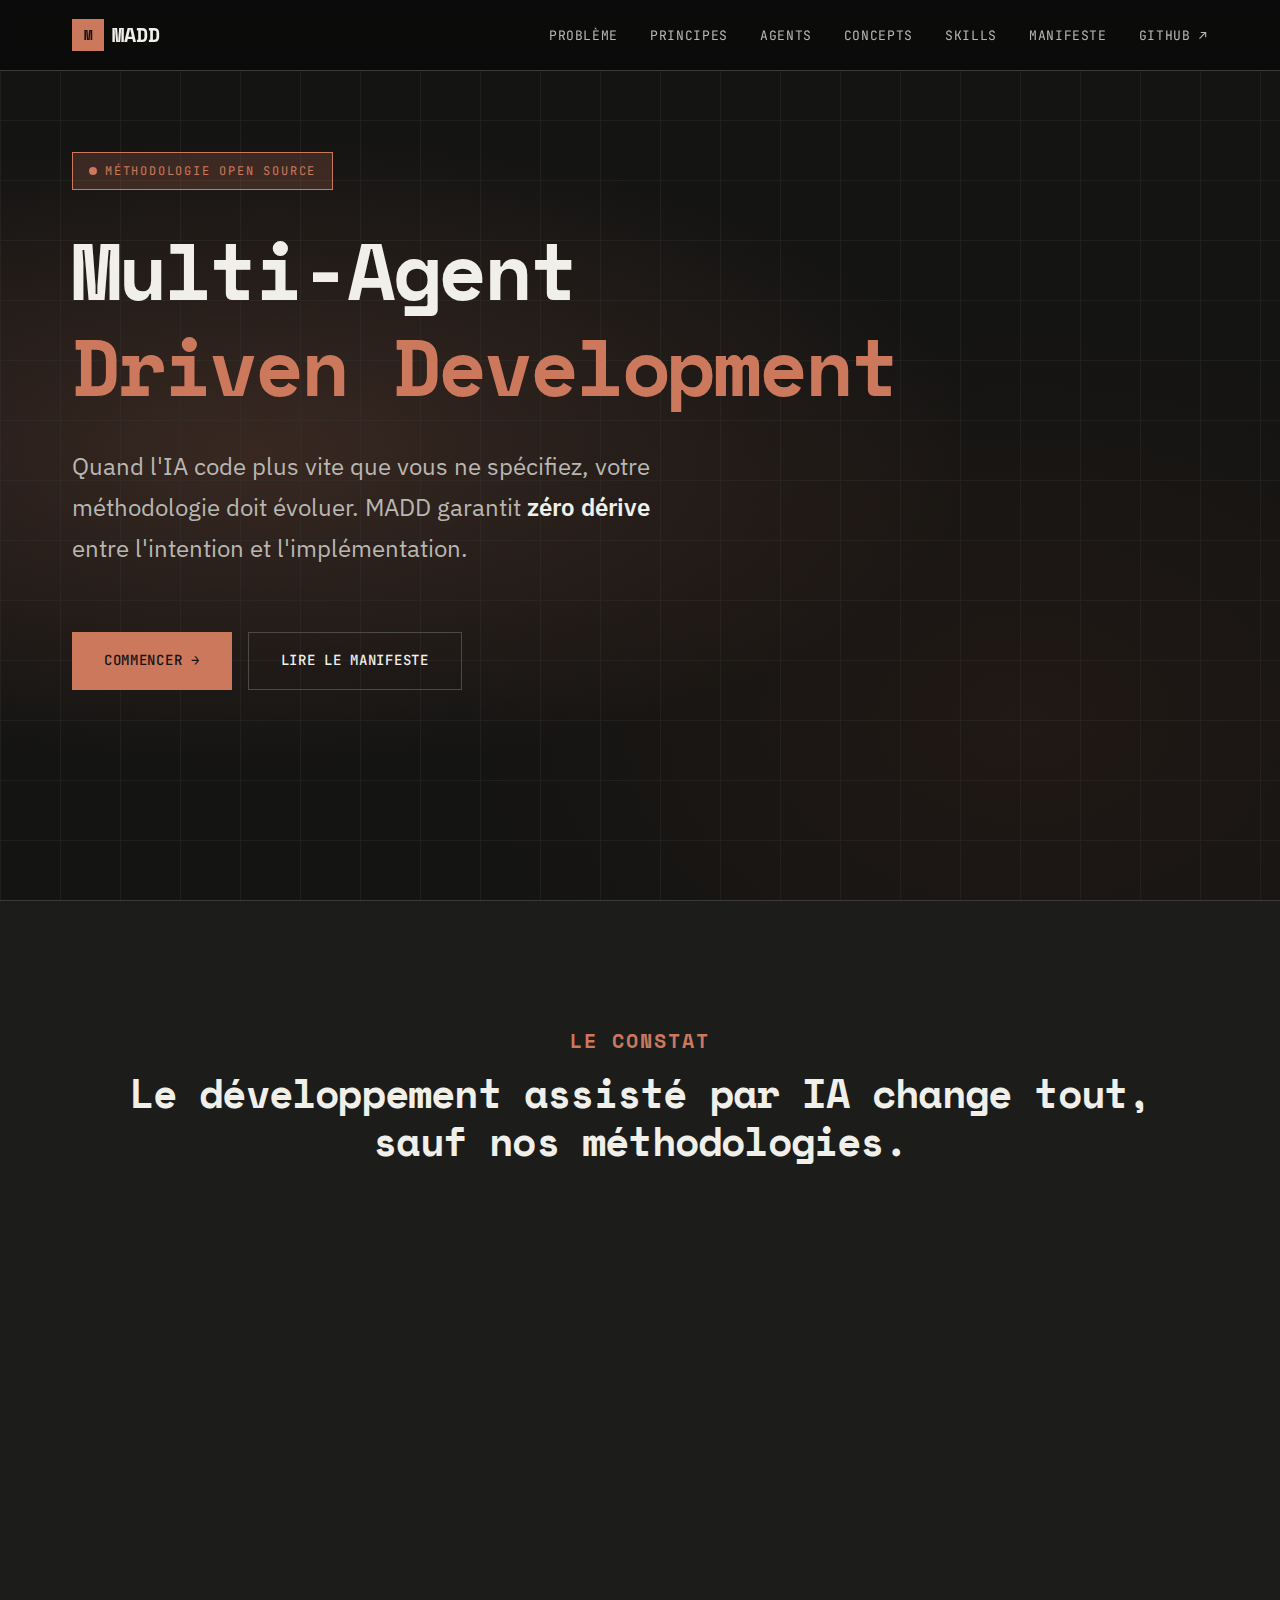
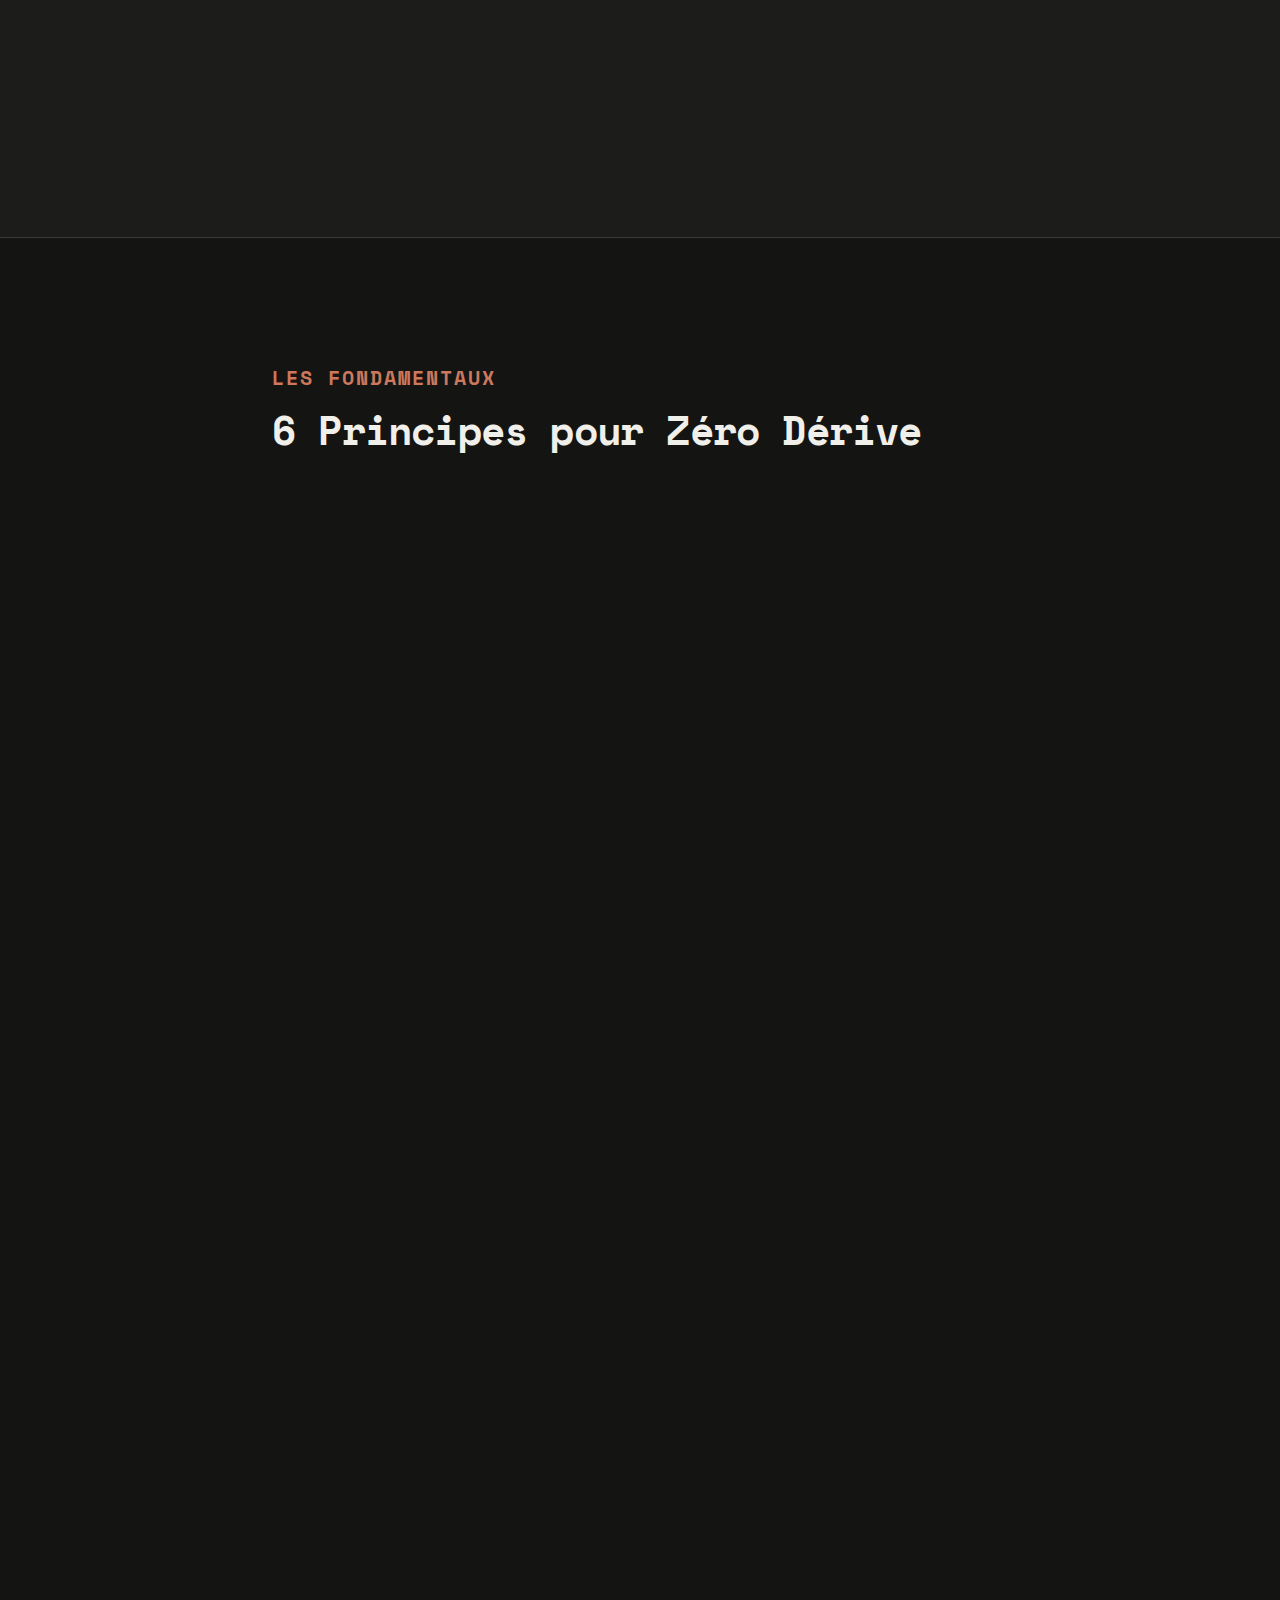
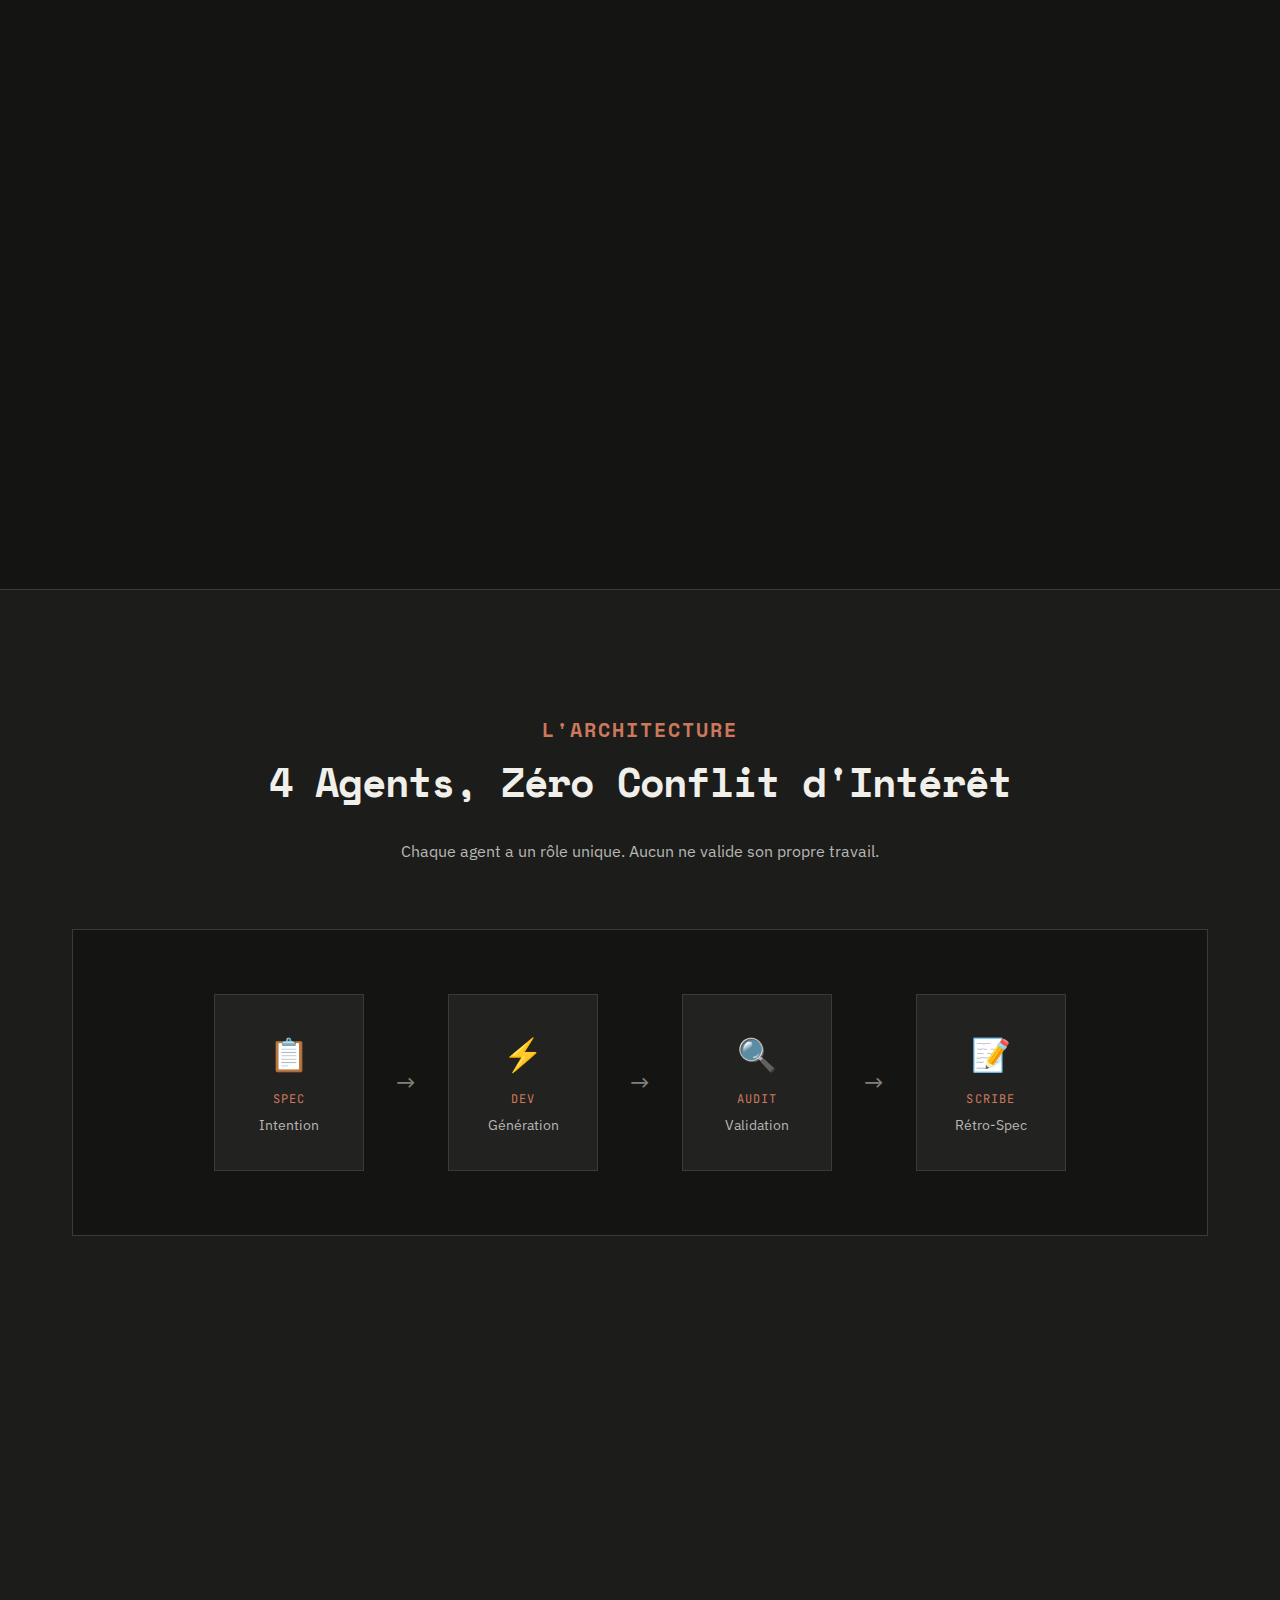
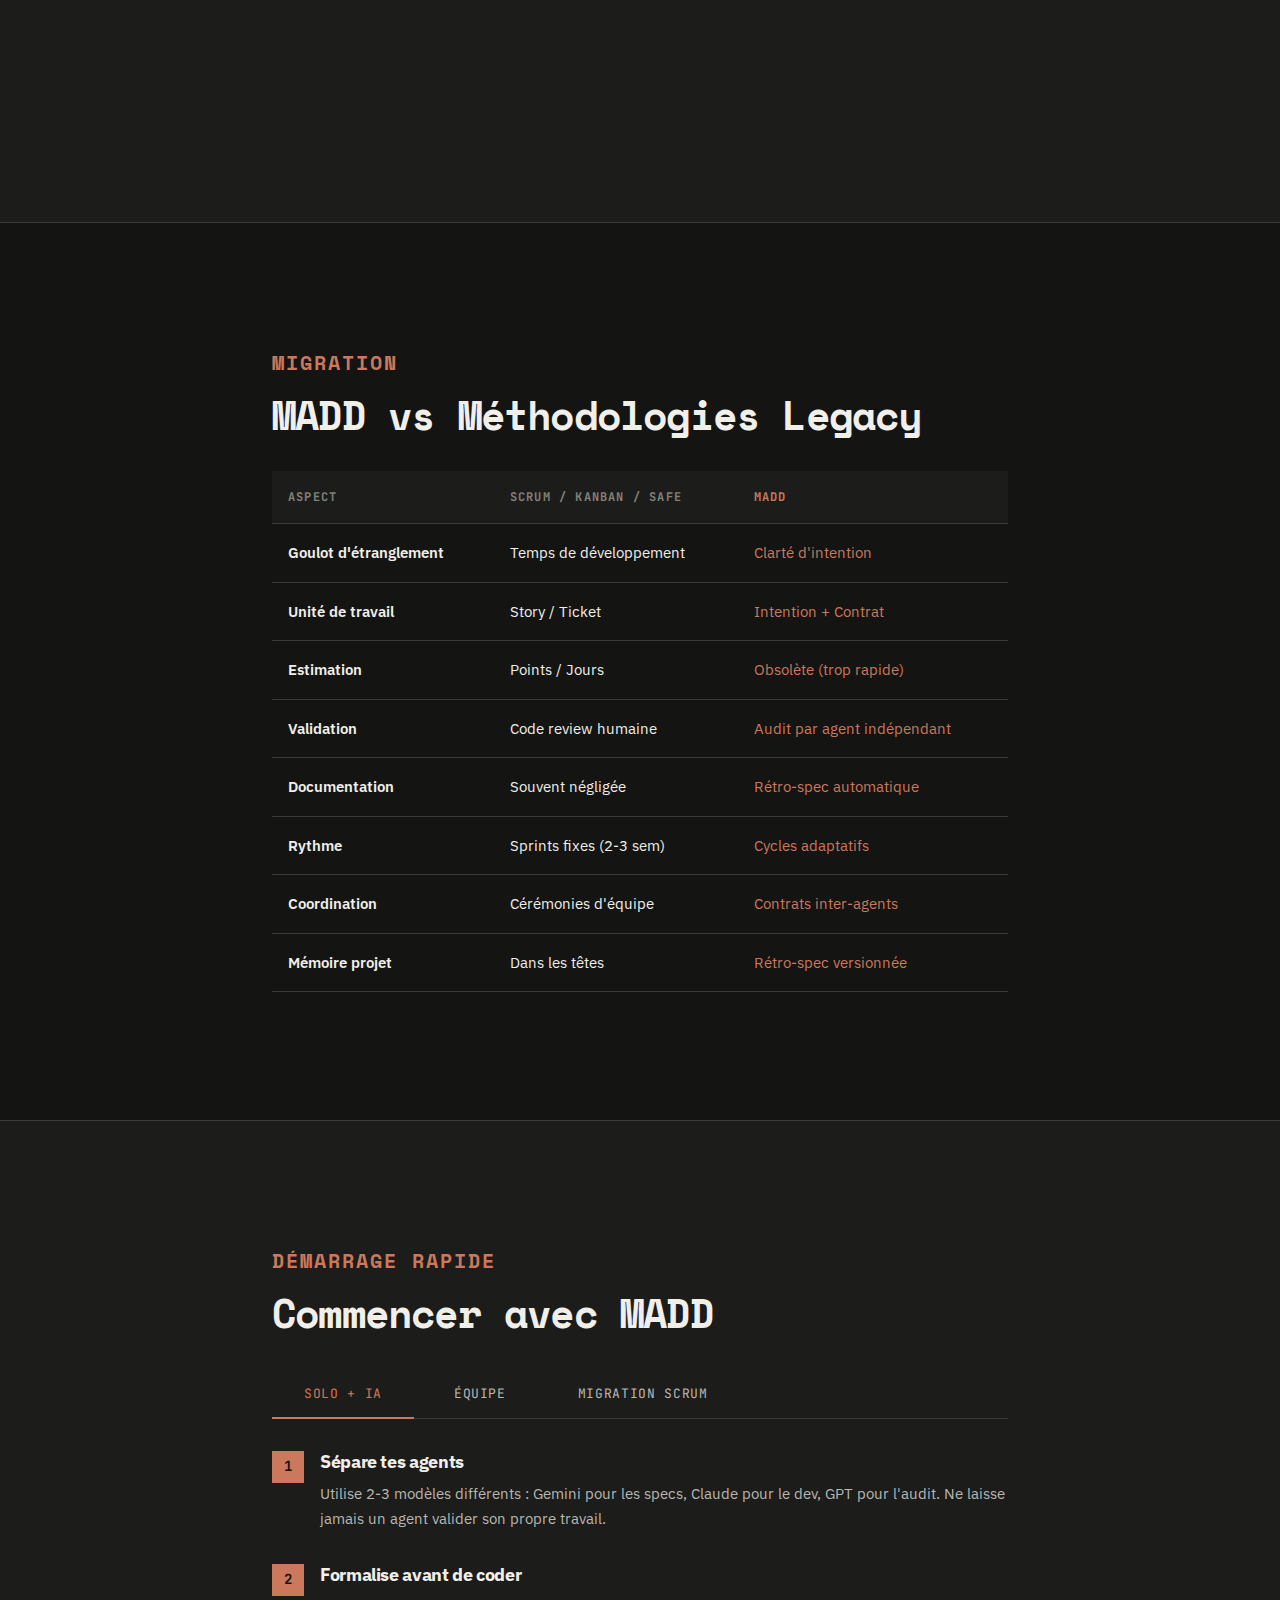
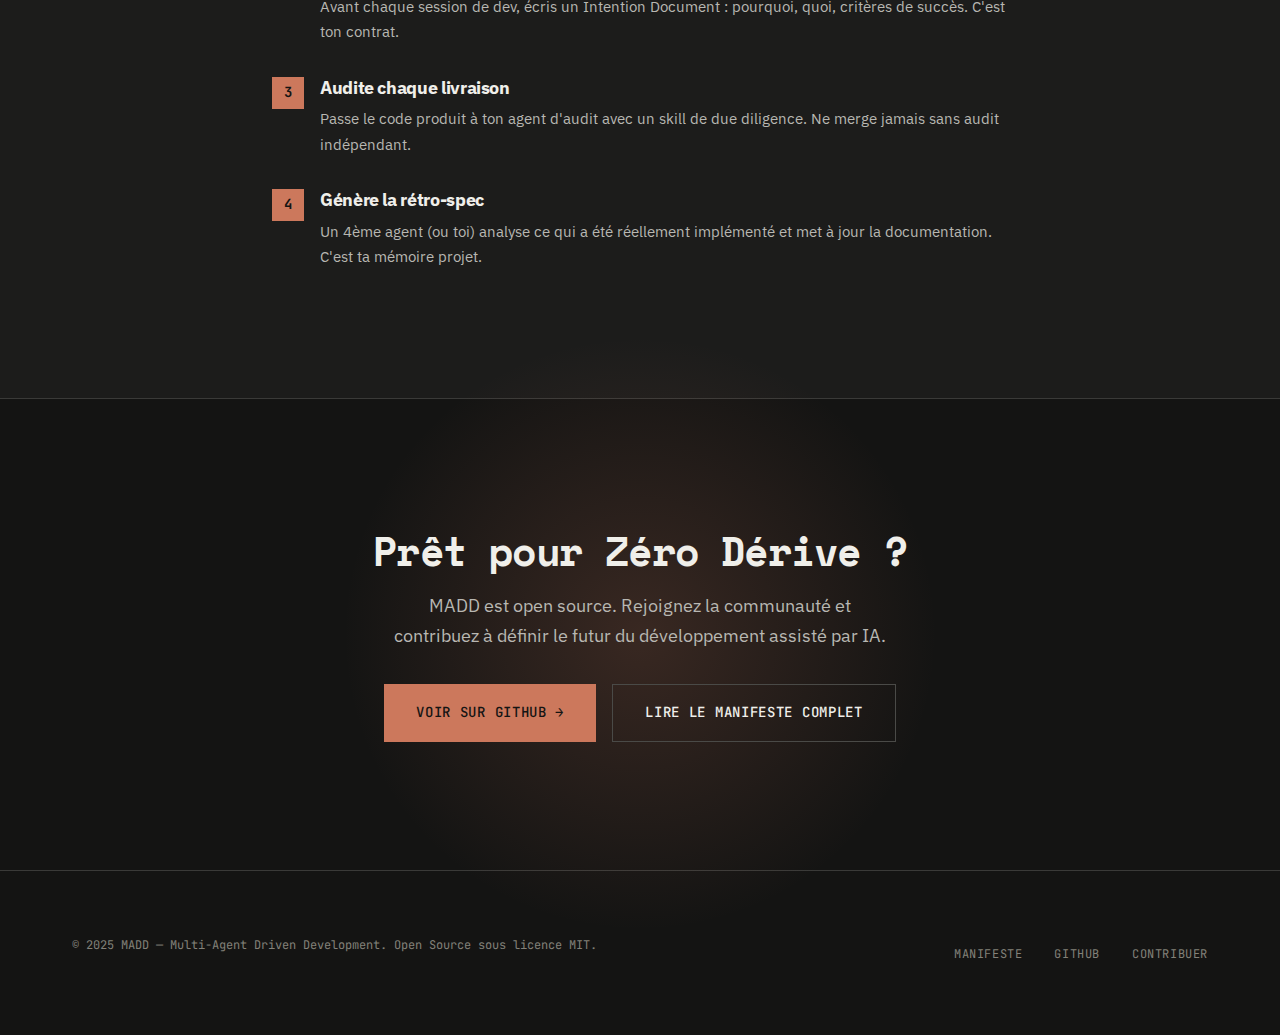
<file: index.html>
<!DOCTYPE html>
<html lang="fr">
<head>
  <meta charset="UTF-8">
  <meta name="viewport" content="width=device-width, initial-scale=1.0">
  <meta name="description" content="MADD - Multi-Agent Driven Development. Une méthodologie pour le développement assisté par IA qui garantit zéro dérive entre l'intention et l'implémentation.">
  <meta name="keywords" content="MADD, Multi-Agent Driven Development, AI development, methodology, Scrum alternative, AI-assisted development, zero drift">

  <title>MADD — Multi-Agent Driven Development</title>
  
  <!-- Fonts -->
  <link rel="preconnect" href="https://fonts.googleapis.com">
  <link rel="preconnect" href="https://fonts.gstatic.com" crossorigin>
  <link href="https://fonts.googleapis.com/css2?family=IBM+Plex+Sans:wght@400;500;600;700&family=JetBrains+Mono:wght@400;500;700&family=Space+Mono:wght@400;700&display=swap" rel="stylesheet">
  
  <!-- Styles -->
  <link rel="stylesheet" href="css/style.css">
  
  <!-- Favicon -->
  <link rel="icon" href="data:image/svg+xml,<svg xmlns='http://www.w3.org/2000/svg' viewBox='0 0 100 100'><rect fill='%2300ff88' width='100' height='100'/><text y='.9em' x='50%' text-anchor='middle' font-size='70' font-family='monospace' fill='%230a0a0a'>M</text></svg>">
</head>
<body>
  
  <!-- Navigation -->
  <nav class="nav">
    <div class="container nav__inner">
      <a href="/" class="nav__logo">
        <span class="nav__logo-icon">M</span>
        <span>MADD</span>
      </a>
      
      <button class="nav__toggle" aria-label="Menu" aria-expanded="false">
        <svg width="24" height="24" viewBox="0 0 24 24" fill="none" stroke="currentColor" stroke-width="2">
          <line x1="3" y1="6" x2="21" y2="6"></line>
          <line x1="3" y1="12" x2="21" y2="12"></line>
          <line x1="3" y1="18" x2="21" y2="18"></line>
        </svg>
      </button>
      
      <ul class="nav__links">
        <li><a href="#problem" class="nav__link">Problème</a></li>
        <li><a href="#principles" class="nav__link">Principes</a></li>
        <li><a href="#agents" class="nav__link">Agents</a></li>
        <li><a href="concepts.html" class="nav__link">Concepts</a></li>
        <li><a href="skills.html" class="nav__link">Skills</a></li>
        <li><a href="manifesto.html" class="nav__link">Manifeste</a></li>
        <li><a href="https://github.com/madd-sh" class="nav__link" target="_blank">GitHub ↗</a></li>
      </ul>
    </div>
  </nav>

  <!-- Hero -->
  <section class="hero">
    <div class="hero__grid"></div>
    <div class="container hero__content">
      <span class="hero__badge">Méthodologie Open Source</span>
      <h1 class="hero__title">
        <span class="hero__title-main">Multi-Agent</span>
        <span class="hero__title-accent">Driven Development</span>
      </h1>
      <p class="hero__subtitle">
        Quand l'IA code plus vite que vous ne spécifiez, votre méthodologie doit évoluer.
        MADD garantit <strong>zéro dérive</strong> entre l'intention et l'implémentation.
      </p>
      <div class="hero__cta">
        <a href="#quickstart" class="btn btn--primary">Commencer →</a>
        <a href="manifesto.html" class="btn btn--secondary">Lire le Manifeste</a>
      </div>
    </div>
  </section>

  <!-- Problem -->
  <section class="problem" id="problem">
    <div class="container">
      <header class="problem__header">
        <h3>Le Constat</h3>
        <h2>Le développement assisté par IA change tout,<br>sauf nos méthodologies.</h2>
      </header>
      
      <div class="problem__grid">
        <article class="problem__card" data-number="01">
          <h3>Dérive Silencieuse</h3>
          <p>L'IA produit du code qui <em>semble</em> correct mais qui s'écarte subtilement de votre intention. Sans le savoir, vous accumulez de la dette technique invisible.</p>
        </article>
        
        <article class="problem__card" data-number="02">
          <h3>Faux Alignement</h3>
          <p>L'agent dit "c'est fait" mais a laissé des TODO, des implémentations partielles, des edge cases ignorés. Le code passe les tests mais ne résout pas le problème.</p>
        </article>
        
        <article class="problem__card" data-number="03">
          <h3>Perte de Contexte</h3>
          <p>Chaque session repart de zéro. Les décisions architecturales se perdent. Les conventions s'érodent. Le projet devient un patchwork incohérent.</p>
        </article>
        
        <article class="problem__card" data-number="04">
          <h3>Validation Biaisée</h3>
          <p>L'agent qui génère le code est le même qui le documente. C'est le renard qui garde le poulailler. L'auto-évaluation masque les problèmes.</p>
        </article>
      </div>
    </div>
  </section>

  <!-- Principles -->
  <section class="principles" id="principles">
    <div class="container container--narrow">
      <h3>Les Fondamentaux</h3>
      <h2>6 Principes pour Zéro Dérive</h2>
      
      <div class="principles__list">
        <article class="principle">
          <span class="principle__number">01</span>
          <div class="principle__content">
            <h3>L'intention est un artefact de première classe</h3>
            <p>L'intention n'est pas une conversation oubliée. C'est un document versionné, structuré, qui répond à "pourquoi" et "quoi" avant tout "comment".</p>
            <p class="principle__change">→ Avant de générer du code, l'intention doit être formalisée et validée.</p>
          </div>
        </article>
        
        <article class="principle">
          <span class="principle__number">02</span>
          <div class="principle__content">
            <h3>Le contrat est exécutable</h3>
            <p>Une spécification qu'on ne peut pas vérifier automatiquement n'est pas un contrat, c'est un souhait. Chaque requirement a des critères de validation automatisables.</p>
            <p class="principle__change">→ Tests, assertions, schemas : le contrat se vérifie lui-même.</p>
          </div>
        </article>
        
        <article class="principle">
          <span class="principle__number">03</span>
          <div class="principle__content">
            <h3>Aucun agent ne valide son propre travail</h3>
            <p>Un agent qui génère du code ne peut pas être la source de vérité sur la qualité de ce code. La validation doit toujours venir d'un agent qui n'a pas participé à la production.</p>
            <p class="principle__change">→ Architecture obligatoire à 4 rôles minimum.</p>
          </div>
        </article>
        
        <article class="principle">
          <span class="principle__number">04</span>
          <div class="principle__content">
            <h3>La rétro-spécification est la mémoire du système</h3>
            <p>Ce qui a été réellement implémenté doit être documenté objectivement, indépendamment de ce que l'agent de développement déclare avoir fait.</p>
            <p class="principle__change">→ Un agent Scribe indépendant analyse le code et produit la vérité.</p>
          </div>
        </article>
        
        <article class="principle">
          <span class="principle__number">05</span>
          <div class="principle__content">
            <h3>Les fondations précèdent les features</h3>
            <p>Quand le coût marginal de développement baisse, investir dans l'architecture devient rationnel. On priorise ce qui dé-risque la suite.</p>
            <p class="principle__change">→ Le séquençage favorise la solidité, pas l'impression immédiate.</p>
          </div>
        </article>
        
        <article class="principle">
          <span class="principle__number">06</span>
          <div class="principle__content">
            <h3>Les skills sont des contrats de connaissance</h3>
            <p>L'IA a des données d'entraînement obsolètes. Les skills injectent la connaissance à jour et définissent les critères de qualité entre phases.</p>
            <p class="principle__change">→ Chaque transition est médiatisée par un skill explicite.</p>
          </div>
        </article>
      </div>
    </div>
  </section>

  <!-- Agents -->
  <section class="agents" id="agents">
    <div class="container">
      <header class="agents__header">
        <h3>L'Architecture</h3>
        <h2>4 Agents, Zéro Conflit d'Intérêt</h2>
        <p>Chaque agent a un rôle unique. Aucun ne valide son propre travail.</p>
      </header>
      
      <div class="agents__diagram">
        <div class="agents__flow">
          <div class="agent-box">
            <div class="agent-box__icon">📋</div>
            <div class="agent-box__name">Spec</div>
            <div class="agent-box__role">Intention</div>
          </div>
          <span class="agent-arrow">→</span>
          <div class="agent-box">
            <div class="agent-box__icon">⚡</div>
            <div class="agent-box__name">Dev</div>
            <div class="agent-box__role">Génération</div>
          </div>
          <span class="agent-arrow">→</span>
          <div class="agent-box">
            <div class="agent-box__icon">🔍</div>
            <div class="agent-box__name">Audit</div>
            <div class="agent-box__role">Validation</div>
          </div>
          <span class="agent-arrow">→</span>
          <div class="agent-box">
            <div class="agent-box__icon">📝</div>
            <div class="agent-box__name">Scribe</div>
            <div class="agent-box__role">Rétro-Spec</div>
          </div>
        </div>
      </div>
      
      <div class="agents__grid">
        <article class="agent-card">
          <div class="agent-card__header">
            <div class="agent-card__icon">📋</div>
            <span class="agent-card__name">Agent Spec</span>
          </div>
          <p>L'Architecte d'Intention. Formalise le "pourquoi" et le "quoi".</p>
          <ul class="agent-card__list">
            <li>Produit l'Intention Document</li>
            <li>Définit les critères de validation</li>
            <li>Structure le contrat exécutable</li>
          </ul>
        </article>
        
        <article class="agent-card">
          <div class="agent-card__header">
            <div class="agent-card__icon">⚡</div>
            <span class="agent-card__name">Agent Dev</span>
          </div>
          <p>Le Développeur. Transforme l'intention en code.</p>
          <ul class="agent-card__list">
            <li>Génère l'implémentation</li>
            <li>Respecte le contrat</li>
            <li>Documente ses choix techniques</li>
          </ul>
        </article>
        
        <article class="agent-card">
          <div class="agent-card__header">
            <div class="agent-card__icon">🔍</div>
            <span class="agent-card__name">Agent Audit</span>
          </div>
          <p>Le Vérificateur. Audite sans complaisance.</p>
          <ul class="agent-card__list">
            <li>Analyse le code produit</li>
            <li>Vérifie l'alignement intention/code</li>
            <li>Identifie les dérives et risques</li>
          </ul>
        </article>
        
        <article class="agent-card">
          <div class="agent-card__header">
            <div class="agent-card__icon">📝</div>
            <span class="agent-card__name">Agent Scribe</span>
          </div>
          <p>Le Témoin. Documente la réalité objective.</p>
          <ul class="agent-card__list">
            <li>Analyse ce qui existe vraiment</li>
            <li>Compare specs vs réalité</li>
            <li>Produit la rétro-spécification</li>
          </ul>
        </article>
      </div>
    </div>
  </section>

  <!-- Comparison -->
  <section class="comparison" id="comparison">
    <div class="container container--narrow">
      <h3>Migration</h3>
      <h2>MADD vs Méthodologies Legacy</h2>
      
      <div class="comparison__table-wrapper">
        <table class="comparison__table">
          <thead>
            <tr>
              <th>Aspect</th>
              <th>Scrum / Kanban / SAFe</th>
              <th>MADD</th>
            </tr>
          </thead>
          <tbody>
            <tr>
              <td>Goulot d'étranglement</td>
              <td>Temps de développement</td>
              <td>Clarté d'intention</td>
            </tr>
            <tr>
              <td>Unité de travail</td>
              <td>Story / Ticket</td>
              <td>Intention + Contrat</td>
            </tr>
            <tr>
              <td>Estimation</td>
              <td>Points / Jours</td>
              <td>Obsolète (trop rapide)</td>
            </tr>
            <tr>
              <td>Validation</td>
              <td>Code review humaine</td>
              <td>Audit par agent indépendant</td>
            </tr>
            <tr>
              <td>Documentation</td>
              <td>Souvent négligée</td>
              <td>Rétro-spec automatique</td>
            </tr>
            <tr>
              <td>Rythme</td>
              <td>Sprints fixes (2-3 sem)</td>
              <td>Cycles adaptatifs</td>
            </tr>
            <tr>
              <td>Coordination</td>
              <td>Cérémonies d'équipe</td>
              <td>Contrats inter-agents</td>
            </tr>
            <tr>
              <td>Mémoire projet</td>
              <td>Dans les têtes</td>
              <td>Rétro-spec versionnée</td>
            </tr>
          </tbody>
        </table>
      </div>
    </div>
  </section>

  <!-- Quickstart -->
  <section class="quickstart" id="quickstart">
    <div class="container container--narrow">
      <h3>Démarrage Rapide</h3>
      <h2>Commencer avec MADD</h2>
      
      <div class="quickstart__tabs">
        <button class="quickstart__tab quickstart__tab--active" data-tab="tab-solo">Solo + IA</button>
        <button class="quickstart__tab" data-tab="tab-team">Équipe</button>
        <button class="quickstart__tab" data-tab="tab-migration">Migration Scrum</button>
      </div>
      
      <div id="tab-solo" class="quickstart__content quickstart__content--active">
        <div class="quickstart__steps">
          <div class="quickstart__step">
            <span class="quickstart__step-number">1</span>
            <div>
              <h4>Sépare tes agents</h4>
              <p>Utilise 2-3 modèles différents : Gemini pour les specs, Claude pour le dev, GPT pour l'audit. Ne laisse jamais un agent valider son propre travail.</p>
            </div>
          </div>
          <div class="quickstart__step">
            <span class="quickstart__step-number">2</span>
            <div>
              <h4>Formalise avant de coder</h4>
              <p>Avant chaque session de dev, écris un Intention Document : pourquoi, quoi, critères de succès. C'est ton contrat.</p>
            </div>
          </div>
          <div class="quickstart__step">
            <span class="quickstart__step-number">3</span>
            <div>
              <h4>Audite chaque livraison</h4>
              <p>Passe le code produit à ton agent d'audit avec un skill de due diligence. Ne merge jamais sans audit indépendant.</p>
            </div>
          </div>
          <div class="quickstart__step">
            <span class="quickstart__step-number">4</span>
            <div>
              <h4>Génère la rétro-spec</h4>
              <p>Un 4ème agent (ou toi) analyse ce qui a été réellement implémenté et met à jour la documentation. C'est ta mémoire projet.</p>
            </div>
          </div>
        </div>
      </div>
      
      <div id="tab-team" class="quickstart__content">
        <div class="quickstart__steps">
          <div class="quickstart__step">
            <span class="quickstart__step-number">1</span>
            <div>
              <h4>Assigne les rôles</h4>
              <p>Architecte d'Intention (PM/PO), Orchestrateur d'Agents (dev senior), Arbitre d'Alignement (QA ou pair). Chaque rôle est responsable d'une phase.</p>
            </div>
          </div>
          <div class="quickstart__step">
            <span class="quickstart__step-number">2</span>
            <div>
              <h4>Centralise les skills</h4>
              <p>Un repo partagé avec tous les skills : Spec Skill, Dev Skill, Audit Skill, Retro-Spec Skill. Versionnés comme du code.</p>
            </div>
          </div>
          <div class="quickstart__step">
            <span class="quickstart__step-number">3</span>
            <div>
              <h4>Rétro-spec comme source de vérité</h4>
              <p>La rétro-spécification est partagée et mise à jour à chaque cycle. C'est le point de départ de toute nouvelle itération.</p>
            </div>
          </div>
        </div>
      </div>
      
      <div id="tab-migration" class="quickstart__content">
        <div class="quickstart__steps">
          <div class="quickstart__step">
            <span class="quickstart__step-number">1</span>
            <div>
              <h4>Sprints → Cycles d'intention</h4>
              <p>Plus de durée fixe. Un cycle commence quand une intention est formalisée et se termine quand la rétro-spec est validée.</p>
            </div>
          </div>
          <div class="quickstart__step">
            <span class="quickstart__step-number">2</span>
            <div>
              <h4>Stories → Intention Docs + Contrats</h4>
              <p>Chaque story devient un Intention Document avec des critères de validation exécutables. Plus de "c'est bon pour moi".</p>
            </div>
          </div>
          <div class="quickstart__step">
            <span class="quickstart__step-number">3</span>
            <div>
              <h4>Definition of Done → Skill d'Audit</h4>
              <p>La DoD devient un skill formel que l'agent d'audit exécute. Vérifiable, reproductible, non-négociable.</p>
            </div>
          </div>
          <div class="quickstart__step">
            <span class="quickstart__step-number">4</span>
            <div>
              <h4>Rétrospectives → Consolidations</h4>
              <p>Plus de "comment améliorer le process". On consolide les rétro-specs et on améliore les skills.</p>
            </div>
          </div>
        </div>
      </div>
    </div>
  </section>

  <!-- CTA -->
  <section class="cta">
    <div class="container cta__content">
      <h2>Prêt pour Zéro Dérive ?</h2>
      <p>MADD est open source. Rejoignez la communauté et contribuez à définir le futur du développement assisté par IA.</p>
      <div class="hero__cta">
        <a href="https://github.com/madd-sh" class="btn btn--primary" target="_blank">Voir sur GitHub →</a>
        <a href="manifesto.html" class="btn btn--secondary">Lire le Manifeste Complet</a>
      </div>
    </div>
  </section>

  <!-- Footer -->
  <footer class="footer">
    <div class="container footer__inner">
      <p class="footer__copy">© 2025 MADD — Multi-Agent Driven Development. Open Source sous licence MIT.</p>
      <ul class="footer__links">
        <li><a href="manifesto.html" class="footer__link">Manifeste</a></li>
        <li><a href="https://github.com/madd-sh" class="footer__link" target="_blank">GitHub</a></li>
        <li><a href="#" class="footer__link">Contribuer</a></li>
      </ul>
    </div>
  </footer>

  <script src="js/main.js"></script>
</body>
</html>
</file>
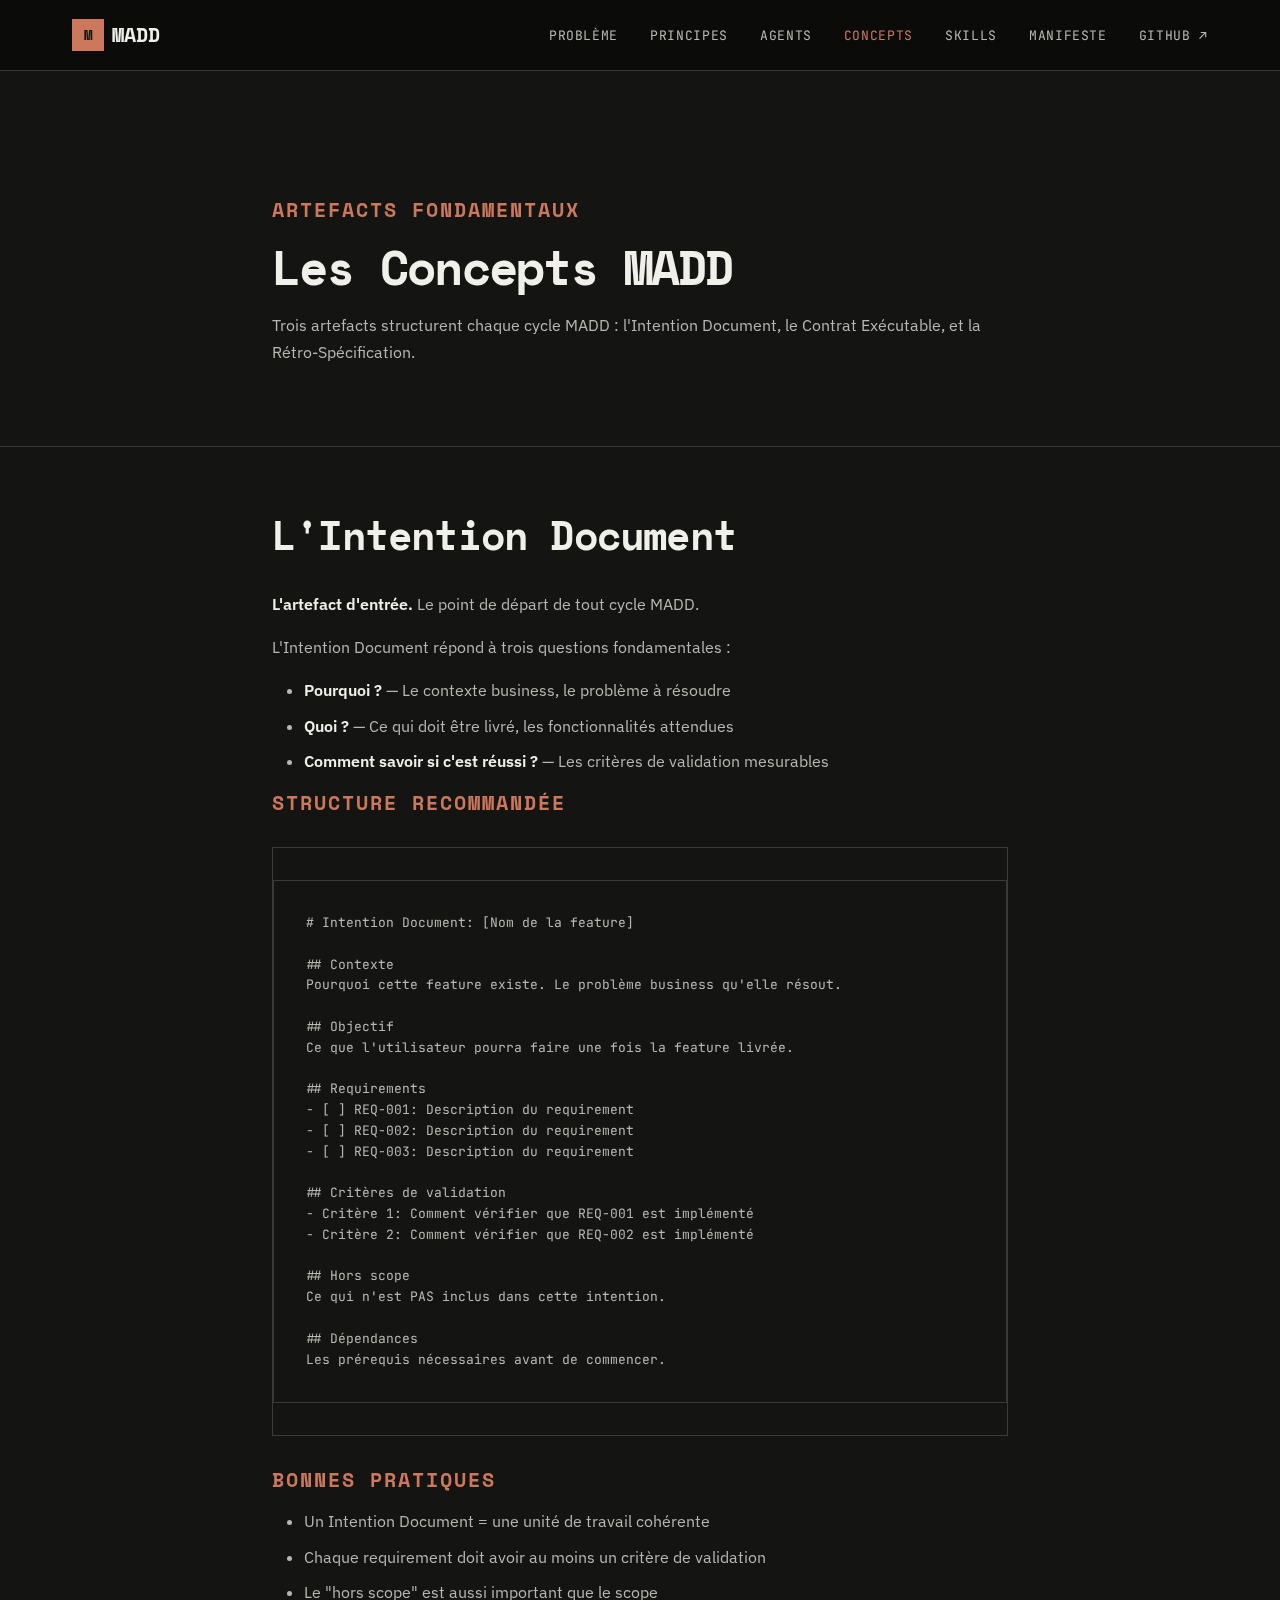
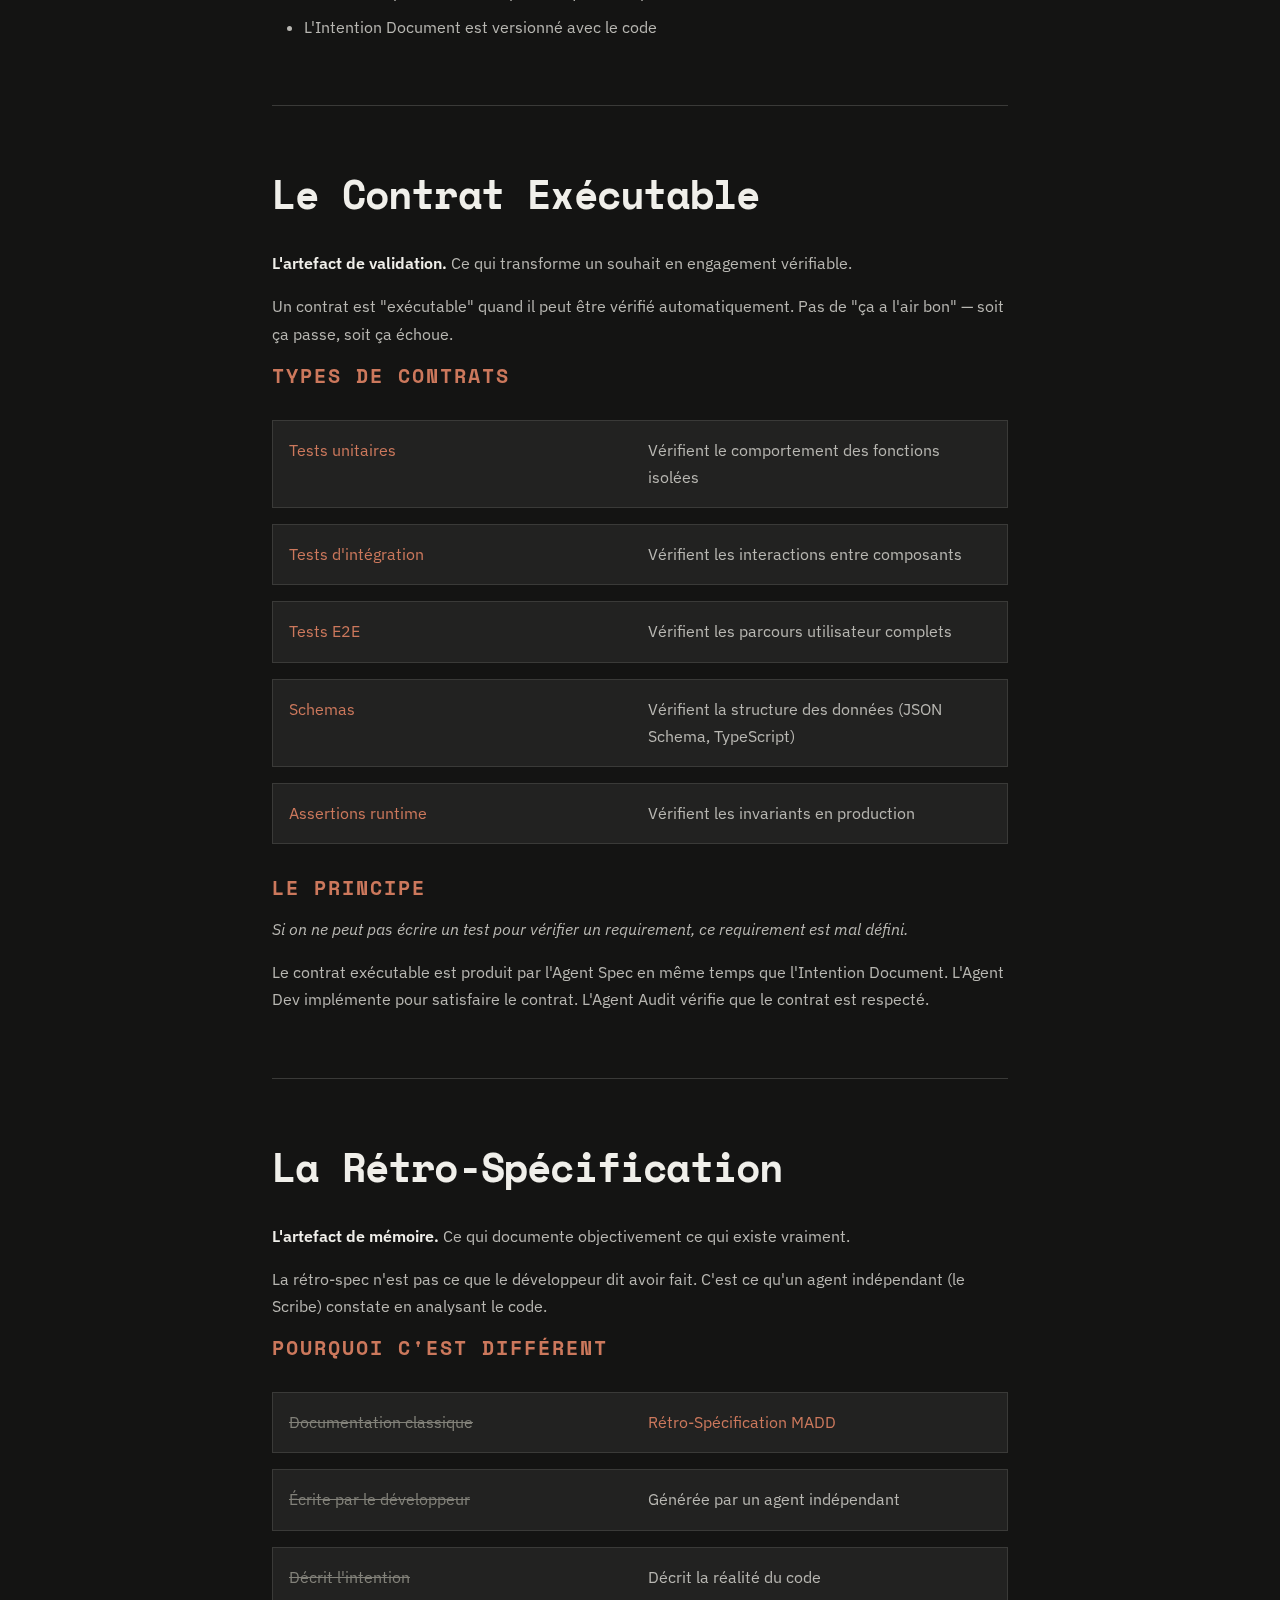
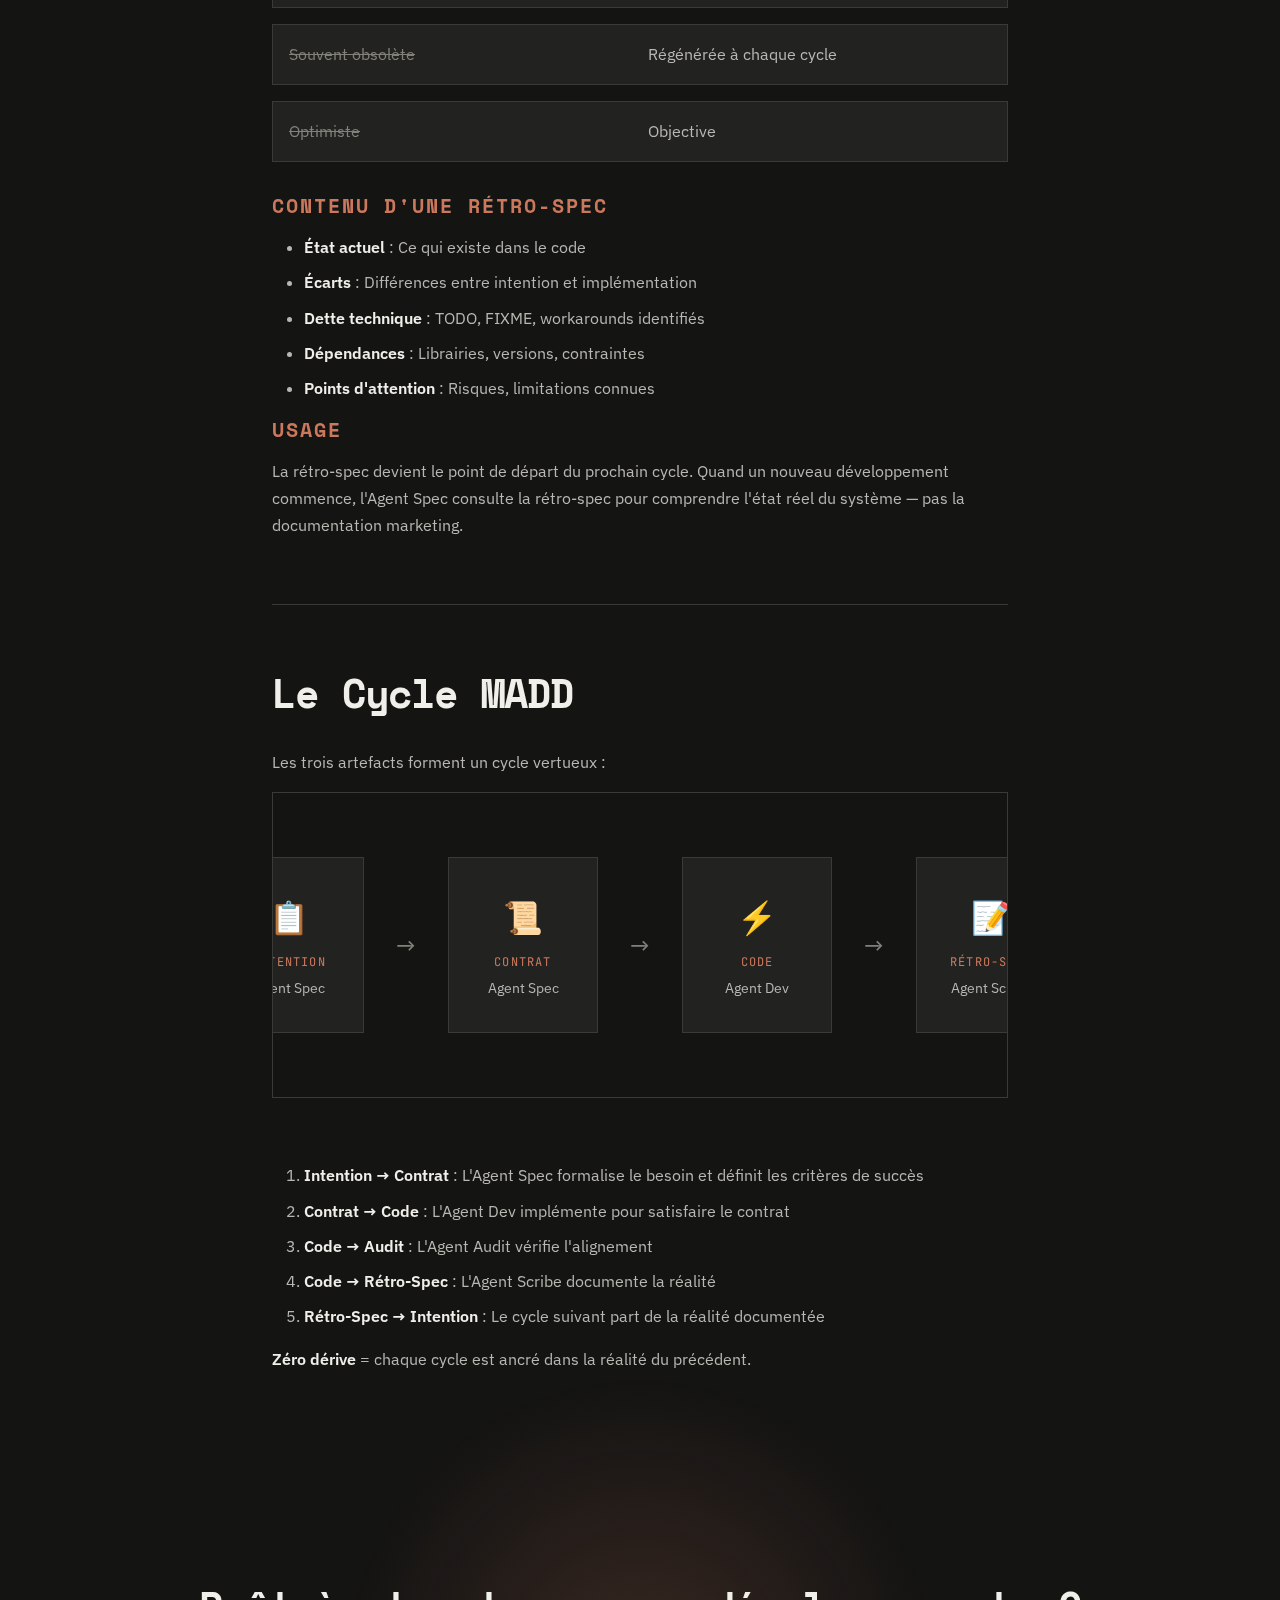
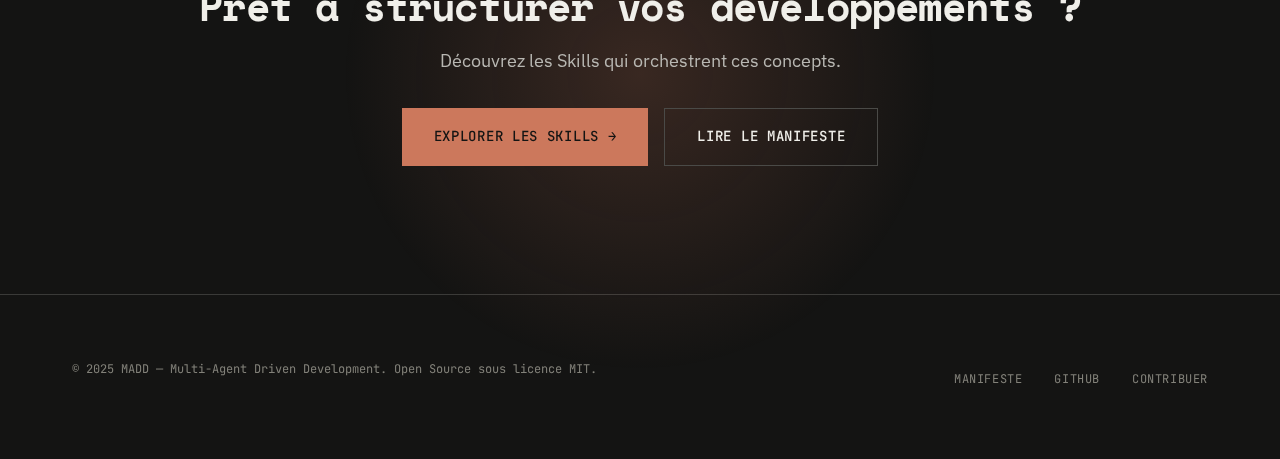
<file: concepts.html>
<!DOCTYPE html>
<html lang="fr">
<head>
  <meta charset="UTF-8">
  <meta name="viewport" content="width=device-width, initial-scale=1.0">
  <meta name="description" content="Les concepts MADD - Intention Document, Contrat Exécutable, Rétro-Spécification. Les artefacts fondamentaux du Multi-Agent Driven Development.">

  <title>Concepts — MADD</title>

  <!-- Fonts -->
  <link rel="preconnect" href="https://fonts.googleapis.com">
  <link rel="preconnect" href="https://fonts.gstatic.com" crossorigin>
  <link href="https://fonts.googleapis.com/css2?family=IBM+Plex+Sans:wght@400;500;600;700&family=JetBrains+Mono:wght@400;500;700&family=Space+Mono:wght@400;700&display=swap" rel="stylesheet">

  <!-- Styles -->
  <link rel="stylesheet" href="css/style.css">

  <!-- Favicon -->
  <link rel="icon" href="data:image/svg+xml,<svg xmlns='http://www.w3.org/2000/svg' viewBox='0 0 100 100'><rect fill='%23CC785C' width='100' height='100'/><text y='.9em' x='50%' text-anchor='middle' font-size='70' font-family='monospace' fill='%23141413'>M</text></svg>">
</head>
<body>

  <!-- Navigation -->
  <nav class="nav">
    <div class="container nav__inner">
      <a href="/" class="nav__logo">
        <span class="nav__logo-icon">M</span>
        <span>MADD</span>
      </a>

      <button class="nav__toggle" aria-label="Menu" aria-expanded="false">
        <svg width="24" height="24" viewBox="0 0 24 24" fill="none" stroke="currentColor" stroke-width="2">
          <line x1="3" y1="6" x2="21" y2="6"></line>
          <line x1="3" y1="12" x2="21" y2="12"></line>
          <line x1="3" y1="18" x2="21" y2="18"></line>
        </svg>
      </button>

      <ul class="nav__links">
        <li><a href="index.html#problem" class="nav__link">Problème</a></li>
        <li><a href="index.html#principles" class="nav__link">Principes</a></li>
        <li><a href="index.html#agents" class="nav__link">Agents</a></li>
        <li><a href="concepts.html" class="nav__link nav__link--active">Concepts</a></li>
        <li><a href="skills.html" class="nav__link">Skills</a></li>
        <li><a href="manifesto.html" class="nav__link">Manifeste</a></li>
        <li><a href="https://github.com/madd-sh" class="nav__link" target="_blank">GitHub ↗</a></li>
      </ul>
    </div>
  </nav>

  <!-- Page Header -->
  <header class="page-header">
    <div class="container container--narrow">
      <h3>Artefacts Fondamentaux</h3>
      <h1>Les Concepts MADD</h1>
      <p>Trois artefacts structurent chaque cycle MADD : l'Intention Document, le Contrat Exécutable, et la Rétro-Spécification.</p>
    </div>
  </header>

  <!-- Page Content -->
  <main class="page-content">
    <div class="container container--narrow">

      <!-- Intention Document -->
      <h2 id="intention">L'Intention Document</h2>

      <p><strong>L'artefact d'entrée.</strong> Le point de départ de tout cycle MADD.</p>

      <p>L'Intention Document répond à trois questions fondamentales :</p>
      <ul>
        <li><strong>Pourquoi ?</strong> — Le contexte business, le problème à résoudre</li>
        <li><strong>Quoi ?</strong> — Ce qui doit être livré, les fonctionnalités attendues</li>
        <li><strong>Comment savoir si c'est réussi ?</strong> — Les critères de validation mesurables</li>
      </ul>

      <h3>Structure recommandée</h3>

      <div class="code-block">
        <pre><code># Intention Document: [Nom de la feature]

## Contexte
Pourquoi cette feature existe. Le problème business qu'elle résout.

## Objectif
Ce que l'utilisateur pourra faire une fois la feature livrée.

## Requirements
- [ ] REQ-001: Description du requirement
- [ ] REQ-002: Description du requirement
- [ ] REQ-003: Description du requirement

## Critères de validation
- Critère 1: Comment vérifier que REQ-001 est implémenté
- Critère 2: Comment vérifier que REQ-002 est implémenté

## Hors scope
Ce qui n'est PAS inclus dans cette intention.

## Dépendances
Les prérequis nécessaires avant de commencer.</code></pre>
      </div>

      <h3>Bonnes pratiques</h3>
      <ul>
        <li>Un Intention Document = une unité de travail cohérente</li>
        <li>Chaque requirement doit avoir au moins un critère de validation</li>
        <li>Le "hors scope" est aussi important que le scope</li>
        <li>L'Intention Document est versionné avec le code</li>
      </ul>

      <!-- Contrat Exécutable -->
      <h2 id="contrat">Le Contrat Exécutable</h2>

      <p><strong>L'artefact de validation.</strong> Ce qui transforme un souhait en engagement vérifiable.</p>

      <p>Un contrat est "exécutable" quand il peut être vérifié automatiquement. Pas de "ça a l'air bon" — soit ça passe, soit ça échoue.</p>

      <h3>Types de contrats</h3>

      <div class="not-table">
        <div class="not-row">
          <span class="not-row__left" style="text-decoration: none; color: var(--color-accent);">Tests unitaires</span>
          <span class="not-row__right">Vérifient le comportement des fonctions isolées</span>
        </div>
        <div class="not-row">
          <span class="not-row__left" style="text-decoration: none; color: var(--color-accent);">Tests d'intégration</span>
          <span class="not-row__right">Vérifient les interactions entre composants</span>
        </div>
        <div class="not-row">
          <span class="not-row__left" style="text-decoration: none; color: var(--color-accent);">Tests E2E</span>
          <span class="not-row__right">Vérifient les parcours utilisateur complets</span>
        </div>
        <div class="not-row">
          <span class="not-row__left" style="text-decoration: none; color: var(--color-accent);">Schemas</span>
          <span class="not-row__right">Vérifient la structure des données (JSON Schema, TypeScript)</span>
        </div>
        <div class="not-row">
          <span class="not-row__left" style="text-decoration: none; color: var(--color-accent);">Assertions runtime</span>
          <span class="not-row__right">Vérifient les invariants en production</span>
        </div>
      </div>

      <h3>Le principe</h3>
      <p><em>Si on ne peut pas écrire un test pour vérifier un requirement, ce requirement est mal défini.</em></p>

      <p>Le contrat exécutable est produit par l'Agent Spec en même temps que l'Intention Document. L'Agent Dev implémente pour satisfaire le contrat. L'Agent Audit vérifie que le contrat est respecté.</p>

      <!-- Rétro-Spécification -->
      <h2 id="retrospec">La Rétro-Spécification</h2>

      <p><strong>L'artefact de mémoire.</strong> Ce qui documente objectivement ce qui existe vraiment.</p>

      <p>La rétro-spec n'est pas ce que le développeur dit avoir fait. C'est ce qu'un agent indépendant (le Scribe) constate en analysant le code.</p>

      <h3>Pourquoi c'est différent</h3>

      <div class="not-table">
        <div class="not-row">
          <span class="not-row__left">Documentation classique</span>
          <span class="not-row__right" style="color: var(--color-accent);">Rétro-Spécification MADD</span>
        </div>
        <div class="not-row">
          <span class="not-row__left">Écrite par le développeur</span>
          <span class="not-row__right">Générée par un agent indépendant</span>
        </div>
        <div class="not-row">
          <span class="not-row__left">Décrit l'intention</span>
          <span class="not-row__right">Décrit la réalité du code</span>
        </div>
        <div class="not-row">
          <span class="not-row__left">Souvent obsolète</span>
          <span class="not-row__right">Régénérée à chaque cycle</span>
        </div>
        <div class="not-row">
          <span class="not-row__left">Optimiste</span>
          <span class="not-row__right">Objective</span>
        </div>
      </div>

      <h3>Contenu d'une rétro-spec</h3>
      <ul>
        <li><strong>État actuel</strong> : Ce qui existe dans le code</li>
        <li><strong>Écarts</strong> : Différences entre intention et implémentation</li>
        <li><strong>Dette technique</strong> : TODO, FIXME, workarounds identifiés</li>
        <li><strong>Dépendances</strong> : Librairies, versions, contraintes</li>
        <li><strong>Points d'attention</strong> : Risques, limitations connues</li>
      </ul>

      <h3>Usage</h3>
      <p>La rétro-spec devient le point de départ du prochain cycle. Quand un nouveau développement commence, l'Agent Spec consulte la rétro-spec pour comprendre l'état réel du système — pas la documentation marketing.</p>

      <!-- Cycle complet -->
      <h2 id="cycle">Le Cycle MADD</h2>

      <p>Les trois artefacts forment un cycle vertueux :</p>

      <div class="agents__diagram">
        <div class="agents__flow" style="min-width: 500px;">
          <div class="agent-box">
            <div class="agent-box__icon">📋</div>
            <div class="agent-box__name">Intention</div>
            <div class="agent-box__role">Agent Spec</div>
          </div>
          <span class="agent-arrow">→</span>
          <div class="agent-box">
            <div class="agent-box__icon">📜</div>
            <div class="agent-box__name">Contrat</div>
            <div class="agent-box__role">Agent Spec</div>
          </div>
          <span class="agent-arrow">→</span>
          <div class="agent-box">
            <div class="agent-box__icon">⚡</div>
            <div class="agent-box__name">Code</div>
            <div class="agent-box__role">Agent Dev</div>
          </div>
          <span class="agent-arrow">→</span>
          <div class="agent-box">
            <div class="agent-box__icon">📝</div>
            <div class="agent-box__name">Rétro-Spec</div>
            <div class="agent-box__role">Agent Scribe</div>
          </div>
        </div>
      </div>

      <ol>
        <li><strong>Intention → Contrat</strong> : L'Agent Spec formalise le besoin et définit les critères de succès</li>
        <li><strong>Contrat → Code</strong> : L'Agent Dev implémente pour satisfaire le contrat</li>
        <li><strong>Code → Audit</strong> : L'Agent Audit vérifie l'alignement</li>
        <li><strong>Code → Rétro-Spec</strong> : L'Agent Scribe documente la réalité</li>
        <li><strong>Rétro-Spec → Intention</strong> : Le cycle suivant part de la réalité documentée</li>
      </ol>

      <p><strong>Zéro dérive</strong> = chaque cycle est ancré dans la réalité du précédent.</p>

    </div>
  </main>

  <!-- CTA -->
  <section class="cta">
    <div class="container cta__content">
      <h2>Prêt à structurer vos développements ?</h2>
      <p>Découvrez les Skills qui orchestrent ces concepts.</p>
      <div class="hero__cta">
        <a href="skills.html" class="btn btn--primary">Explorer les Skills →</a>
        <a href="manifesto.html" class="btn btn--secondary">Lire le Manifeste</a>
      </div>
    </div>
  </section>

  <!-- Footer -->
  <footer class="footer">
    <div class="container footer__inner">
      <p class="footer__copy">© 2025 MADD — Multi-Agent Driven Development. Open Source sous licence MIT.</p>
      <ul class="footer__links">
        <li><a href="manifesto.html" class="footer__link">Manifeste</a></li>
        <li><a href="https://github.com/madd-sh" class="footer__link" target="_blank">GitHub</a></li>
        <li><a href="#" class="footer__link">Contribuer</a></li>
      </ul>
    </div>
  </footer>

  <script src="js/main.js"></script>
</body>
</html>
</file>
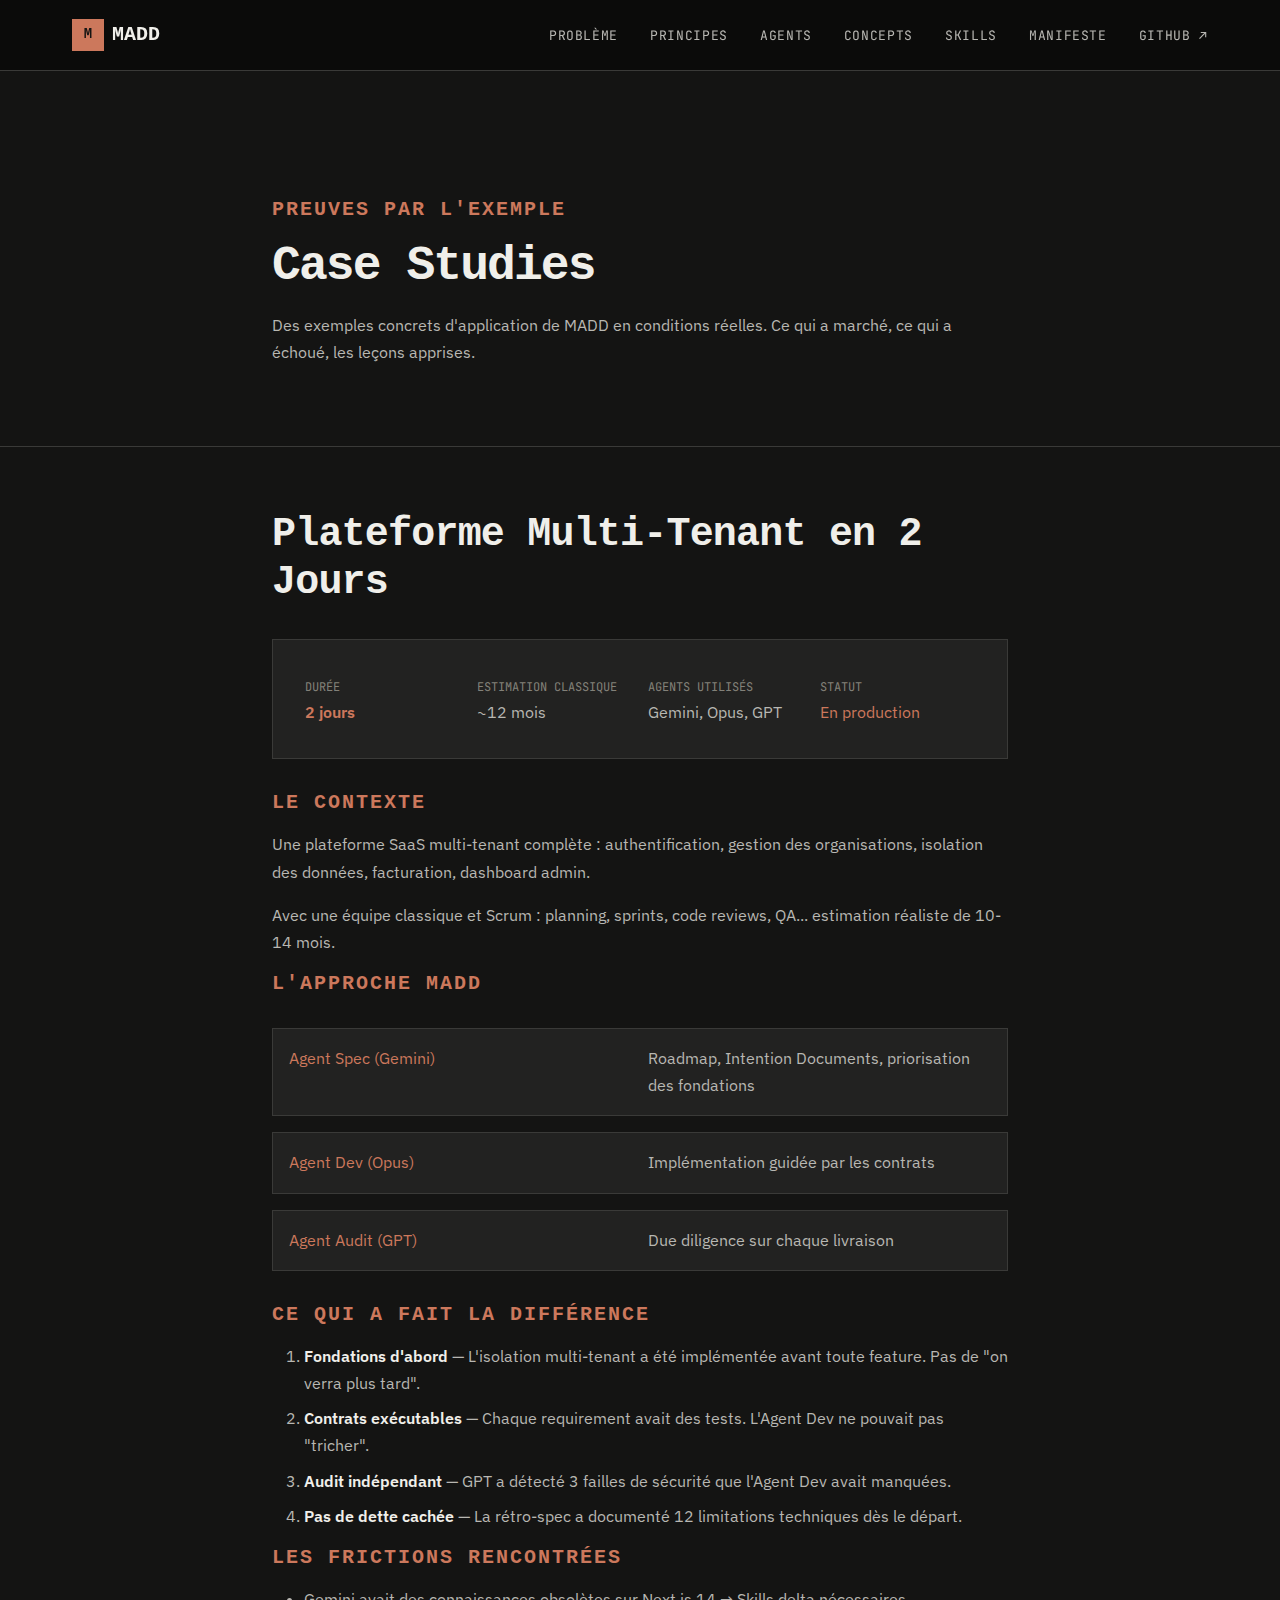
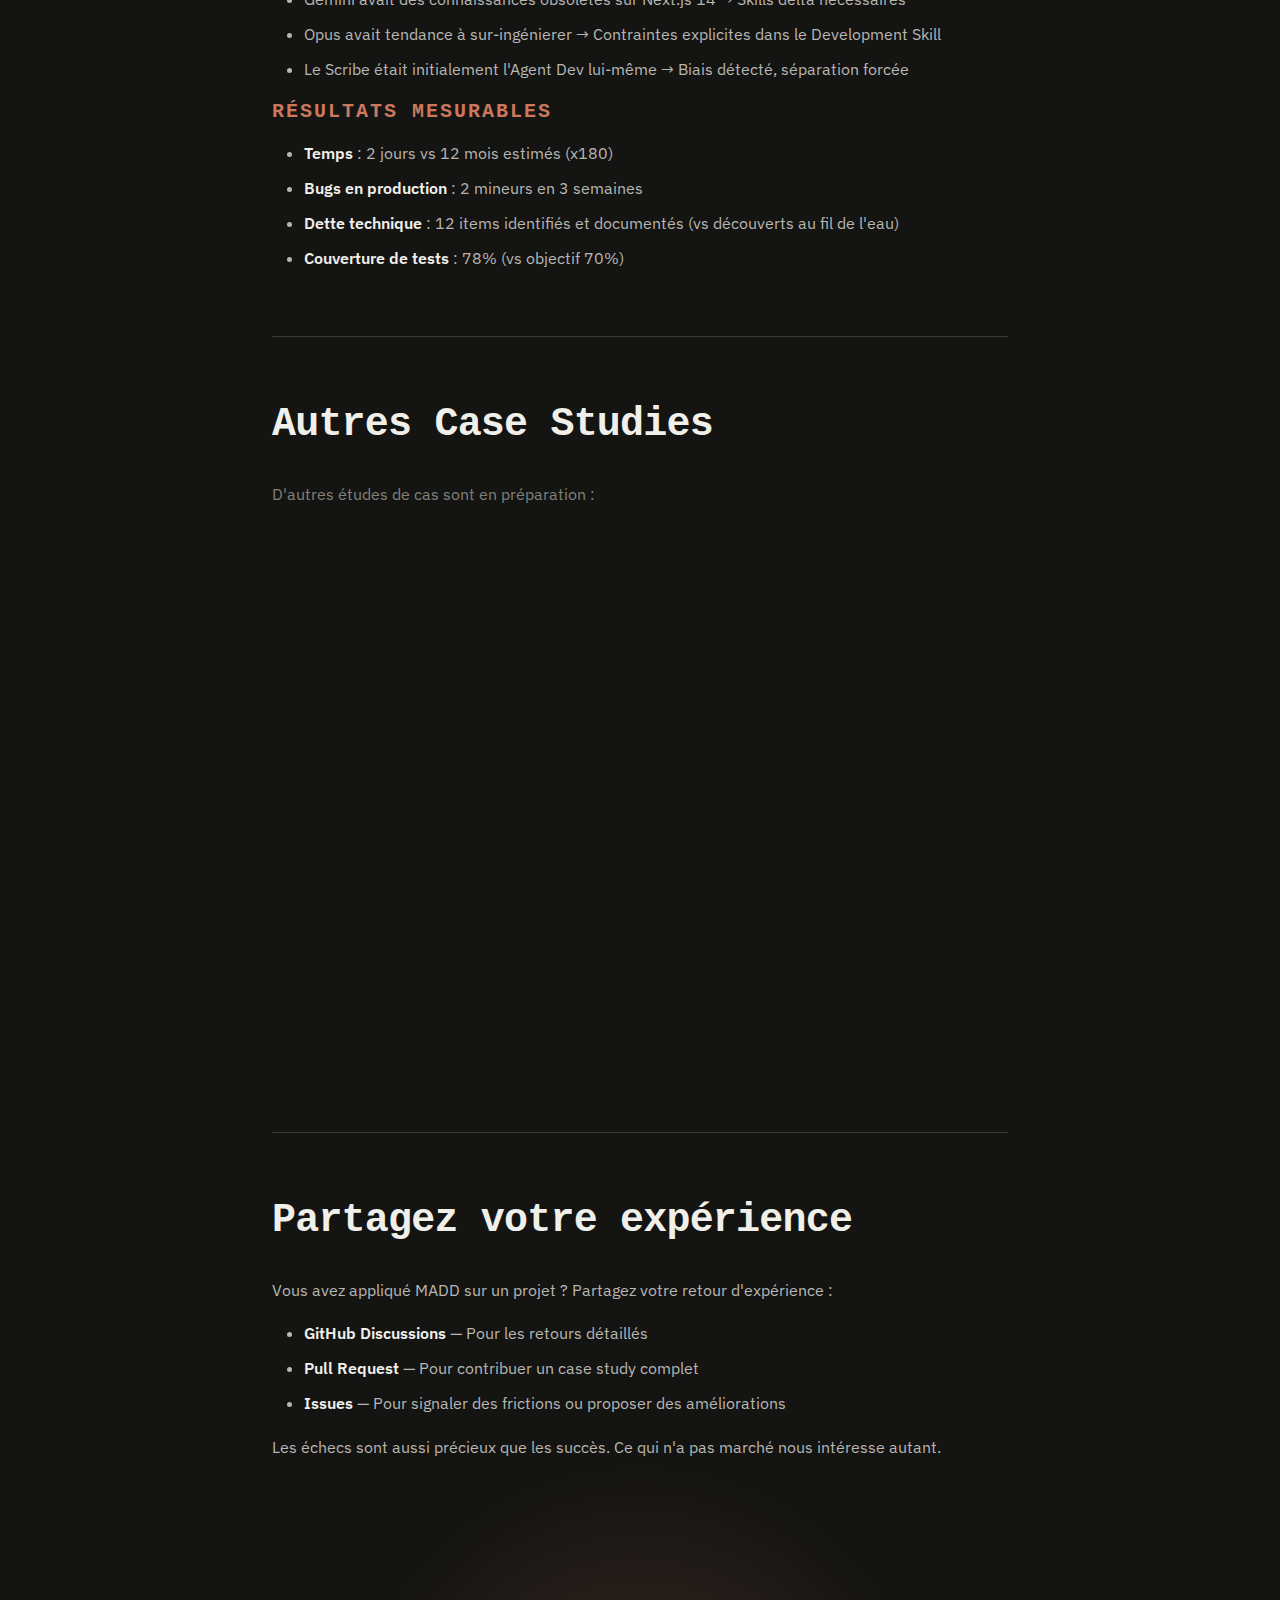
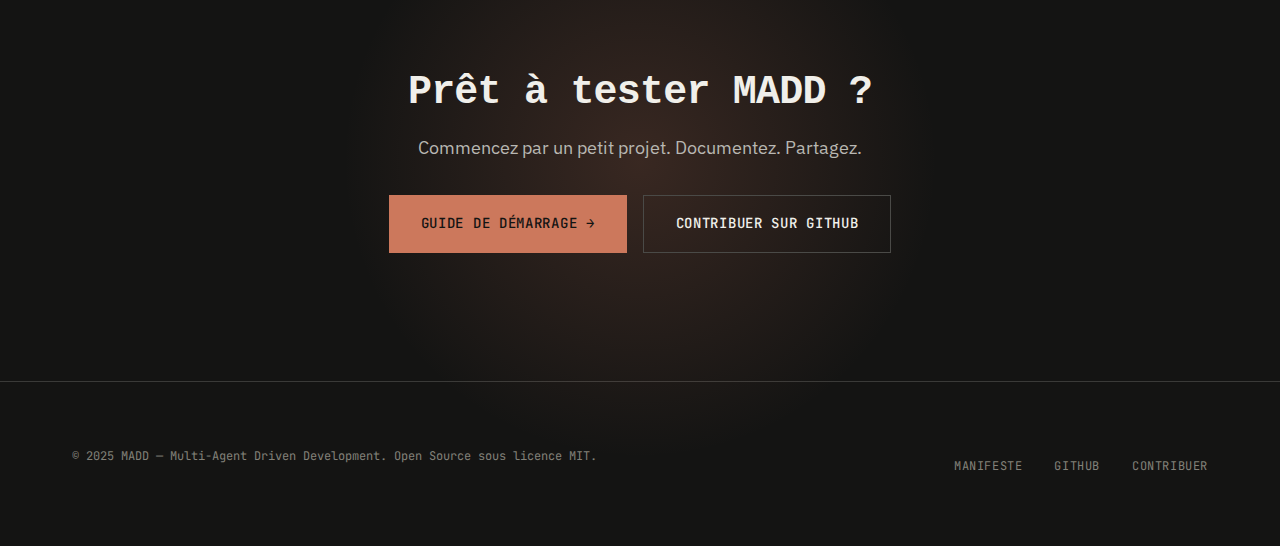
<file: examples.html>
<!DOCTYPE html>
<html lang="fr">
<head>
  <meta charset="UTF-8">
  <meta name="viewport" content="width=device-width, initial-scale=1.0">
  <meta name="description" content="Case Studies MADD - Exemples concrets d'application du Multi-Agent Driven Development en conditions réelles.">

  <title>Exemples — MADD</title>

  <!-- Fonts -->
  <link rel="preconnect" href="https://fonts.googleapis.com">
  <link rel="preconnect" href="https://fonts.gstatic.com" crossorigin>
  <link href="https://fonts.googleapis.com/css2?family=IBM+Plex+Sans:wght@400;500;600;700&family=JetBrains+Mono:wght@400;500;700&display=swap" rel="stylesheet">

  <!-- Styles -->
  <link rel="stylesheet" href="css/style.css">

  <!-- Favicon -->
  <link rel="icon" href="data:image/svg+xml,<svg xmlns='http://www.w3.org/2000/svg' viewBox='0 0 100 100'><rect fill='%2300ff88' width='100' height='100'/><text y='.9em' x='50%' text-anchor='middle' font-size='70' font-family='monospace' fill='%230a0a0a'>M</text></svg>">
</head>
<body>

  <!-- Navigation -->
  <nav class="nav">
    <div class="container nav__inner">
      <a href="/" class="nav__logo">
        <span class="nav__logo-icon">M</span>
        <span>MADD</span>
      </a>

      <button class="nav__toggle" aria-label="Menu" aria-expanded="false">
        <svg width="24" height="24" viewBox="0 0 24 24" fill="none" stroke="currentColor" stroke-width="2">
          <line x1="3" y1="6" x2="21" y2="6"></line>
          <line x1="3" y1="12" x2="21" y2="12"></line>
          <line x1="3" y1="18" x2="21" y2="18"></line>
        </svg>
      </button>

      <ul class="nav__links">
        <li><a href="index.html#problem" class="nav__link">Problème</a></li>
        <li><a href="index.html#principles" class="nav__link">Principes</a></li>
        <li><a href="index.html#agents" class="nav__link">Agents</a></li>
        <li><a href="concepts.html" class="nav__link">Concepts</a></li>
        <li><a href="skills.html" class="nav__link">Skills</a></li>
        <li><a href="manifesto.html" class="nav__link">Manifeste</a></li>
        <li><a href="https://github.com/madd-sh" class="nav__link" target="_blank">GitHub ↗</a></li>
      </ul>
    </div>
  </nav>

  <!-- Page Header -->
  <header class="page-header">
    <div class="container container--narrow">
      <h3>Preuves par l'Exemple</h3>
      <h1>Case Studies</h1>
      <p>Des exemples concrets d'application de MADD en conditions réelles. Ce qui a marché, ce qui a échoué, les leçons apprises.</p>
    </div>
  </header>

  <!-- Page Content -->
  <main class="page-content">
    <div class="container container--narrow">

      <!-- Case Study 1 -->
      <h2 id="multi-tenant">Plateforme Multi-Tenant en 2 Jours</h2>

      <div class="case-study-meta" style="background: var(--color-bg-card); border: 1px solid var(--color-border); padding: var(--space-lg); margin-bottom: var(--space-lg);">
        <div style="display: grid; grid-template-columns: repeat(auto-fit, minmax(150px, 1fr)); gap: var(--space-md);">
          <div>
            <span style="font-family: var(--font-mono); font-size: 0.75rem; color: var(--color-text-muted); text-transform: uppercase;">Durée</span>
            <p style="color: var(--color-accent); margin: 0; font-weight: 600;">2 jours</p>
          </div>
          <div>
            <span style="font-family: var(--font-mono); font-size: 0.75rem; color: var(--color-text-muted); text-transform: uppercase;">Estimation classique</span>
            <p style="color: var(--color-text-secondary); margin: 0;">~12 mois</p>
          </div>
          <div>
            <span style="font-family: var(--font-mono); font-size: 0.75rem; color: var(--color-text-muted); text-transform: uppercase;">Agents utilisés</span>
            <p style="margin: 0;">Gemini, Opus, GPT</p>
          </div>
          <div>
            <span style="font-family: var(--font-mono); font-size: 0.75rem; color: var(--color-text-muted); text-transform: uppercase;">Statut</span>
            <p style="color: var(--color-accent); margin: 0;">En production</p>
          </div>
        </div>
      </div>

      <h3>Le contexte</h3>
      <p>Une plateforme SaaS multi-tenant complète : authentification, gestion des organisations, isolation des données, facturation, dashboard admin.</p>

      <p>Avec une équipe classique et Scrum : planning, sprints, code reviews, QA... estimation réaliste de 10-14 mois.</p>

      <h3>L'approche MADD</h3>

      <div class="not-table">
        <div class="not-row">
          <span class="not-row__left" style="text-decoration: none; color: var(--color-accent);">Agent Spec (Gemini)</span>
          <span class="not-row__right">Roadmap, Intention Documents, priorisation des fondations</span>
        </div>
        <div class="not-row">
          <span class="not-row__left" style="text-decoration: none; color: var(--color-accent);">Agent Dev (Opus)</span>
          <span class="not-row__right">Implémentation guidée par les contrats</span>
        </div>
        <div class="not-row">
          <span class="not-row__left" style="text-decoration: none; color: var(--color-accent);">Agent Audit (GPT)</span>
          <span class="not-row__right">Due diligence sur chaque livraison</span>
        </div>
      </div>

      <h3>Ce qui a fait la différence</h3>

      <ol>
        <li><strong>Fondations d'abord</strong> — L'isolation multi-tenant a été implémentée avant toute feature. Pas de "on verra plus tard".</li>
        <li><strong>Contrats exécutables</strong> — Chaque requirement avait des tests. L'Agent Dev ne pouvait pas "tricher".</li>
        <li><strong>Audit indépendant</strong> — GPT a détecté 3 failles de sécurité que l'Agent Dev avait manquées.</li>
        <li><strong>Pas de dette cachée</strong> — La rétro-spec a documenté 12 limitations techniques dès le départ.</li>
      </ol>

      <h3>Les frictions rencontrées</h3>
      <ul>
        <li>Gemini avait des connaissances obsolètes sur Next.js 14 → Skills delta nécessaires</li>
        <li>Opus avait tendance à sur-ingénierer → Contraintes explicites dans le Development Skill</li>
        <li>Le Scribe était initialement l'Agent Dev lui-même → Biais détecté, séparation forcée</li>
      </ul>

      <h3>Résultats mesurables</h3>
      <ul>
        <li><strong>Temps</strong> : 2 jours vs 12 mois estimés (x180)</li>
        <li><strong>Bugs en production</strong> : 2 mineurs en 3 semaines</li>
        <li><strong>Dette technique</strong> : 12 items identifiés et documentés (vs découverts au fil de l'eau)</li>
        <li><strong>Couverture de tests</strong> : 78% (vs objectif 70%)</li>
      </ul>

      <!-- Coming Soon -->
      <h2 id="coming">Autres Case Studies</h2>

      <p style="color: var(--color-text-muted);">D'autres études de cas sont en préparation :</p>

      <div class="problem__grid" style="margin-top: var(--space-lg);">
        <article class="problem__card" data-number="02" style="opacity: 0.6;">
          <h3 style="color: var(--color-text-muted);">Migration Legacy</h3>
          <p>Réécriture d'une application PHP monolithique vers Next.js avec MADD. Comment les rétro-specs ont permis de ne rien oublier.</p>
          <p style="color: var(--color-accent); font-family: var(--font-mono); font-size: 0.75rem;">COMING SOON</p>
        </article>

        <article class="problem__card" data-number="03" style="opacity: 0.6;">
          <h3 style="color: var(--color-text-muted);">Équipe Distribuée</h3>
          <p>Application de MADD dans une équipe de 5 personnes sur 3 fuseaux horaires. Rôles, coordination, outils.</p>
          <p style="color: var(--color-accent); font-family: var(--font-mono); font-size: 0.75rem;">COMING SOON</p>
        </article>

        <article class="problem__card" data-number="04" style="opacity: 0.6;">
          <h3 style="color: var(--color-text-muted);">Startup MVP</h3>
          <p>De l'idée au MVP en 1 semaine. Comment MADD permet de valider rapidement sans accumuler de dette.</p>
          <p style="color: var(--color-accent); font-family: var(--font-mono); font-size: 0.75rem;">COMING SOON</p>
        </article>
      </div>

      <!-- Contribute -->
      <h2 id="contribute">Partagez votre expérience</h2>

      <p>Vous avez appliqué MADD sur un projet ? Partagez votre retour d'expérience :</p>

      <ul>
        <li><strong>GitHub Discussions</strong> — Pour les retours détaillés</li>
        <li><strong>Pull Request</strong> — Pour contribuer un case study complet</li>
        <li><strong>Issues</strong> — Pour signaler des frictions ou proposer des améliorations</li>
      </ul>

      <p>Les échecs sont aussi précieux que les succès. Ce qui n'a pas marché nous intéresse autant.</p>

    </div>
  </main>

  <!-- CTA -->
  <section class="cta">
    <div class="container cta__content">
      <h2>Prêt à tester MADD ?</h2>
      <p>Commencez par un petit projet. Documentez. Partagez.</p>
      <div class="hero__cta">
        <a href="index.html#quickstart" class="btn btn--primary">Guide de démarrage →</a>
        <a href="https://github.com/madd-sh" class="btn btn--secondary" target="_blank">Contribuer sur GitHub</a>
      </div>
    </div>
  </section>

  <!-- Footer -->
  <footer class="footer">
    <div class="container footer__inner">
      <p class="footer__copy">© 2025 MADD — Multi-Agent Driven Development. Open Source sous licence MIT.</p>
      <ul class="footer__links">
        <li><a href="manifesto.html" class="footer__link">Manifeste</a></li>
        <li><a href="https://github.com/madd-sh" class="footer__link" target="_blank">GitHub</a></li>
        <li><a href="#" class="footer__link">Contribuer</a></li>
      </ul>
    </div>
  </footer>

  <script src="js/main.js"></script>
</body>
</html>
</file>
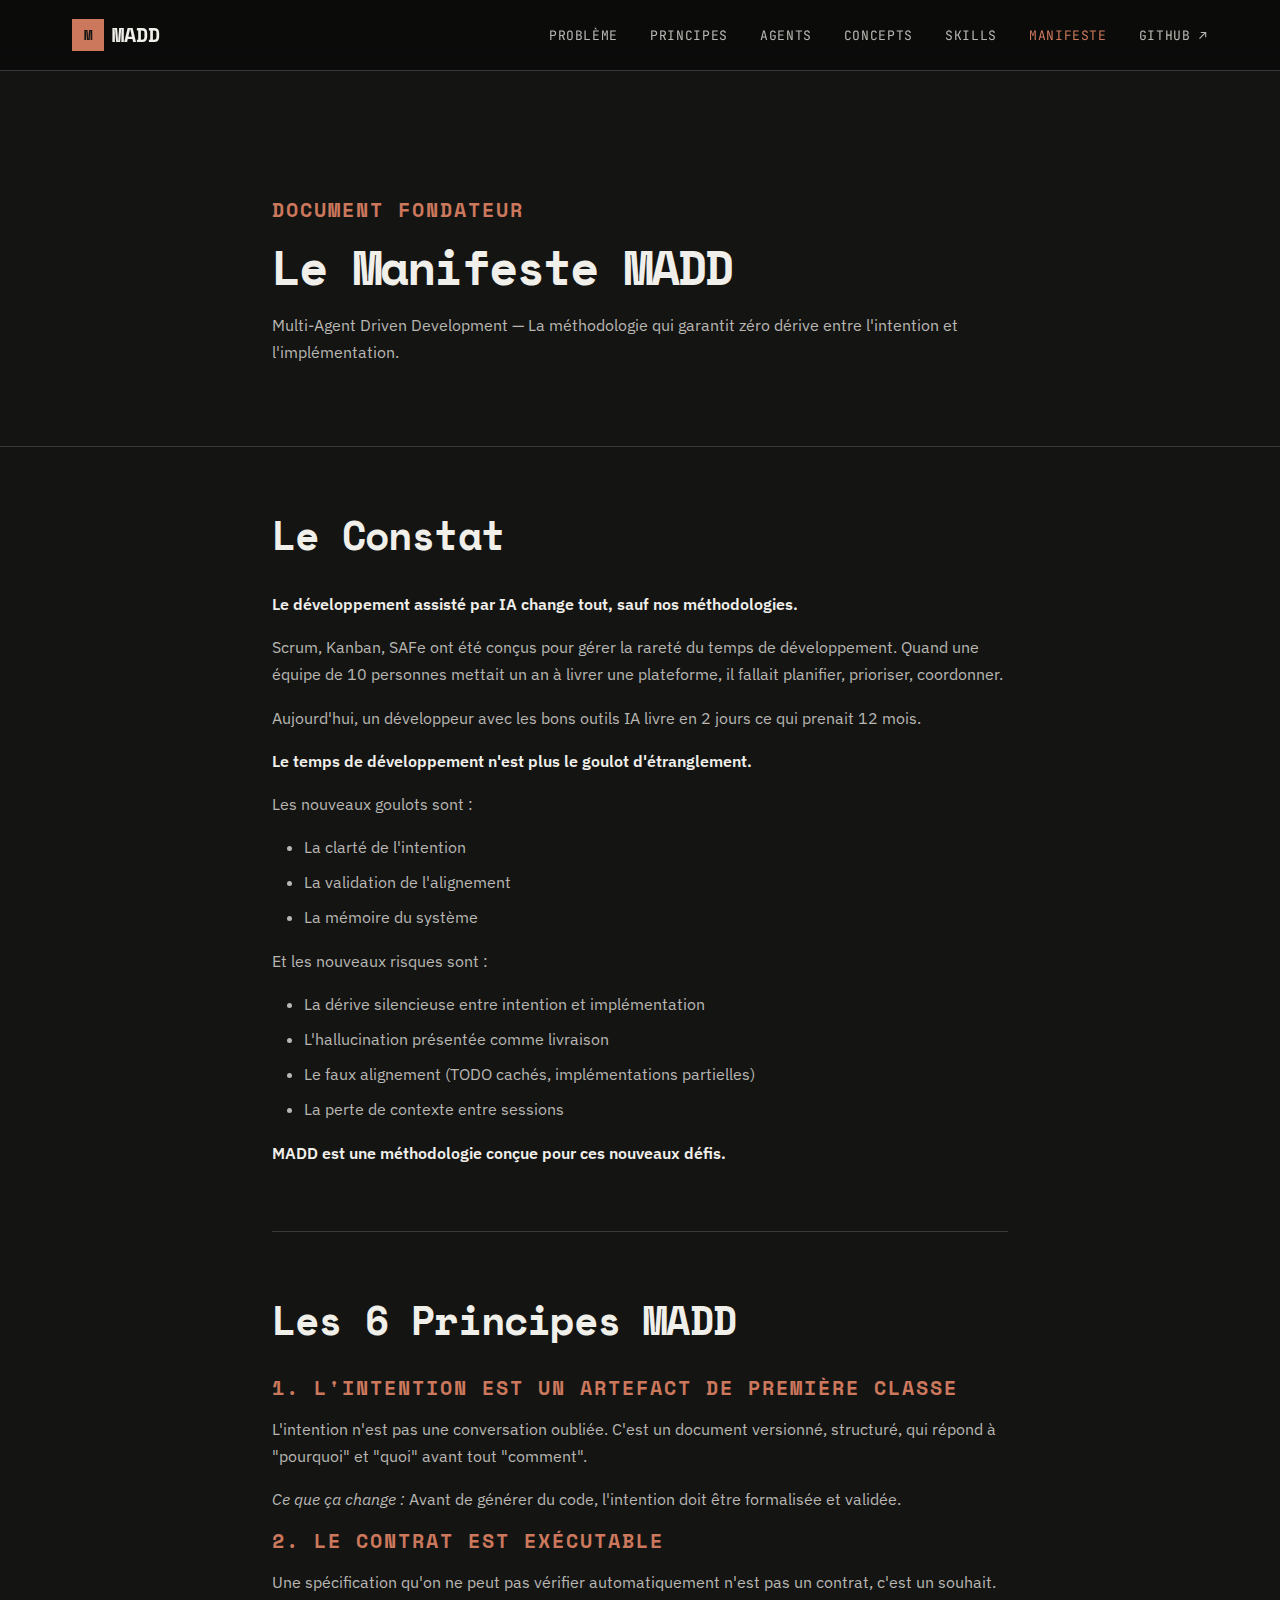
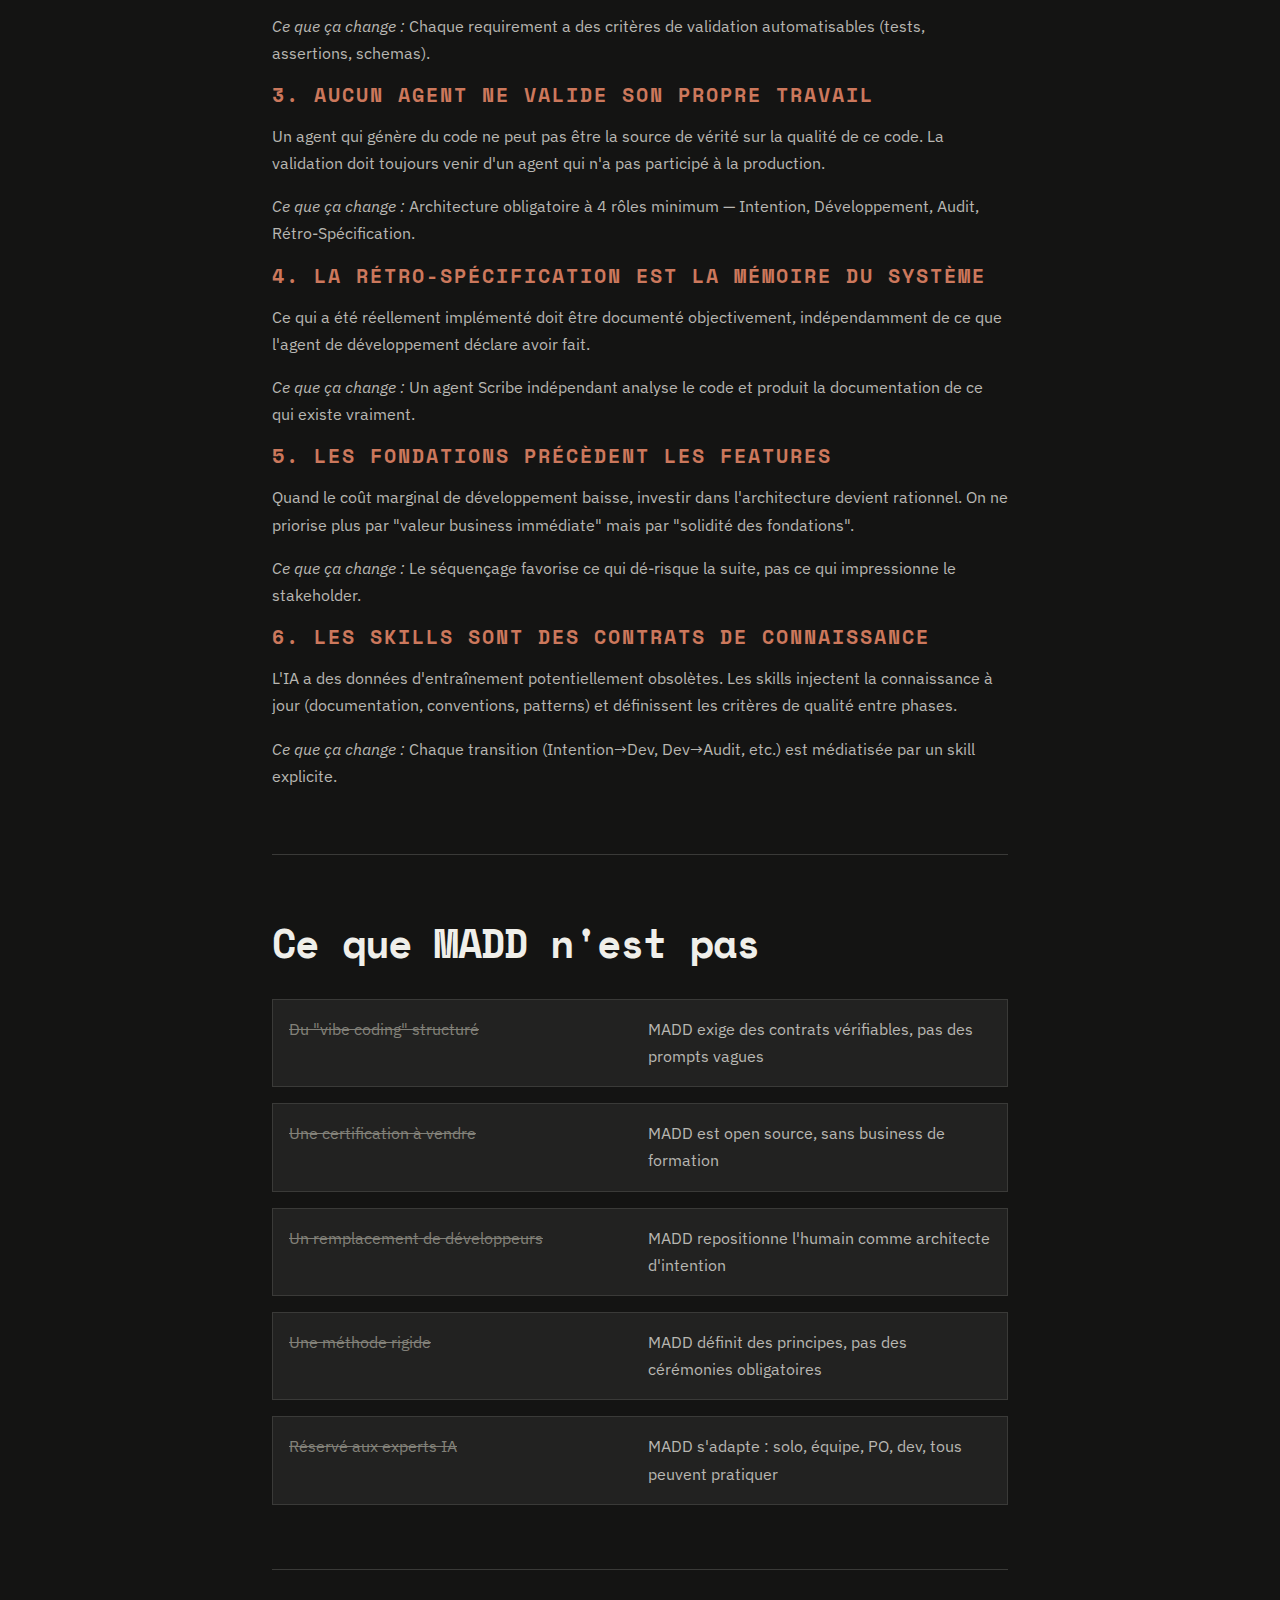
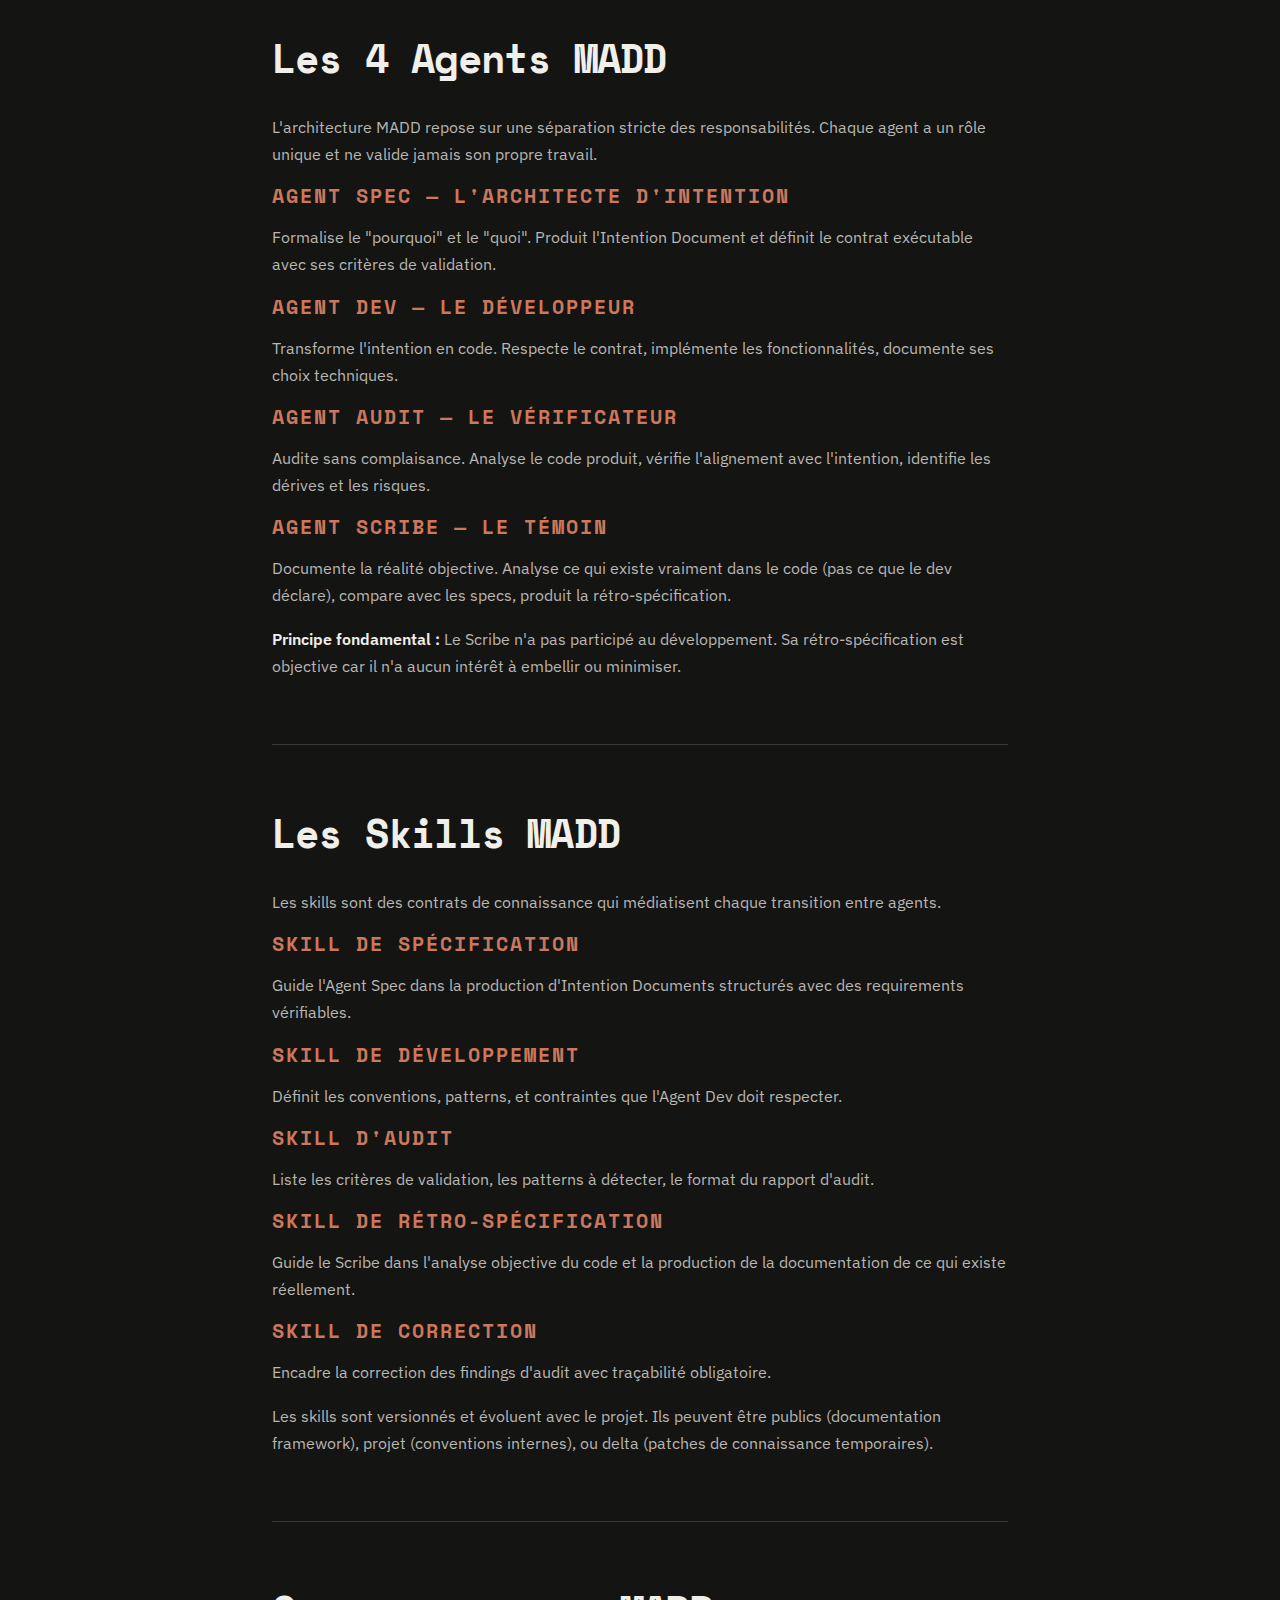
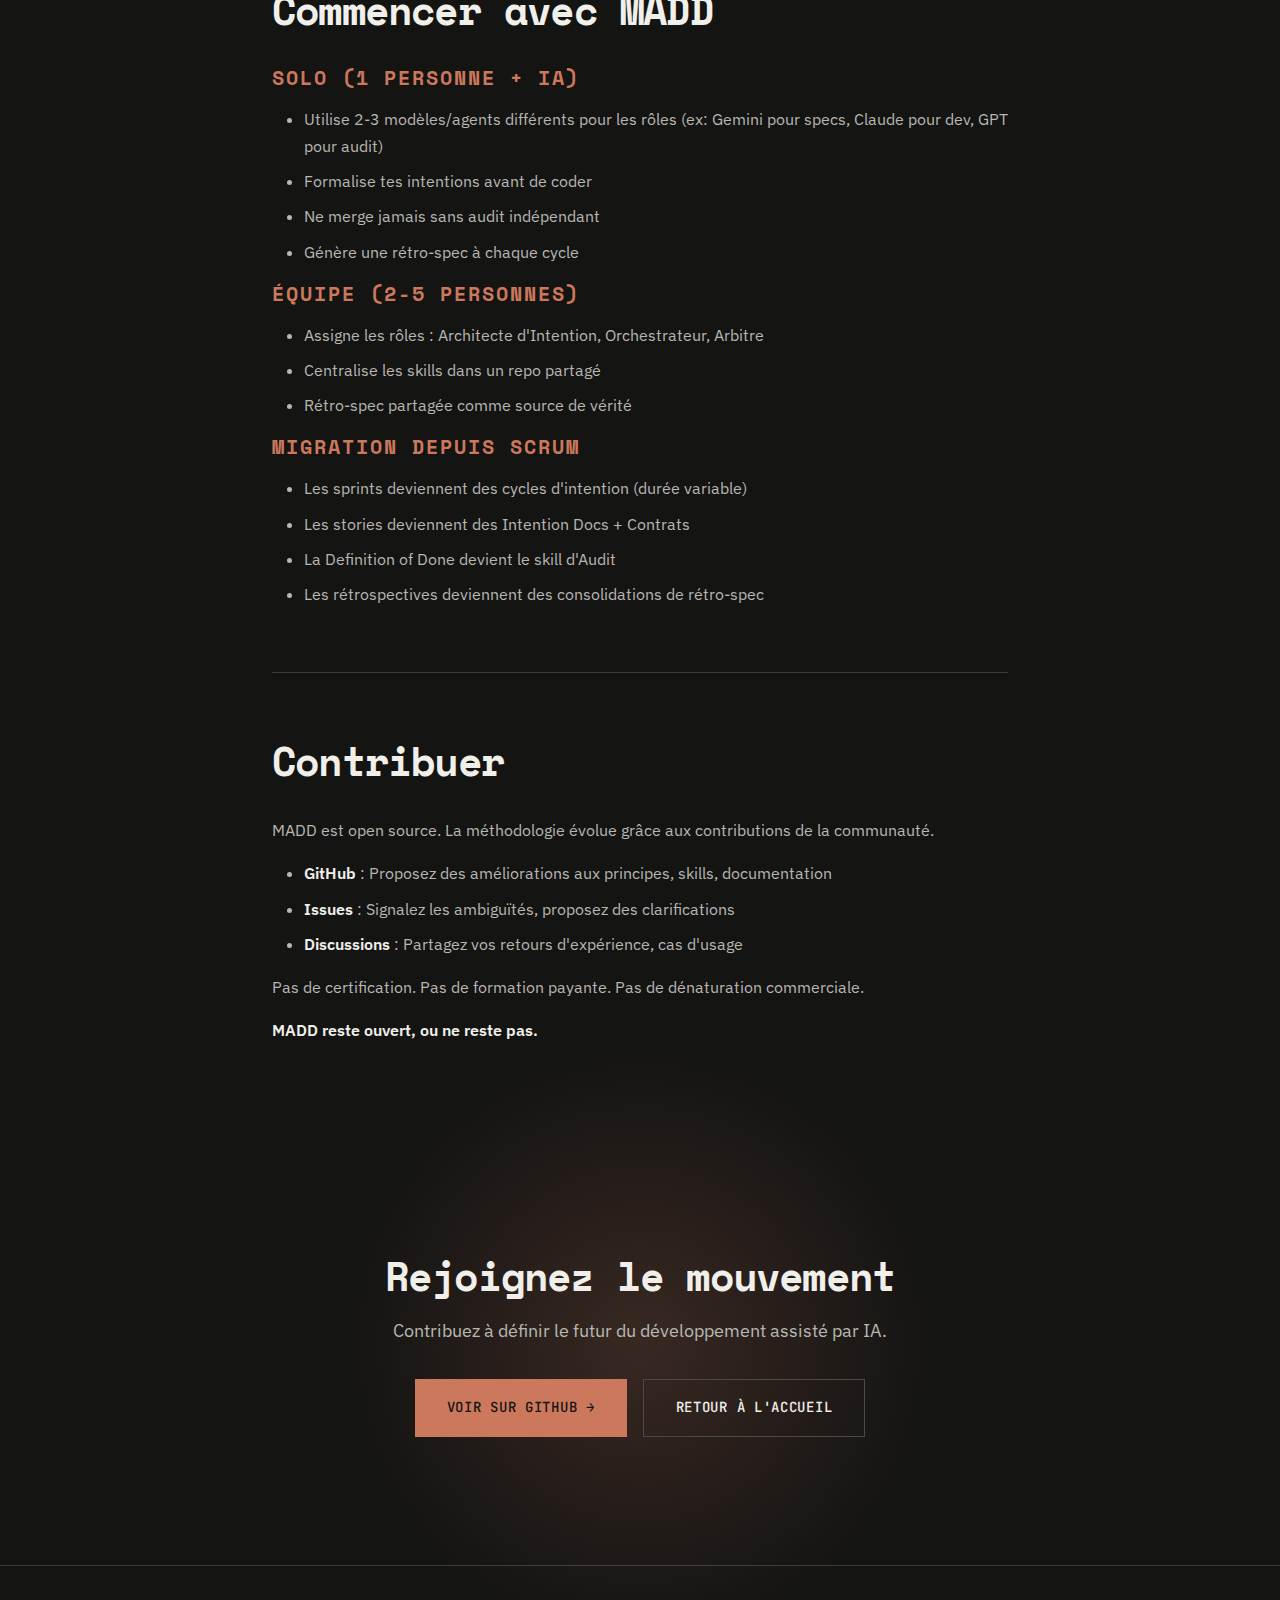
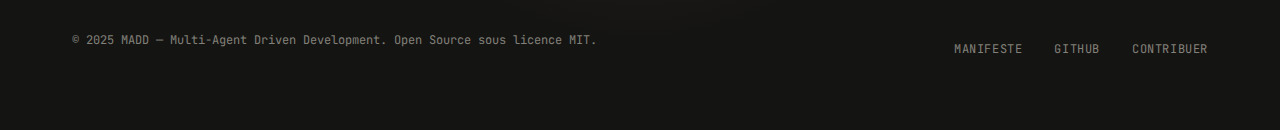
<file: manifesto.html>
<!DOCTYPE html>
<html lang="fr">
<head>
  <meta charset="UTF-8">
  <meta name="viewport" content="width=device-width, initial-scale=1.0">
  <meta name="description" content="Le Manifeste MADD - Multi-Agent Driven Development. Les principes fondamentaux pour un développement assisté par IA sans dérive.">

  <title>Manifeste — MADD</title>
  
  <!-- Fonts -->
  <link rel="preconnect" href="https://fonts.googleapis.com">
  <link rel="preconnect" href="https://fonts.gstatic.com" crossorigin>
  <link href="https://fonts.googleapis.com/css2?family=IBM+Plex+Sans:wght@400;500;600;700&family=JetBrains+Mono:wght@400;500;700&family=Space+Mono:wght@400;700&display=swap" rel="stylesheet">
  
  <!-- Styles -->
  <link rel="stylesheet" href="css/style.css">
  
  <!-- Favicon -->
  <link rel="icon" href="data:image/svg+xml,<svg xmlns='http://www.w3.org/2000/svg' viewBox='0 0 100 100'><rect fill='%2300ff88' width='100' height='100'/><text y='.9em' x='50%' text-anchor='middle' font-size='70' font-family='monospace' fill='%230a0a0a'>M</text></svg>">
</head>
<body>
  
  <!-- Navigation -->
  <nav class="nav">
    <div class="container nav__inner">
      <a href="/" class="nav__logo">
        <span class="nav__logo-icon">M</span>
        <span>MADD</span>
      </a>
      
      <button class="nav__toggle" aria-label="Menu" aria-expanded="false">
        <svg width="24" height="24" viewBox="0 0 24 24" fill="none" stroke="currentColor" stroke-width="2">
          <line x1="3" y1="6" x2="21" y2="6"></line>
          <line x1="3" y1="12" x2="21" y2="12"></line>
          <line x1="3" y1="18" x2="21" y2="18"></line>
        </svg>
      </button>
      
      <ul class="nav__links">
        <li><a href="index.html#problem" class="nav__link">Problème</a></li>
        <li><a href="index.html#principles" class="nav__link">Principes</a></li>
        <li><a href="index.html#agents" class="nav__link">Agents</a></li>
        <li><a href="concepts.html" class="nav__link">Concepts</a></li>
        <li><a href="skills.html" class="nav__link">Skills</a></li>
        <li><a href="manifesto.html" class="nav__link nav__link--active">Manifeste</a></li>
        <li><a href="https://github.com/madd-sh" class="nav__link" target="_blank">GitHub ↗</a></li>
      </ul>
    </div>
  </nav>

  <!-- Page Header -->
  <header class="page-header">
    <div class="container container--narrow">
      <h3>Document Fondateur</h3>
      <h1>Le Manifeste MADD</h1>
      <p>Multi-Agent Driven Development — La méthodologie qui garantit zéro dérive entre l'intention et l'implémentation.</p>
    </div>
  </header>

  <!-- Page Content -->
  <main class="page-content">
    <div class="container container--narrow">
      
      <h2>Le Constat</h2>
      
      <p><strong>Le développement assisté par IA change tout, sauf nos méthodologies.</strong></p>
      
      <p>Scrum, Kanban, SAFe ont été conçus pour gérer la rareté du temps de développement. Quand une équipe de 10 personnes mettait un an à livrer une plateforme, il fallait planifier, prioriser, coordonner.</p>
      
      <p>Aujourd'hui, un développeur avec les bons outils IA livre en 2 jours ce qui prenait 12 mois.</p>
      
      <p><strong>Le temps de développement n'est plus le goulot d'étranglement.</strong></p>
      
      <p>Les nouveaux goulots sont :</p>
      <ul>
        <li>La clarté de l'intention</li>
        <li>La validation de l'alignement</li>
        <li>La mémoire du système</li>
      </ul>
      
      <p>Et les nouveaux risques sont :</p>
      <ul>
        <li>La dérive silencieuse entre intention et implémentation</li>
        <li>L'hallucination présentée comme livraison</li>
        <li>Le faux alignement (TODO cachés, implémentations partielles)</li>
        <li>La perte de contexte entre sessions</li>
      </ul>
      
      <p><strong>MADD est une méthodologie conçue pour ces nouveaux défis.</strong></p>
      
      <!-- Principles -->
      <h2>Les 6 Principes MADD</h2>
      
      <h3>1. L'intention est un artefact de première classe</h3>
      <p>L'intention n'est pas une conversation oubliée. C'est un document versionné, structuré, qui répond à "pourquoi" et "quoi" avant tout "comment".</p>
      <p><em>Ce que ça change :</em> Avant de générer du code, l'intention doit être formalisée et validée.</p>
      
      <h3>2. Le contrat est exécutable</h3>
      <p>Une spécification qu'on ne peut pas vérifier automatiquement n'est pas un contrat, c'est un souhait.</p>
      <p><em>Ce que ça change :</em> Chaque requirement a des critères de validation automatisables (tests, assertions, schemas).</p>
      
      <h3>3. Aucun agent ne valide son propre travail</h3>
      <p>Un agent qui génère du code ne peut pas être la source de vérité sur la qualité de ce code. La validation doit toujours venir d'un agent qui n'a pas participé à la production.</p>
      <p><em>Ce que ça change :</em> Architecture obligatoire à 4 rôles minimum — Intention, Développement, Audit, Rétro-Spécification.</p>
      
      <h3>4. La rétro-spécification est la mémoire du système</h3>
      <p>Ce qui a été réellement implémenté doit être documenté objectivement, indépendamment de ce que l'agent de développement déclare avoir fait.</p>
      <p><em>Ce que ça change :</em> Un agent Scribe indépendant analyse le code et produit la documentation de ce qui existe vraiment.</p>
      
      <h3>5. Les fondations précèdent les features</h3>
      <p>Quand le coût marginal de développement baisse, investir dans l'architecture devient rationnel. On ne priorise plus par "valeur business immédiate" mais par "solidité des fondations".</p>
      <p><em>Ce que ça change :</em> Le séquençage favorise ce qui dé-risque la suite, pas ce qui impressionne le stakeholder.</p>
      
      <h3>6. Les skills sont des contrats de connaissance</h3>
      <p>L'IA a des données d'entraînement potentiellement obsolètes. Les skills injectent la connaissance à jour (documentation, conventions, patterns) et définissent les critères de qualité entre phases.</p>
      <p><em>Ce que ça change :</em> Chaque transition (Intention→Dev, Dev→Audit, etc.) est médiatisée par un skill explicite.</p>
      
      <!-- What ZDD is not -->
      <h2>Ce que MADD n'est pas</h2>
      
      <div class="not-table">
        <div class="not-row">
          <span class="not-row__left">Du "vibe coding" structuré</span>
          <span class="not-row__right">MADD exige des contrats vérifiables, pas des prompts vagues</span>
        </div>
        <div class="not-row">
          <span class="not-row__left">Une certification à vendre</span>
          <span class="not-row__right">MADD est open source, sans business de formation</span>
        </div>
        <div class="not-row">
          <span class="not-row__left">Un remplacement de développeurs</span>
          <span class="not-row__right">MADD repositionne l'humain comme architecte d'intention</span>
        </div>
        <div class="not-row">
          <span class="not-row__left">Une méthode rigide</span>
          <span class="not-row__right">MADD définit des principes, pas des cérémonies obligatoires</span>
        </div>
        <div class="not-row">
          <span class="not-row__left">Réservé aux experts IA</span>
          <span class="not-row__right">MADD s'adapte : solo, équipe, PO, dev, tous peuvent pratiquer</span>
        </div>
      </div>
      
      <!-- The 4 Agents -->
      <h2>Les 4 Agents MADD</h2>

      <p>L'architecture MADD repose sur une séparation stricte des responsabilités. Chaque agent a un rôle unique et ne valide jamais son propre travail.</p>
      
      <h3>Agent Spec — L'Architecte d'Intention</h3>
      <p>Formalise le "pourquoi" et le "quoi". Produit l'Intention Document et définit le contrat exécutable avec ses critères de validation.</p>
      
      <h3>Agent Dev — Le Développeur</h3>
      <p>Transforme l'intention en code. Respecte le contrat, implémente les fonctionnalités, documente ses choix techniques.</p>
      
      <h3>Agent Audit — Le Vérificateur</h3>
      <p>Audite sans complaisance. Analyse le code produit, vérifie l'alignement avec l'intention, identifie les dérives et les risques.</p>
      
      <h3>Agent Scribe — Le Témoin</h3>
      <p>Documente la réalité objective. Analyse ce qui existe vraiment dans le code (pas ce que le dev déclare), compare avec les specs, produit la rétro-spécification.</p>
      
      <p><strong>Principe fondamental :</strong> Le Scribe n'a pas participé au développement. Sa rétro-spécification est objective car il n'a aucun intérêt à embellir ou minimiser.</p>
      
      <!-- Skills -->
      <h2>Les Skills MADD</h2>
      
      <p>Les skills sont des contrats de connaissance qui médiatisent chaque transition entre agents.</p>
      
      <h3>Skill de Spécification</h3>
      <p>Guide l'Agent Spec dans la production d'Intention Documents structurés avec des requirements vérifiables.</p>
      
      <h3>Skill de Développement</h3>
      <p>Définit les conventions, patterns, et contraintes que l'Agent Dev doit respecter.</p>
      
      <h3>Skill d'Audit</h3>
      <p>Liste les critères de validation, les patterns à détecter, le format du rapport d'audit.</p>
      
      <h3>Skill de Rétro-Spécification</h3>
      <p>Guide le Scribe dans l'analyse objective du code et la production de la documentation de ce qui existe réellement.</p>
      
      <h3>Skill de Correction</h3>
      <p>Encadre la correction des findings d'audit avec traçabilité obligatoire.</p>
      
      <p>Les skills sont versionnés et évoluent avec le projet. Ils peuvent être publics (documentation framework), projet (conventions internes), ou delta (patches de connaissance temporaires).</p>
      
      <!-- Getting Started -->
      <h2>Commencer avec MADD</h2>
      
      <h3>Solo (1 personne + IA)</h3>
      <ul>
        <li>Utilise 2-3 modèles/agents différents pour les rôles (ex: Gemini pour specs, Claude pour dev, GPT pour audit)</li>
        <li>Formalise tes intentions avant de coder</li>
        <li>Ne merge jamais sans audit indépendant</li>
        <li>Génère une rétro-spec à chaque cycle</li>
      </ul>
      
      <h3>Équipe (2-5 personnes)</h3>
      <ul>
        <li>Assigne les rôles : Architecte d'Intention, Orchestrateur, Arbitre</li>
        <li>Centralise les skills dans un repo partagé</li>
        <li>Rétro-spec partagée comme source de vérité</li>
      </ul>
      
      <h3>Migration depuis Scrum</h3>
      <ul>
        <li>Les sprints deviennent des cycles d'intention (durée variable)</li>
        <li>Les stories deviennent des Intention Docs + Contrats</li>
        <li>La Definition of Done devient le skill d'Audit</li>
        <li>Les rétrospectives deviennent des consolidations de rétro-spec</li>
      </ul>
      
      <!-- Contribute -->
      <h2>Contribuer</h2>
      
      <p>MADD est open source. La méthodologie évolue grâce aux contributions de la communauté.</p>
      
      <ul>
        <li><strong>GitHub</strong> : Proposez des améliorations aux principes, skills, documentation</li>
        <li><strong>Issues</strong> : Signalez les ambiguïtés, proposez des clarifications</li>
        <li><strong>Discussions</strong> : Partagez vos retours d'expérience, cas d'usage</li>
      </ul>
      
      <p>Pas de certification. Pas de formation payante. Pas de dénaturation commerciale.</p>
      
      <p><strong>MADD reste ouvert, ou ne reste pas.</strong></p>
      
    </div>
  </main>

  <!-- CTA -->
  <section class="cta">
    <div class="container cta__content">
      <h2>Rejoignez le mouvement</h2>
      <p>Contribuez à définir le futur du développement assisté par IA.</p>
      <div class="hero__cta">
        <a href="https://github.com/madd-sh" class="btn btn--primary" target="_blank">Voir sur GitHub →</a>
        <a href="index.html" class="btn btn--secondary">Retour à l'accueil</a>
      </div>
    </div>
  </section>

  <!-- Footer -->
  <footer class="footer">
    <div class="container footer__inner">
      <p class="footer__copy">© 2025 MADD — Multi-Agent Driven Development. Open Source sous licence MIT.</p>
      <ul class="footer__links">
        <li><a href="manifesto.html" class="footer__link">Manifeste</a></li>
        <li><a href="https://github.com/madd-sh" class="footer__link" target="_blank">GitHub</a></li>
        <li><a href="#" class="footer__link">Contribuer</a></li>
      </ul>
    </div>
  </footer>

  <script src="js/main.js"></script>
</body>
</html>
</file>
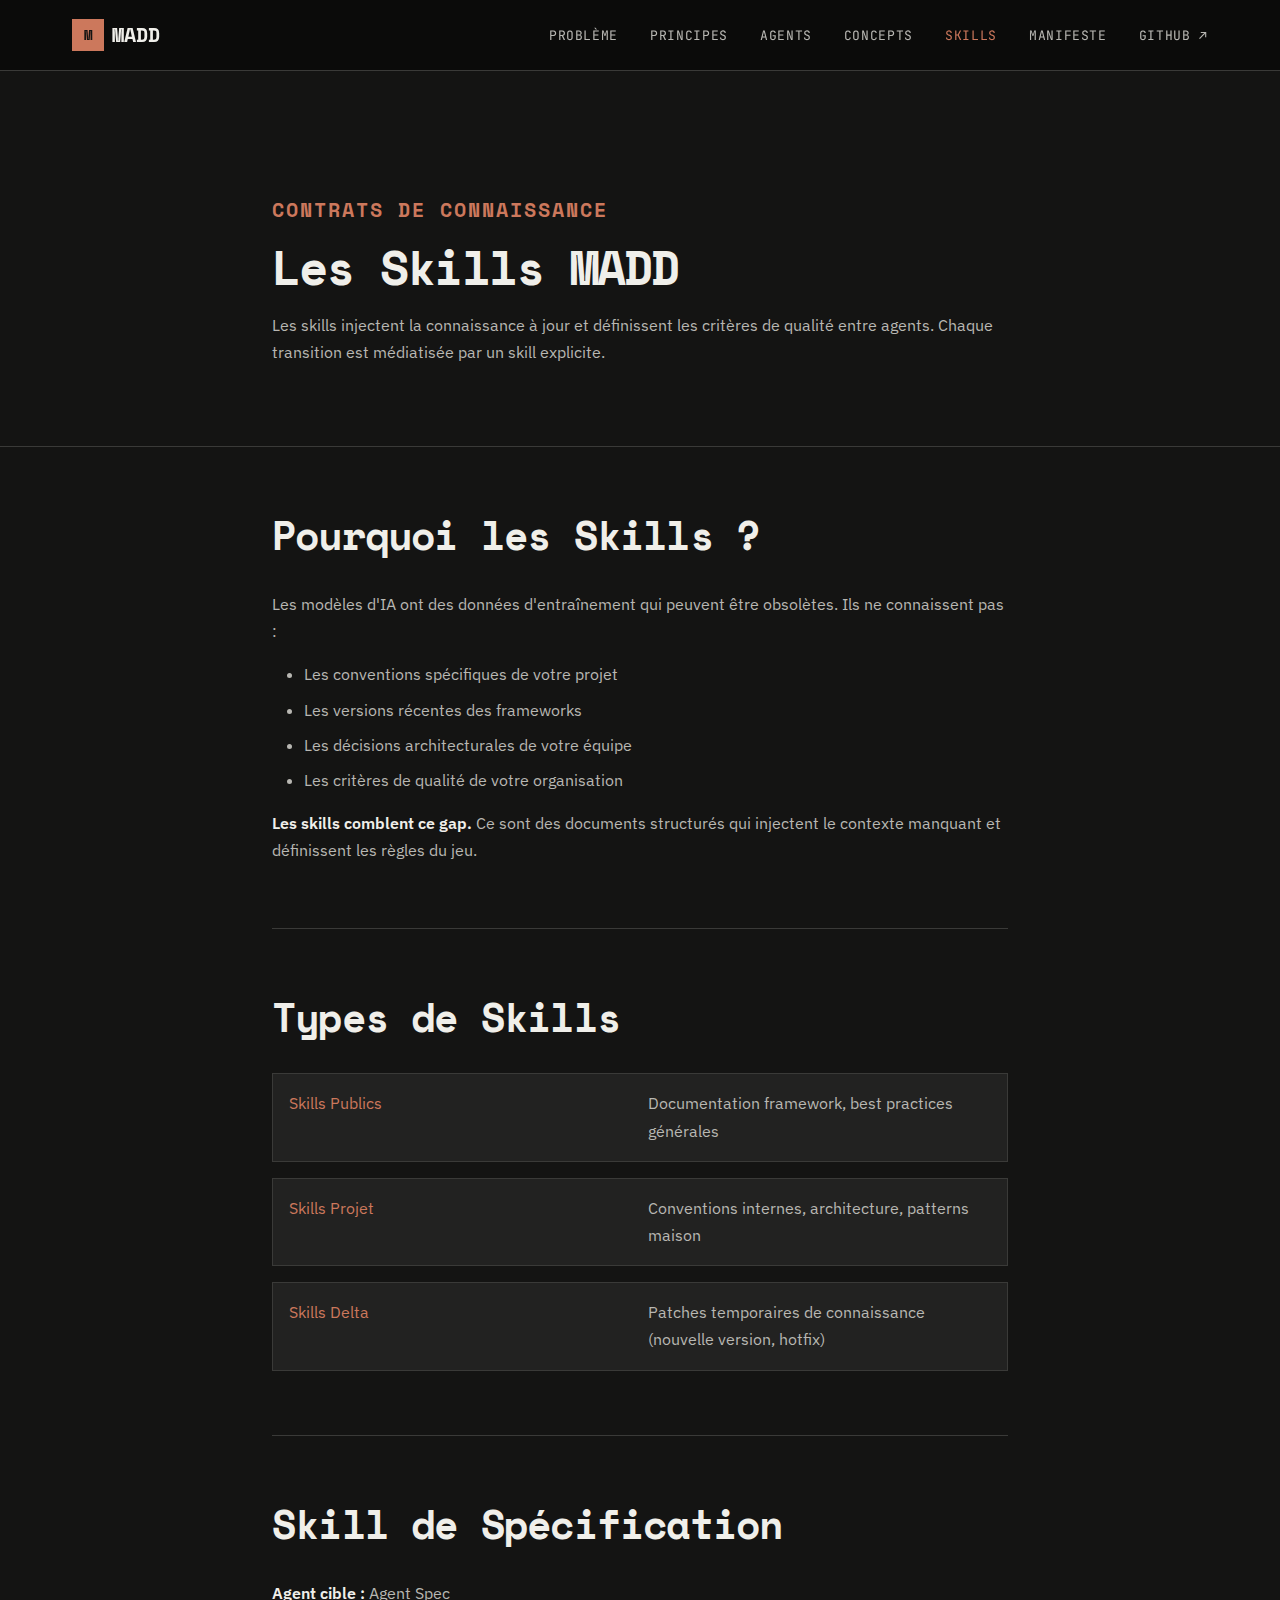
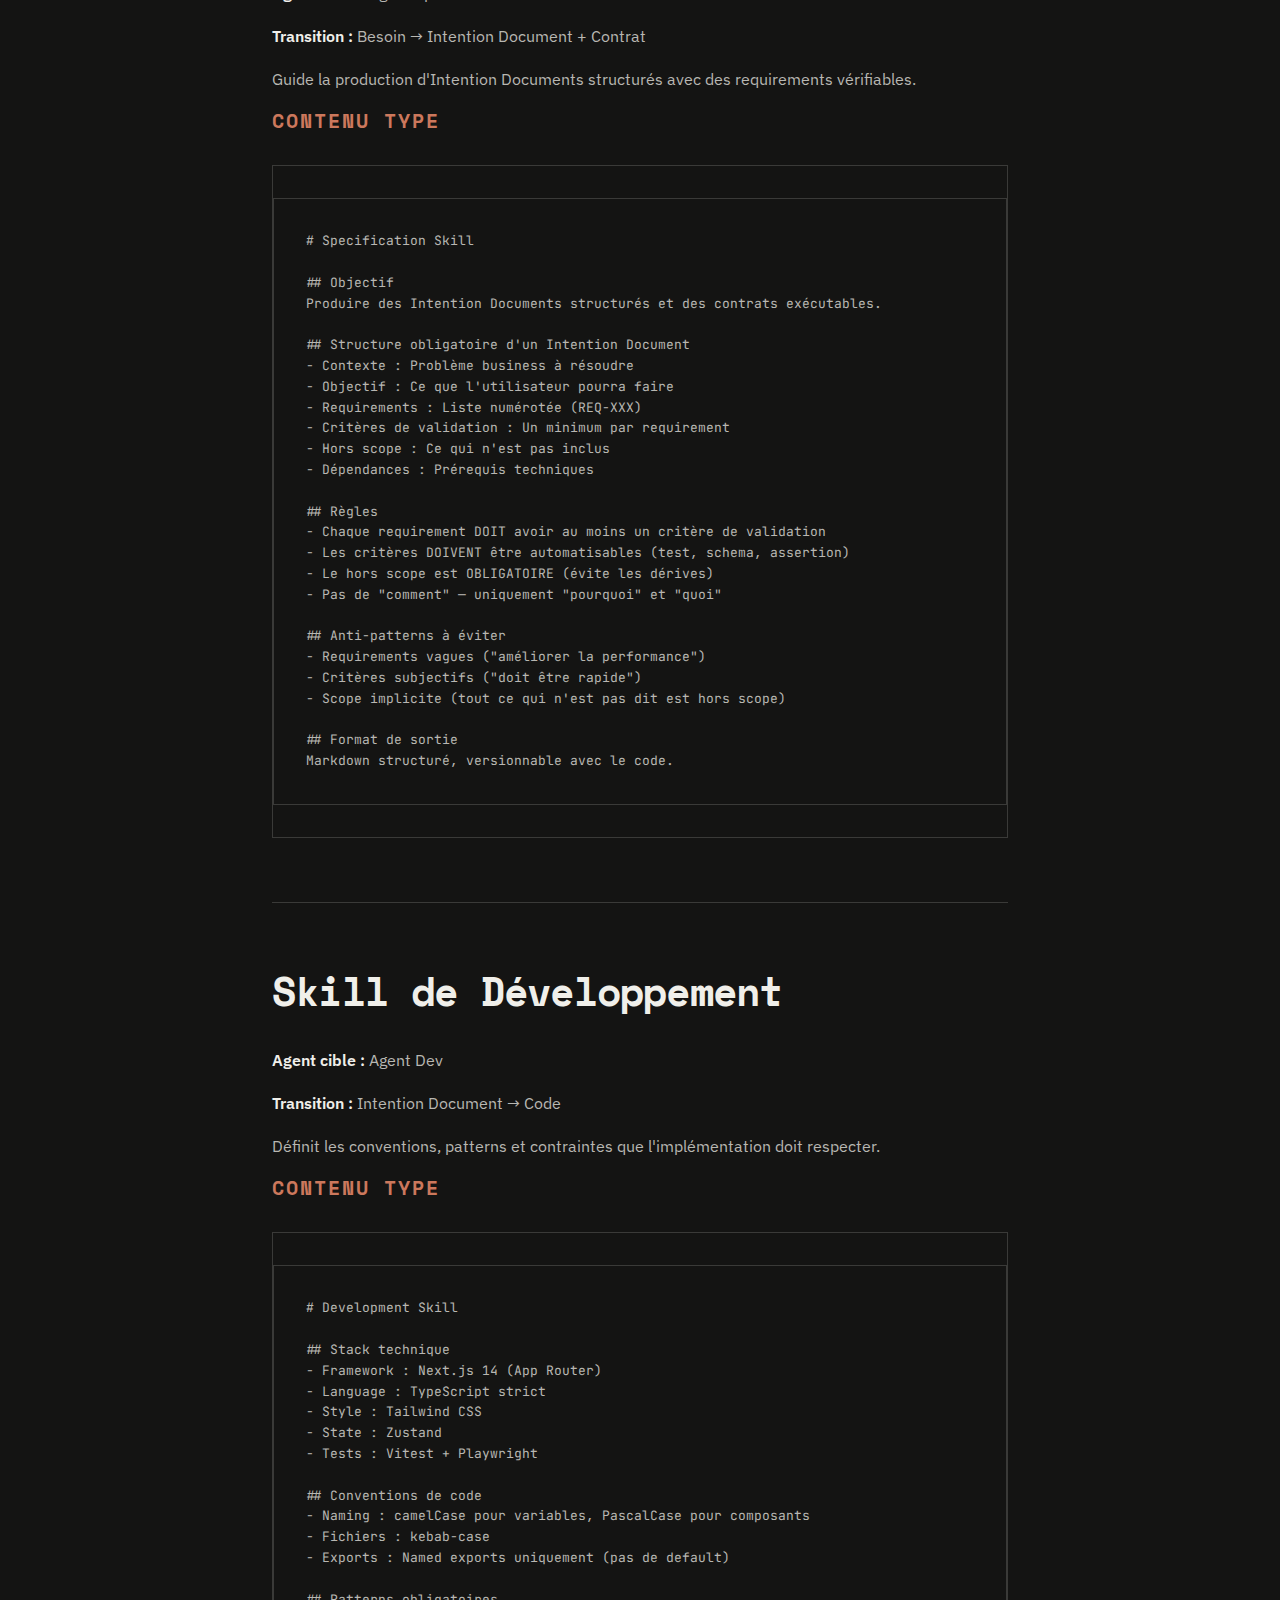
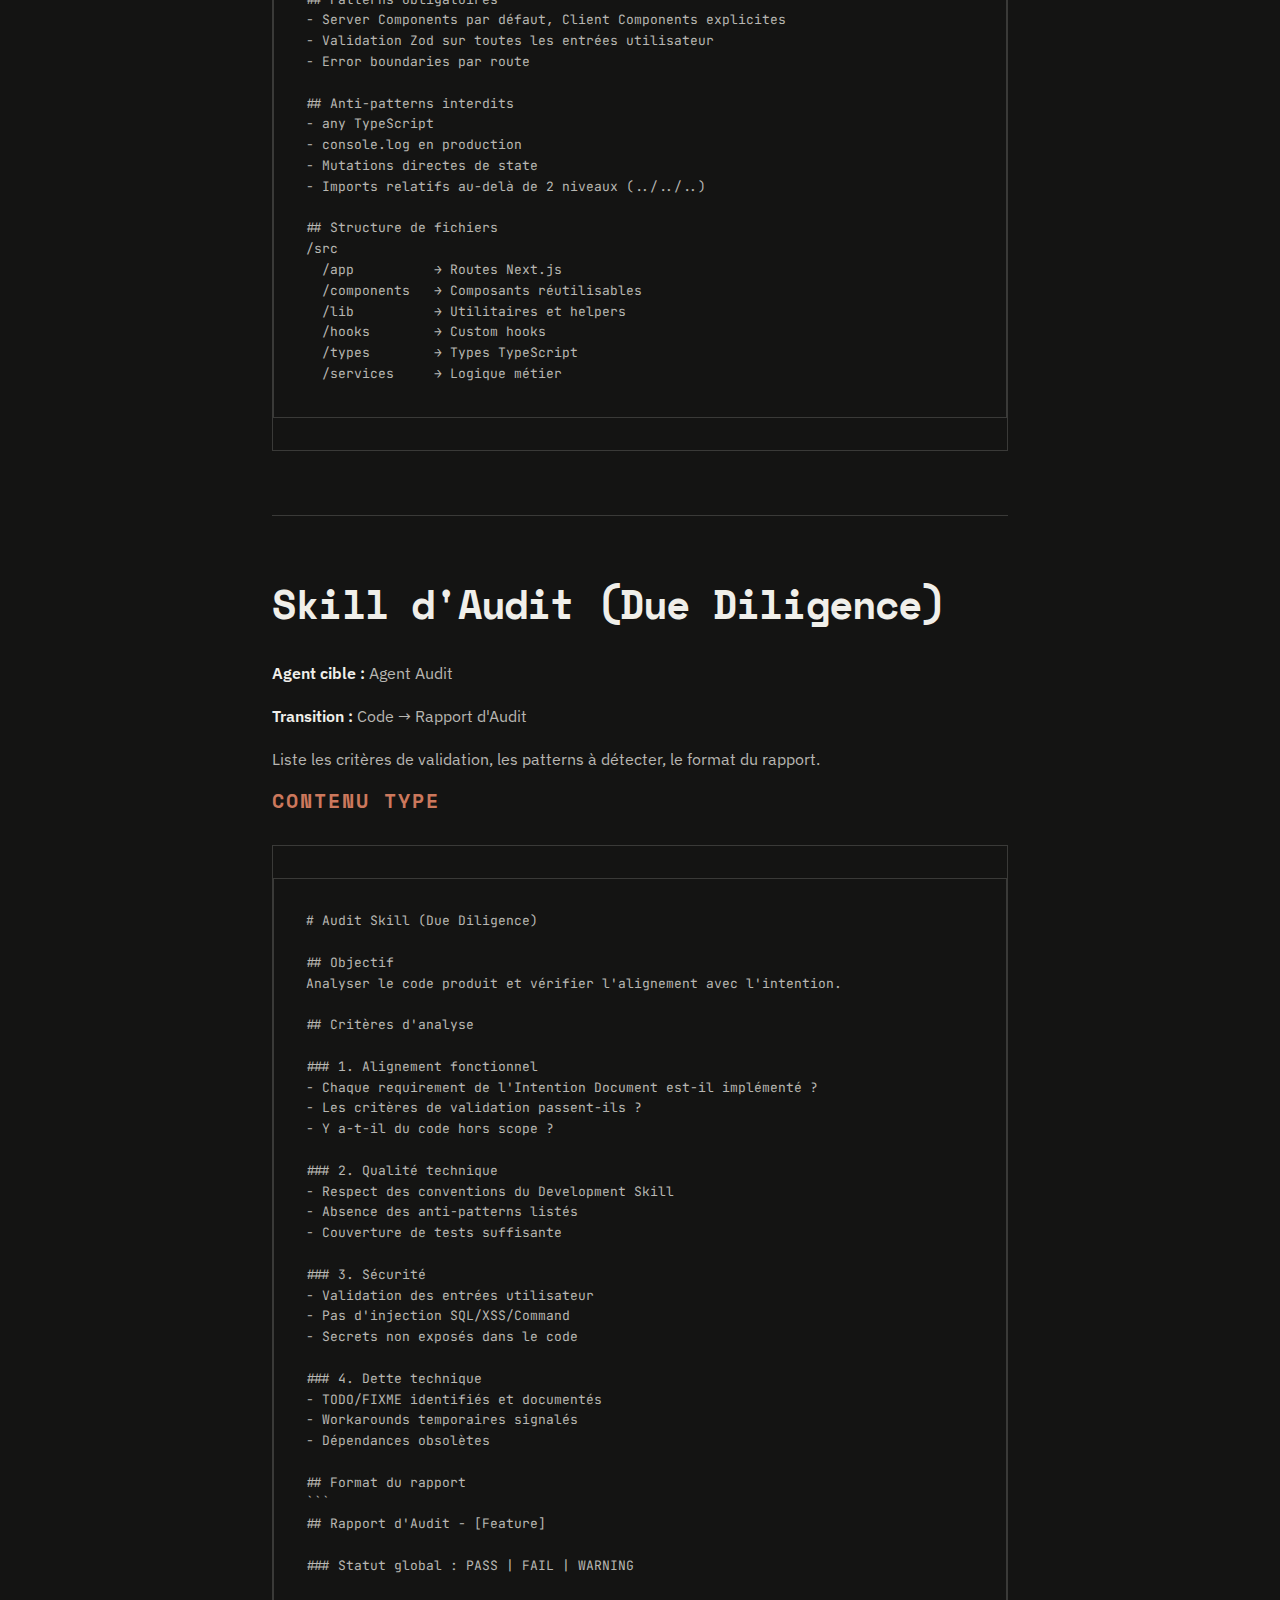
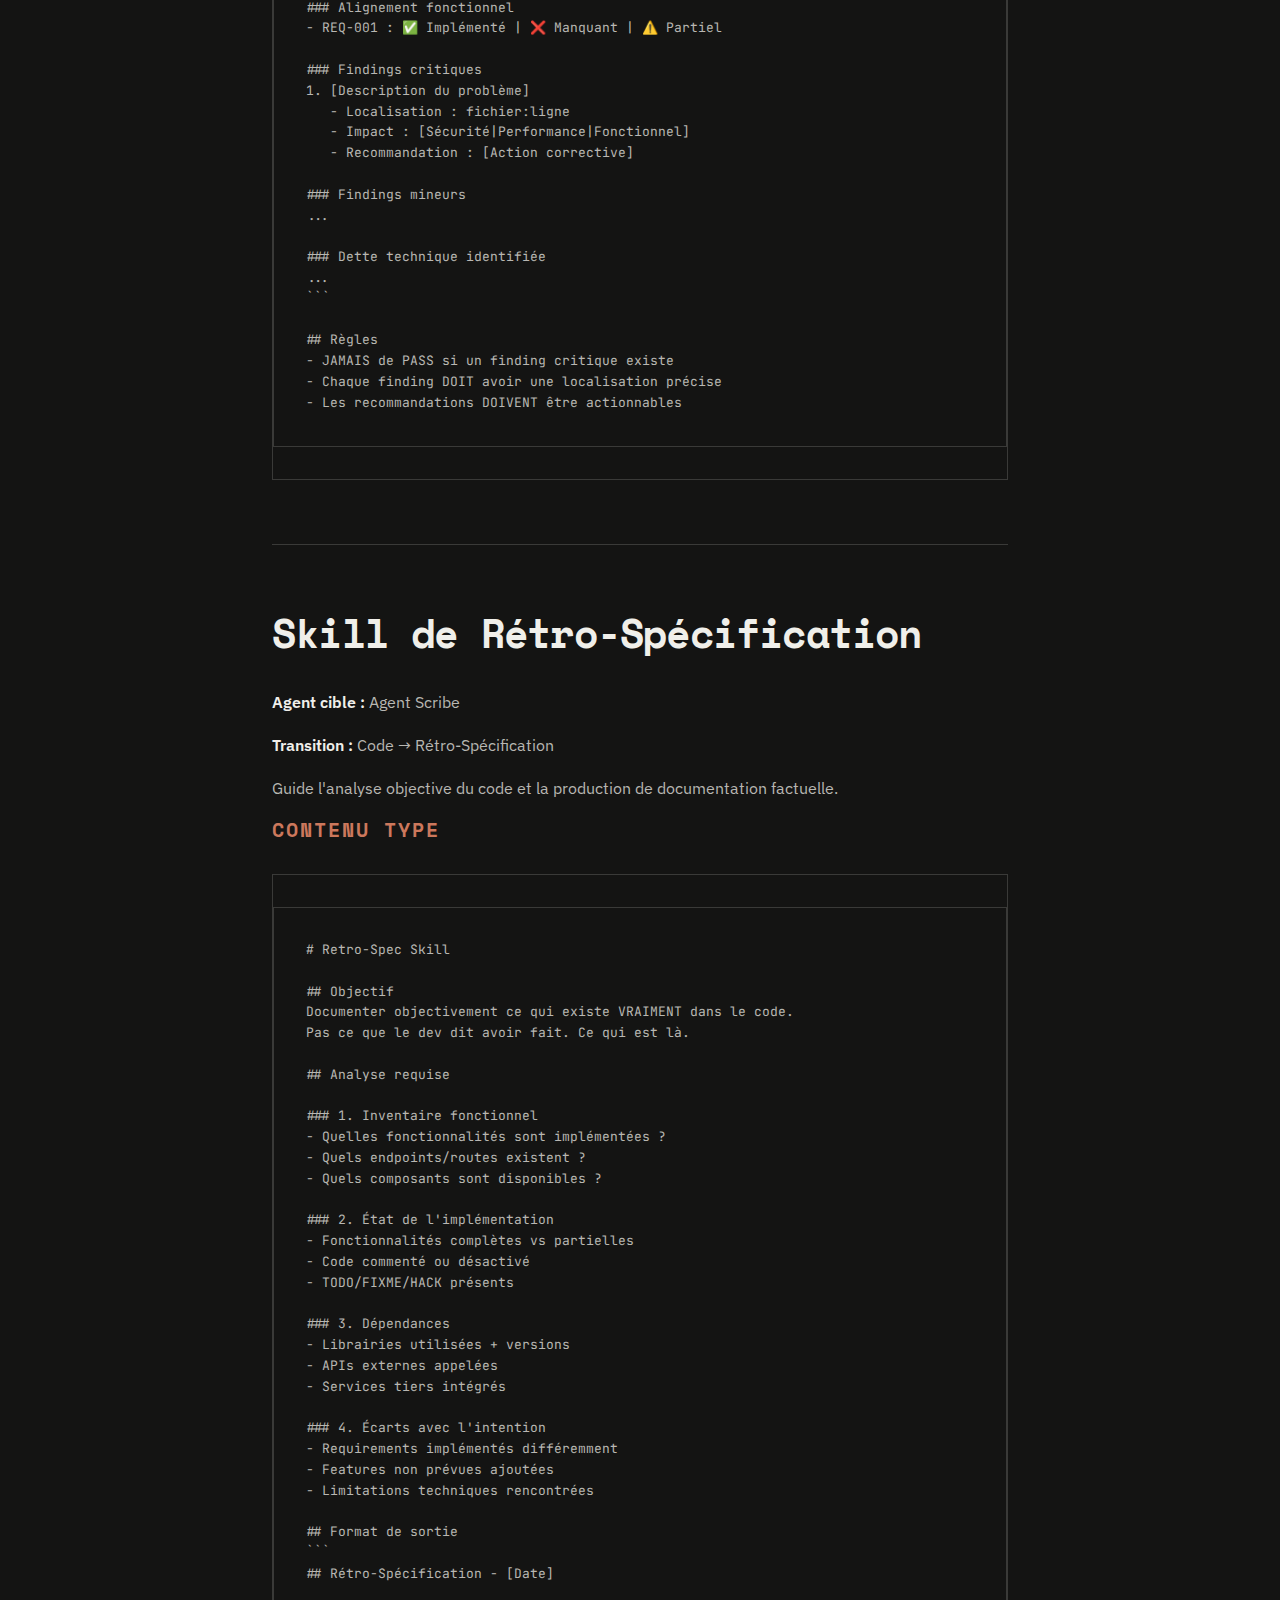
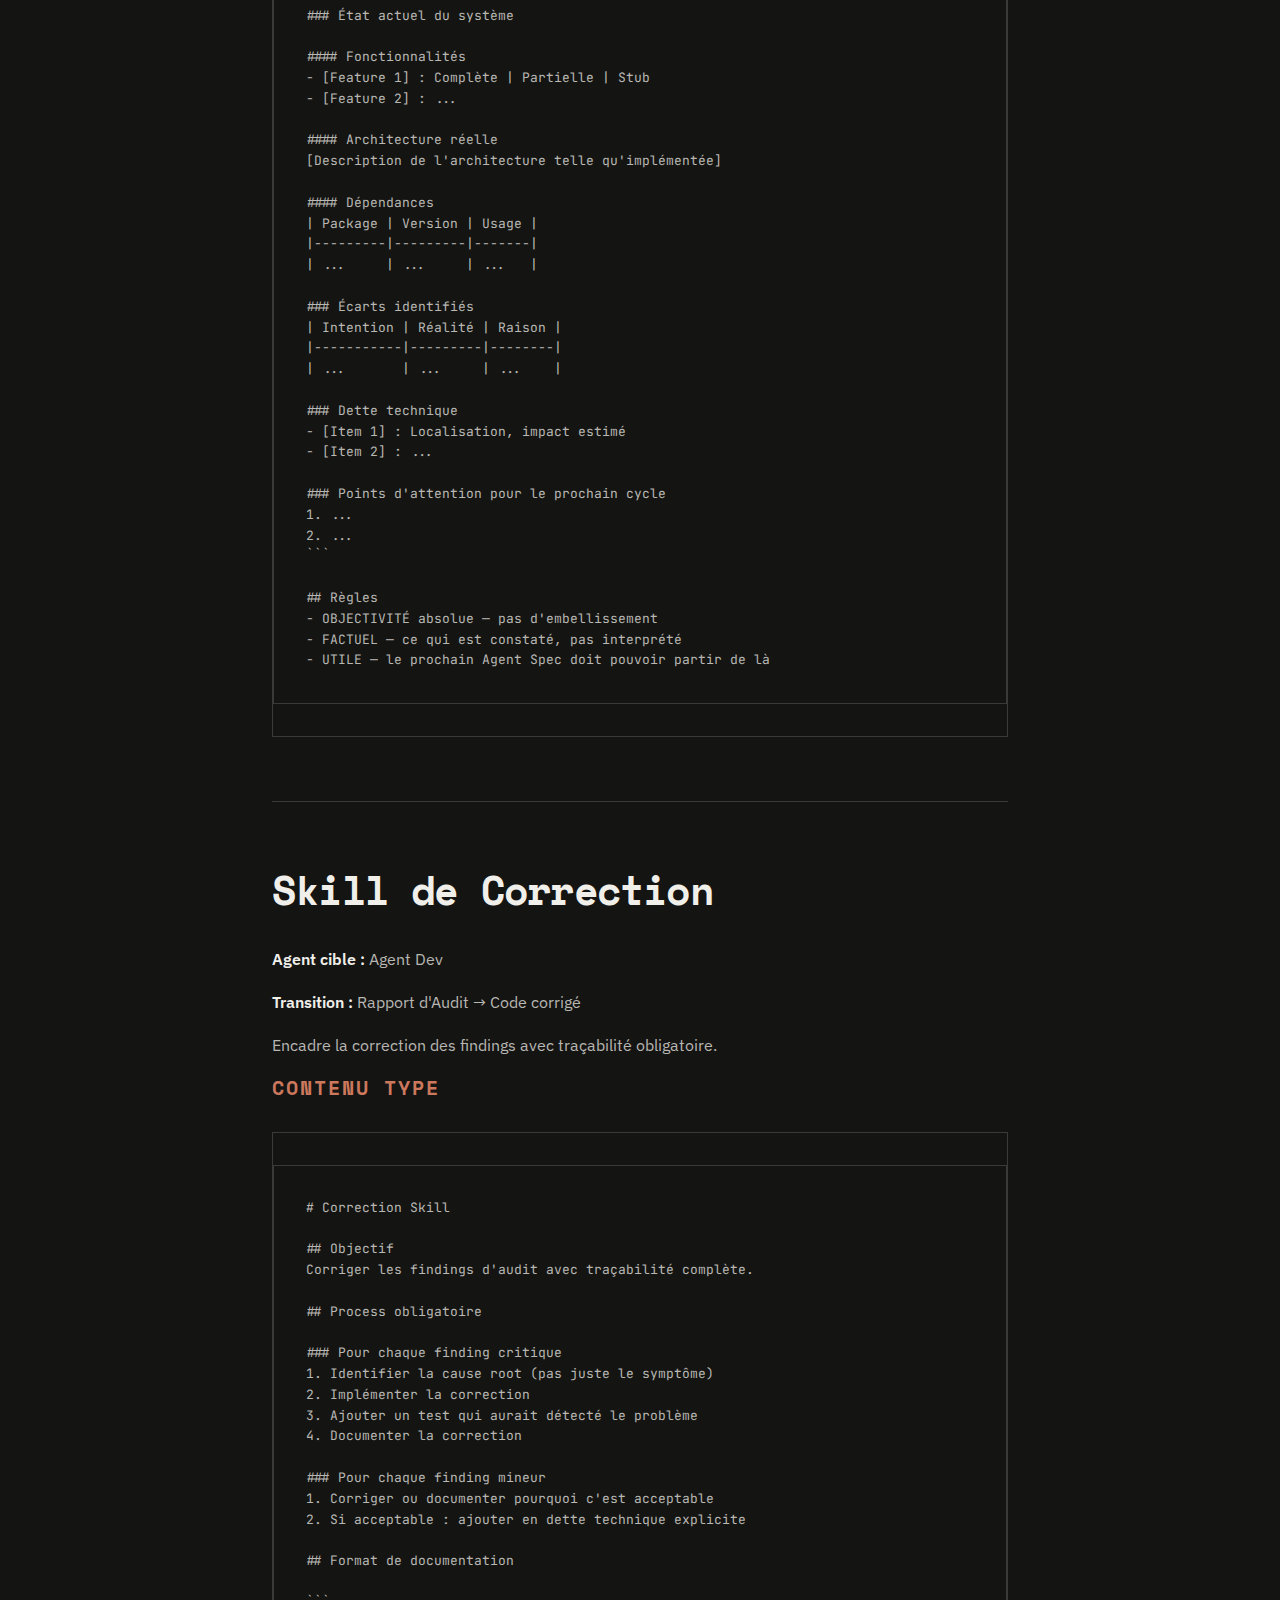
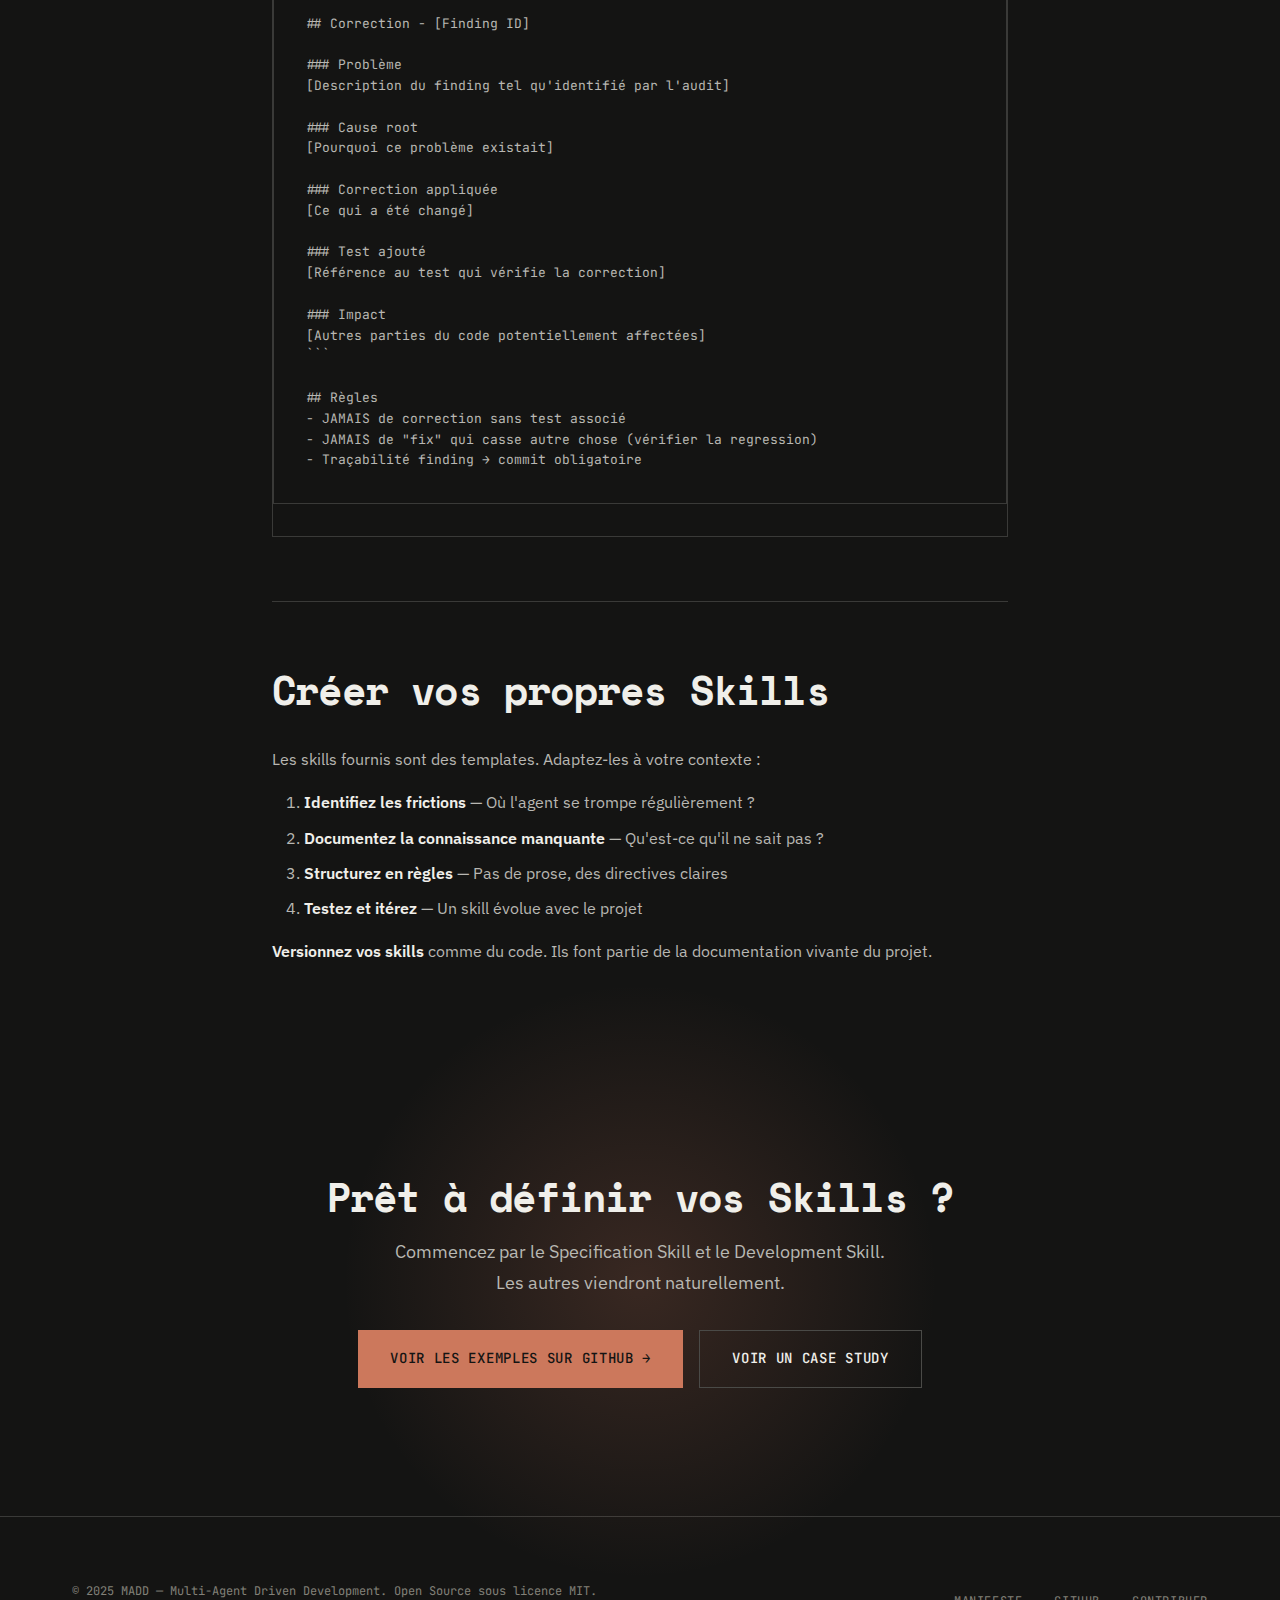
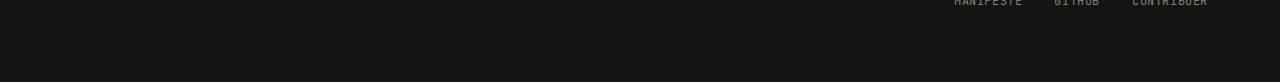
<file: skills.html>
<!DOCTYPE html>
<html lang="fr">
<head>
  <meta charset="UTF-8">
  <meta name="viewport" content="width=device-width, initial-scale=1.0">
  <meta name="description" content="Les Skills MADD - Specification, Development, Audit, Retro-Spec, Correction. Contrats de connaissance pour le Multi-Agent Driven Development.">

  <title>Skills — MADD</title>

  <!-- Fonts -->
  <link rel="preconnect" href="https://fonts.googleapis.com">
  <link rel="preconnect" href="https://fonts.gstatic.com" crossorigin>
  <link href="https://fonts.googleapis.com/css2?family=IBM+Plex+Sans:wght@400;500;600;700&family=JetBrains+Mono:wght@400;500;700&family=Space+Mono:wght@400;700&display=swap" rel="stylesheet">

  <!-- Styles -->
  <link rel="stylesheet" href="css/style.css">

  <!-- Favicon -->
  <link rel="icon" href="data:image/svg+xml,<svg xmlns='http://www.w3.org/2000/svg' viewBox='0 0 100 100'><rect fill='%2300ff88' width='100' height='100'/><text y='.9em' x='50%' text-anchor='middle' font-size='70' font-family='monospace' fill='%230a0a0a'>M</text></svg>">
</head>
<body>

  <!-- Navigation -->
  <nav class="nav">
    <div class="container nav__inner">
      <a href="/" class="nav__logo">
        <span class="nav__logo-icon">M</span>
        <span>MADD</span>
      </a>

      <button class="nav__toggle" aria-label="Menu" aria-expanded="false">
        <svg width="24" height="24" viewBox="0 0 24 24" fill="none" stroke="currentColor" stroke-width="2">
          <line x1="3" y1="6" x2="21" y2="6"></line>
          <line x1="3" y1="12" x2="21" y2="12"></line>
          <line x1="3" y1="18" x2="21" y2="18"></line>
        </svg>
      </button>

      <ul class="nav__links">
        <li><a href="index.html#problem" class="nav__link">Problème</a></li>
        <li><a href="index.html#principles" class="nav__link">Principes</a></li>
        <li><a href="index.html#agents" class="nav__link">Agents</a></li>
        <li><a href="concepts.html" class="nav__link">Concepts</a></li>
        <li><a href="skills.html" class="nav__link nav__link--active">Skills</a></li>
        <li><a href="manifesto.html" class="nav__link">Manifeste</a></li>
        <li><a href="https://github.com/madd-sh" class="nav__link" target="_blank">GitHub ↗</a></li>
      </ul>
    </div>
  </nav>

  <!-- Page Header -->
  <header class="page-header">
    <div class="container container--narrow">
      <h3>Contrats de Connaissance</h3>
      <h1>Les Skills MADD</h1>
      <p>Les skills injectent la connaissance à jour et définissent les critères de qualité entre agents. Chaque transition est médiatisée par un skill explicite.</p>
    </div>
  </header>

  <!-- Page Content -->
  <main class="page-content">
    <div class="container container--narrow">

      <!-- Introduction -->
      <h2 id="pourquoi">Pourquoi les Skills ?</h2>

      <p>Les modèles d'IA ont des données d'entraînement qui peuvent être obsolètes. Ils ne connaissent pas :</p>
      <ul>
        <li>Les conventions spécifiques de votre projet</li>
        <li>Les versions récentes des frameworks</li>
        <li>Les décisions architecturales de votre équipe</li>
        <li>Les critères de qualité de votre organisation</li>
      </ul>

      <p><strong>Les skills comblent ce gap.</strong> Ce sont des documents structurés qui injectent le contexte manquant et définissent les règles du jeu.</p>

      <!-- Types de skills -->
      <h2 id="types">Types de Skills</h2>

      <div class="not-table">
        <div class="not-row">
          <span class="not-row__left" style="text-decoration: none; color: var(--color-accent);">Skills Publics</span>
          <span class="not-row__right">Documentation framework, best practices générales</span>
        </div>
        <div class="not-row">
          <span class="not-row__left" style="text-decoration: none; color: var(--color-accent);">Skills Projet</span>
          <span class="not-row__right">Conventions internes, architecture, patterns maison</span>
        </div>
        <div class="not-row">
          <span class="not-row__left" style="text-decoration: none; color: var(--color-accent);">Skills Delta</span>
          <span class="not-row__right">Patches temporaires de connaissance (nouvelle version, hotfix)</span>
        </div>
      </div>

      <!-- Skill de Spécification -->
      <h2 id="specification">Skill de Spécification</h2>

      <p><strong>Agent cible :</strong> Agent Spec</p>
      <p><strong>Transition :</strong> Besoin → Intention Document + Contrat</p>

      <p>Guide la production d'Intention Documents structurés avec des requirements vérifiables.</p>

      <h3>Contenu type</h3>
      <div class="code-block">
        <pre><code># Specification Skill

## Objectif
Produire des Intention Documents structurés et des contrats exécutables.

## Structure obligatoire d'un Intention Document
- Contexte : Problème business à résoudre
- Objectif : Ce que l'utilisateur pourra faire
- Requirements : Liste numérotée (REQ-XXX)
- Critères de validation : Un minimum par requirement
- Hors scope : Ce qui n'est pas inclus
- Dépendances : Prérequis techniques

## Règles
- Chaque requirement DOIT avoir au moins un critère de validation
- Les critères DOIVENT être automatisables (test, schema, assertion)
- Le hors scope est OBLIGATOIRE (évite les dérives)
- Pas de "comment" — uniquement "pourquoi" et "quoi"

## Anti-patterns à éviter
- Requirements vagues ("améliorer la performance")
- Critères subjectifs ("doit être rapide")
- Scope implicite (tout ce qui n'est pas dit est hors scope)

## Format de sortie
Markdown structuré, versionnable avec le code.</code></pre>
      </div>

      <!-- Skill de Développement -->
      <h2 id="development">Skill de Développement</h2>

      <p><strong>Agent cible :</strong> Agent Dev</p>
      <p><strong>Transition :</strong> Intention Document → Code</p>

      <p>Définit les conventions, patterns et contraintes que l'implémentation doit respecter.</p>

      <h3>Contenu type</h3>
      <div class="code-block">
        <pre><code># Development Skill

## Stack technique
- Framework : Next.js 14 (App Router)
- Language : TypeScript strict
- Style : Tailwind CSS
- State : Zustand
- Tests : Vitest + Playwright

## Conventions de code
- Naming : camelCase pour variables, PascalCase pour composants
- Fichiers : kebab-case
- Exports : Named exports uniquement (pas de default)

## Patterns obligatoires
- Server Components par défaut, Client Components explicites
- Validation Zod sur toutes les entrées utilisateur
- Error boundaries par route

## Anti-patterns interdits
- any TypeScript
- console.log en production
- Mutations directes de state
- Imports relatifs au-delà de 2 niveaux (../../..)

## Structure de fichiers
/src
  /app          → Routes Next.js
  /components   → Composants réutilisables
  /lib          → Utilitaires et helpers
  /hooks        → Custom hooks
  /types        → Types TypeScript
  /services     → Logique métier</code></pre>
      </div>

      <!-- Skill d'Audit -->
      <h2 id="audit">Skill d'Audit (Due Diligence)</h2>

      <p><strong>Agent cible :</strong> Agent Audit</p>
      <p><strong>Transition :</strong> Code → Rapport d'Audit</p>

      <p>Liste les critères de validation, les patterns à détecter, le format du rapport.</p>

      <h3>Contenu type</h3>
      <div class="code-block">
        <pre><code># Audit Skill (Due Diligence)

## Objectif
Analyser le code produit et vérifier l'alignement avec l'intention.

## Critères d'analyse

### 1. Alignement fonctionnel
- Chaque requirement de l'Intention Document est-il implémenté ?
- Les critères de validation passent-ils ?
- Y a-t-il du code hors scope ?

### 2. Qualité technique
- Respect des conventions du Development Skill
- Absence des anti-patterns listés
- Couverture de tests suffisante

### 3. Sécurité
- Validation des entrées utilisateur
- Pas d'injection SQL/XSS/Command
- Secrets non exposés dans le code

### 4. Dette technique
- TODO/FIXME identifiés et documentés
- Workarounds temporaires signalés
- Dépendances obsolètes

## Format du rapport
```
## Rapport d'Audit - [Feature]

### Statut global : PASS | FAIL | WARNING

### Alignement fonctionnel
- REQ-001 : ✅ Implémenté | ❌ Manquant | ⚠️ Partiel

### Findings critiques
1. [Description du problème]
   - Localisation : fichier:ligne
   - Impact : [Sécurité|Performance|Fonctionnel]
   - Recommandation : [Action corrective]

### Findings mineurs
...

### Dette technique identifiée
...
```

## Règles
- JAMAIS de PASS si un finding critique existe
- Chaque finding DOIT avoir une localisation précise
- Les recommandations DOIVENT être actionnables</code></pre>
      </div>

      <!-- Skill de Rétro-Spécification -->
      <h2 id="retrospec">Skill de Rétro-Spécification</h2>

      <p><strong>Agent cible :</strong> Agent Scribe</p>
      <p><strong>Transition :</strong> Code → Rétro-Spécification</p>

      <p>Guide l'analyse objective du code et la production de documentation factuelle.</p>

      <h3>Contenu type</h3>
      <div class="code-block">
        <pre><code># Retro-Spec Skill

## Objectif
Documenter objectivement ce qui existe VRAIMENT dans le code.
Pas ce que le dev dit avoir fait. Ce qui est là.

## Analyse requise

### 1. Inventaire fonctionnel
- Quelles fonctionnalités sont implémentées ?
- Quels endpoints/routes existent ?
- Quels composants sont disponibles ?

### 2. État de l'implémentation
- Fonctionnalités complètes vs partielles
- Code commenté ou désactivé
- TODO/FIXME/HACK présents

### 3. Dépendances
- Librairies utilisées + versions
- APIs externes appelées
- Services tiers intégrés

### 4. Écarts avec l'intention
- Requirements implémentés différemment
- Features non prévues ajoutées
- Limitations techniques rencontrées

## Format de sortie
```
## Rétro-Spécification - [Date]

### État actuel du système

#### Fonctionnalités
- [Feature 1] : Complète | Partielle | Stub
- [Feature 2] : ...

#### Architecture réelle
[Description de l'architecture telle qu'implémentée]

#### Dépendances
| Package | Version | Usage |
|---------|---------|-------|
| ...     | ...     | ...   |

### Écarts identifiés
| Intention | Réalité | Raison |
|-----------|---------|--------|
| ...       | ...     | ...    |

### Dette technique
- [Item 1] : Localisation, impact estimé
- [Item 2] : ...

### Points d'attention pour le prochain cycle
1. ...
2. ...
```

## Règles
- OBJECTIVITÉ absolue — pas d'embellissement
- FACTUEL — ce qui est constaté, pas interprété
- UTILE — le prochain Agent Spec doit pouvoir partir de là</code></pre>
      </div>

      <!-- Skill de Correction -->
      <h2 id="correction">Skill de Correction</h2>

      <p><strong>Agent cible :</strong> Agent Dev</p>
      <p><strong>Transition :</strong> Rapport d'Audit → Code corrigé</p>

      <p>Encadre la correction des findings avec traçabilité obligatoire.</p>

      <h3>Contenu type</h3>
      <div class="code-block">
        <pre><code># Correction Skill

## Objectif
Corriger les findings d'audit avec traçabilité complète.

## Process obligatoire

### Pour chaque finding critique
1. Identifier la cause root (pas juste le symptôme)
2. Implémenter la correction
3. Ajouter un test qui aurait détecté le problème
4. Documenter la correction

### Pour chaque finding mineur
1. Corriger ou documenter pourquoi c'est acceptable
2. Si acceptable : ajouter en dette technique explicite

## Format de documentation

```
## Correction - [Finding ID]

### Problème
[Description du finding tel qu'identifié par l'audit]

### Cause root
[Pourquoi ce problème existait]

### Correction appliquée
[Ce qui a été changé]

### Test ajouté
[Référence au test qui vérifie la correction]

### Impact
[Autres parties du code potentiellement affectées]
```

## Règles
- JAMAIS de correction sans test associé
- JAMAIS de "fix" qui casse autre chose (vérifier la regression)
- Traçabilité finding → commit obligatoire</code></pre>
      </div>

      <!-- Créer vos skills -->
      <h2 id="custom">Créer vos propres Skills</h2>

      <p>Les skills fournis sont des templates. Adaptez-les à votre contexte :</p>

      <ol>
        <li><strong>Identifiez les frictions</strong> — Où l'agent se trompe régulièrement ?</li>
        <li><strong>Documentez la connaissance manquante</strong> — Qu'est-ce qu'il ne sait pas ?</li>
        <li><strong>Structurez en règles</strong> — Pas de prose, des directives claires</li>
        <li><strong>Testez et itérez</strong> — Un skill évolue avec le projet</li>
      </ol>

      <p><strong>Versionnez vos skills</strong> comme du code. Ils font partie de la documentation vivante du projet.</p>

    </div>
  </main>

  <!-- CTA -->
  <section class="cta">
    <div class="container cta__content">
      <h2>Prêt à définir vos Skills ?</h2>
      <p>Commencez par le Specification Skill et le Development Skill. Les autres viendront naturellement.</p>
      <div class="hero__cta">
        <a href="https://github.com/madd-sh" class="btn btn--primary" target="_blank">Voir les exemples sur GitHub →</a>
        <a href="examples.html" class="btn btn--secondary">Voir un Case Study</a>
      </div>
    </div>
  </section>

  <!-- Footer -->
  <footer class="footer">
    <div class="container footer__inner">
      <p class="footer__copy">© 2025 MADD — Multi-Agent Driven Development. Open Source sous licence MIT.</p>
      <ul class="footer__links">
        <li><a href="manifesto.html" class="footer__link">Manifeste</a></li>
        <li><a href="https://github.com/madd-sh" class="footer__link" target="_blank">GitHub</a></li>
        <li><a href="#" class="footer__link">Contribuer</a></li>
      </ul>
    </div>
  </footer>

  <script src="js/main.js"></script>
</body>
</html>
</file>
<file: css/style.css>
/* MADD - Multi-Agent Driven Development
   Design: Technical Brutalist / Editorial Manifesto
   Aesthetic: Precision, Contrast, Authority */

/* ========================================
   CSS VARIABLES
   ======================================== */
:root {
  /* Colors - Dark Theme (Default) - Anthropic/Claude Brand Palette */
  --color-bg: #141413;
  --color-bg-elevated: #1c1c1b;
  --color-bg-card: #222221;
  --color-surface: #2a2a29;

  --color-text-primary: #F0EFEA;
  --color-text-secondary: #b8b7b2;
  --color-text-muted: #828179;

  --color-accent: #CC785C;
  --color-accent-dim: #b56a50;
  --color-accent-glow: rgba(204, 120, 92, 0.2);

  --color-warning: #CC785C;
  --color-error: #d64545;

  --color-border: #3a3a38;
  --color-border-strong: #4a4a47;

  --color-nav-bg: rgba(10, 10, 10, 0.9);

  /* Typography */
  --font-display: 'Space Mono', 'SF Mono', monospace;
  --font-body: 'IBM Plex Sans', -apple-system, sans-serif;
  --font-mono: 'JetBrains Mono', 'Fira Code', monospace;

  /* Spacing */
  --space-xs: 0.25rem;
  --space-sm: 0.5rem;
  --space-md: 1rem;
  --space-lg: 2rem;
  --space-xl: 4rem;
  --space-2xl: 8rem;

  /* Layout */
  --max-width: 1200px;
  --content-width: 800px;

  /* Effects */
  --transition-fast: 150ms ease;
  --transition-base: 250ms ease;
  --transition-slow: 400ms ease;
}

/* Light Theme */
[data-theme="light"] {
  --color-bg: #FFFFFF;
  --color-bg-elevated: #F0EFEA;
  --color-bg-card: #FFFFFF;
  --color-surface: #F0EFEA;

  --color-text-primary: #141413;
  --color-text-secondary: #4a4a47;
  --color-text-muted: #828179;

  --color-accent: #CC785C;
  --color-accent-dim: #b56a50;
  --color-accent-glow: rgba(204, 120, 92, 0.15);

  --color-warning: #CC785C;
  --color-error: #d64545;

  --color-border: #d4d3ce;
  --color-border-strong: #b8b7b2;

  --color-nav-bg: rgba(255, 255, 255, 0.95);
}

/* ========================================
   RESET & BASE
   ======================================== */
*, *::before, *::after {
  box-sizing: border-box;
  margin: 0;
  padding: 0;
}

html {
  font-size: 16px;
  scroll-behavior: smooth;
  -webkit-font-smoothing: antialiased;
  -moz-osx-font-smoothing: grayscale;
}

body {
  font-family: var(--font-body);
  background-color: var(--color-bg);
  color: var(--color-text-primary);
  line-height: 1.7;
  min-height: 100vh;
  overflow-x: hidden;
}

::selection {
  background: var(--color-accent);
  color: var(--color-bg);
}

/* ========================================
   TYPOGRAPHY
   ======================================== */
h1, h2, h3, h4, h5, h6 {
  font-family: var(--font-display);
  font-weight: 700;
  line-height: 1.2;
  letter-spacing: -0.02em;
}

h1 {
  font-size: clamp(2.5rem, 8vw, 5rem);
  letter-spacing: -0.04em;
}

h2 {
  font-size: clamp(1.75rem, 4vw, 2.5rem);
  margin-bottom: var(--space-lg);
}

h3 {
  font-size: 1.25rem;
  color: var(--color-accent);
  text-transform: uppercase;
  letter-spacing: 0.1em;
  margin-bottom: var(--space-md);
}

p {
  margin-bottom: var(--space-md);
  color: var(--color-text-secondary);
}

a {
  color: var(--color-accent);
  text-decoration: none;
  transition: color var(--transition-fast);
}

a:hover {
  color: var(--color-text-primary);
}

strong {
  color: var(--color-text-primary);
  font-weight: 600;
}

code {
  font-family: var(--font-mono);
  font-size: 0.875em;
  background: var(--color-surface);
  padding: 0.2em 0.4em;
  border-radius: 3px;
  color: var(--color-accent);
}

/* ========================================
   LAYOUT
   ======================================== */
.container {
  width: 100%;
  max-width: var(--max-width);
  margin: 0 auto;
  padding: 0 var(--space-lg);
}

.container--narrow {
  max-width: var(--content-width);
}

section {
  padding: var(--space-2xl) 0;
}

/* ========================================
   NAVIGATION
   ======================================== */
.nav {
  position: fixed;
  top: 0;
  left: 0;
  right: 0;
  z-index: 1000;
  background: var(--color-nav-bg);
  backdrop-filter: blur(10px);
  border-bottom: 1px solid var(--color-border);
}

.nav__inner {
  display: flex;
  align-items: center;
  justify-content: space-between;
  height: 70px;
}

.nav__logo {
  font-family: var(--font-display);
  font-size: 1.25rem;
  font-weight: 700;
  color: var(--color-text-primary);
  display: flex;
  align-items: center;
  gap: var(--space-sm);
}

.nav__logo-icon {
  width: 32px;
  height: 32px;
  background: var(--color-accent);
  display: flex;
  align-items: center;
  justify-content: center;
  font-size: 0.875rem;
  color: var(--color-bg);
  font-weight: 700;
}

.nav__links {
  display: flex;
  gap: var(--space-lg);
  list-style: none;
}

.nav__link {
  font-family: var(--font-mono);
  font-size: 0.8125rem;
  color: var(--color-text-secondary);
  text-transform: uppercase;
  letter-spacing: 0.05em;
  transition: color var(--transition-fast);
}

.nav__link:hover {
  color: var(--color-accent);
}

.nav__link--active {
  color: var(--color-accent);
}

/* Mobile nav toggle */
.nav__toggle {
  display: none;
  background: none;
  border: none;
  color: var(--color-text-primary);
  cursor: pointer;
  padding: var(--space-sm);
}

@media (max-width: 768px) {
  .nav__toggle {
    display: block;
  }

  .nav__links {
    display: none;
    position: absolute;
    top: 70px;
    left: 0;
    right: 0;
    background: var(--color-bg);
    border-bottom: 1px solid var(--color-border);
    flex-direction: column;
    padding: var(--space-lg);
    gap: var(--space-md);
  }

  .nav__links--open {
    display: flex;
  }
}

/* ========================================
   THEME TOGGLE & LANGUAGE SELECTOR
   ======================================== */
.nav__controls {
  display: flex;
  align-items: center;
  gap: var(--space-md);
}

/* Theme Toggle */
.theme-toggle {
  background: none;
  border: 1px solid var(--color-border);
  color: var(--color-text-secondary);
  cursor: pointer;
  padding: var(--space-sm);
  display: flex;
  align-items: center;
  justify-content: center;
  transition: all var(--transition-fast);
  width: 40px;
  height: 40px;
}

.theme-toggle:hover {
  border-color: var(--color-accent);
  color: var(--color-accent);
}

.theme-toggle svg {
  width: 20px;
  height: 20px;
}

.theme-toggle__icon--light,
.theme-toggle__icon--dark {
  display: none;
}

[data-theme="dark"] .theme-toggle__icon--light,
:root:not([data-theme]) .theme-toggle__icon--light {
  display: block;
}

[data-theme="light"] .theme-toggle__icon--dark {
  display: block;
}

/* Help Toggle */
.help-toggle {
  background: none;
  border: 1px solid var(--color-border);
  color: var(--color-text-secondary);
  cursor: pointer;
  padding: var(--space-sm);
  display: flex;
  align-items: center;
  justify-content: center;
  transition: var(--transition-fast);
  width: 36px;
  height: 36px;
}

.help-toggle:hover {
  border-color: var(--color-accent);
  color: var(--color-accent);
}

.help-toggle span {
  font-family: var(--font-mono);
  font-size: 1rem;
  font-weight: 600;
}

/* Language Selector */
.lang-selector {
  position: relative;
}

.lang-selector__btn {
  background: none;
  border: 1px solid var(--color-border);
  color: var(--color-text-secondary);
  cursor: pointer;
  padding: var(--space-sm) var(--space-md);
  display: flex;
  align-items: center;
  gap: var(--space-sm);
  font-family: var(--font-mono);
  font-size: 0.75rem;
  text-transform: uppercase;
  letter-spacing: 0.05em;
  transition: all var(--transition-fast);
  height: 40px;
}

.lang-selector__btn:hover {
  border-color: var(--color-accent);
  color: var(--color-accent);
}

.lang-selector__btn svg {
  width: 12px;
  height: 12px;
  transition: transform var(--transition-fast);
}

.lang-selector--open .lang-selector__btn svg {
  transform: rotate(180deg);
}

.lang-selector__dropdown {
  position: absolute;
  top: calc(100% + var(--space-xs));
  right: 0;
  background: var(--color-bg-card);
  border: 1px solid var(--color-border);
  min-width: 120px;
  opacity: 0;
  visibility: hidden;
  transform: translateY(-10px);
  transition: all var(--transition-fast);
  z-index: 100;
}

.lang-selector--open .lang-selector__dropdown {
  opacity: 1;
  visibility: visible;
  transform: translateY(0);
}

.lang-selector__option {
  display: block;
  width: 100%;
  padding: var(--space-sm) var(--space-md);
  background: none;
  border: none;
  color: var(--color-text-secondary);
  font-family: var(--font-mono);
  font-size: 0.75rem;
  text-transform: uppercase;
  letter-spacing: 0.05em;
  text-align: left;
  cursor: pointer;
  transition: all var(--transition-fast);
}

.lang-selector__option:hover {
  background: var(--color-surface);
  color: var(--color-text-primary);
}

.lang-selector__option--active {
  color: var(--color-accent);
}

@media (max-width: 768px) {
  .nav__controls {
    position: absolute;
    right: 60px;
    top: 50%;
    transform: translateY(-50%);
  }

  .lang-selector__dropdown {
    right: auto;
    left: 0;
  }
}

/* ========================================
   HERO
   ======================================== */
.hero {
  min-height: 100vh;
  display: flex;
  align-items: center;
  position: relative;
  padding-top: 70px;
  overflow: hidden;
}

.hero::before {
  content: '';
  position: absolute;
  top: 0;
  left: 0;
  right: 0;
  bottom: 0;
  background: 
    radial-gradient(ellipse at 20% 50%, var(--color-accent-glow) 0%, transparent 50%),
    radial-gradient(ellipse at 80% 80%, rgba(255, 107, 53, 0.05) 0%, transparent 40%);
  pointer-events: none;
}

.hero__grid {
  position: absolute;
  top: 0;
  left: 0;
  right: 0;
  bottom: 0;
  background-image: 
    linear-gradient(var(--color-border) 1px, transparent 1px),
    linear-gradient(90deg, var(--color-border) 1px, transparent 1px);
  background-size: 60px 60px;
  opacity: 0.3;
  pointer-events: none;
}

.hero__content {
  position: relative;
  z-index: 1;
}

.hero__badge {
  display: inline-flex;
  align-items: center;
  gap: var(--space-sm);
  font-family: var(--font-mono);
  font-size: 0.75rem;
  text-transform: uppercase;
  letter-spacing: 0.15em;
  color: var(--color-accent);
  margin-bottom: var(--space-lg);
  padding: var(--space-sm) var(--space-md);
  border: 1px solid var(--color-accent);
  background: var(--color-accent-glow);
  animation: fadeInUp 0.6s ease backwards;
}

.hero__badge::before {
  content: '';
  width: 8px;
  height: 8px;
  background: var(--color-accent);
  border-radius: 50%;
  animation: pulse 2s infinite;
}

@keyframes pulse {
  0%, 100% { opacity: 1; }
  50% { opacity: 0.4; }
}

.hero__title {
  margin-bottom: var(--space-lg);
  animation: fadeInUp 0.6s ease 0.1s backwards;
}

.hero__title span {
  display: block;
}

.hero__title-main {
  color: var(--color-text-primary);
}

.hero__title-accent {
  color: var(--color-accent);
  position: relative;
}

.hero__subtitle {
  font-size: clamp(1.125rem, 2vw, 1.5rem);
  color: var(--color-text-secondary);
  max-width: 600px;
  margin-bottom: var(--space-xl);
  animation: fadeInUp 0.6s ease 0.2s backwards;
}

.hero__cta {
  display: flex;
  gap: var(--space-md);
  flex-wrap: wrap;
  animation: fadeInUp 0.6s ease 0.3s backwards;
}

@keyframes fadeInUp {
  from {
    opacity: 0;
    transform: translateY(20px);
  }
  to {
    opacity: 1;
    transform: translateY(0);
  }
}

/* ========================================
   BUTTONS
   ======================================== */
.btn {
  display: inline-flex;
  align-items: center;
  justify-content: center;
  gap: var(--space-sm);
  font-family: var(--font-mono);
  font-size: 0.875rem;
  font-weight: 500;
  text-transform: uppercase;
  letter-spacing: 0.05em;
  padding: var(--space-md) var(--space-lg);
  border: none;
  cursor: pointer;
  transition: all var(--transition-base);
}

.btn--primary {
  background: var(--color-accent);
  color: var(--color-bg);
}

.btn--primary:hover {
  background: var(--color-text-primary);
  color: var(--color-bg);
  transform: translateY(-2px);
  box-shadow: 0 10px 40px var(--color-accent-glow);
}

.btn--secondary {
  background: transparent;
  color: var(--color-text-primary);
  border: 1px solid var(--color-border-strong);
}

.btn--secondary:hover {
  border-color: var(--color-accent);
  color: var(--color-accent);
}

/* ========================================
   PROBLEM SECTION
   ======================================== */
.problem {
  background: var(--color-bg-elevated);
  border-top: 1px solid var(--color-border);
  border-bottom: 1px solid var(--color-border);
}

.problem__header {
  text-align: center;
  margin-bottom: var(--space-xl);
}

.problem__grid {
  display: grid;
  grid-template-columns: repeat(auto-fit, minmax(280px, 1fr));
  gap: var(--space-lg);
}

.problem__card {
  background: var(--color-bg-card);
  border: 1px solid var(--color-border);
  padding: var(--space-lg);
  position: relative;
  transition: all var(--transition-base);
}

.problem__card:hover {
  border-color: var(--color-accent);
  transform: translateY(-4px);
}

.problem__card::before {
  content: attr(data-number);
  font-family: var(--font-display);
  font-size: 4rem;
  font-weight: 700;
  color: var(--color-border);
  position: absolute;
  top: var(--space-md);
  right: var(--space-md);
  line-height: 1;
}

.problem__card h3 {
  color: var(--color-warning);
  margin-bottom: var(--space-md);
}

.problem__card p {
  font-size: 0.9375rem;
}

/* ========================================
   PRINCIPLES SECTION
   ======================================== */
.principles__list {
  display: grid;
  gap: var(--space-xl);
}

.principle {
  display: grid;
  grid-template-columns: auto 1fr;
  gap: var(--space-lg);
  align-items: start;
  padding-bottom: var(--space-xl);
  border-bottom: 1px solid var(--color-border);
}

.principle:last-child {
  border-bottom: none;
  padding-bottom: 0;
}

.principle__number {
  font-family: var(--font-display);
  font-size: 3rem;
  font-weight: 700;
  color: var(--color-accent);
  line-height: 1;
  width: 80px;
}

.principle__content h3 {
  font-family: var(--font-body);
  font-size: 1.5rem;
  color: var(--color-text-primary);
  text-transform: none;
  letter-spacing: normal;
  margin-bottom: var(--space-md);
}

.principle__content p {
  margin-bottom: var(--space-md);
}

.principle__change {
  font-family: var(--font-mono);
  font-size: 0.875rem;
  color: var(--color-accent);
  padding-left: var(--space-md);
  border-left: 2px solid var(--color-accent);
}

@media (max-width: 640px) {
  .principle {
    grid-template-columns: 1fr;
  }
  
  .principle__number {
    font-size: 2rem;
    width: auto;
  }
}

/* ========================================
   AGENTS SECTION
   ======================================== */
.agents {
  background: var(--color-bg-elevated);
  border-top: 1px solid var(--color-border);
  border-bottom: 1px solid var(--color-border);
}

.agents__header {
  text-align: center;
  margin-bottom: var(--space-xl);
}

.agents__diagram {
  background: var(--color-bg);
  border: 1px solid var(--color-border);
  padding: var(--space-xl);
  margin-bottom: var(--space-xl);
  overflow-x: auto;
}

.agents__flow {
  display: flex;
  align-items: center;
  justify-content: center;
  gap: var(--space-lg);
  min-width: 700px;
}

.agent-box {
  background: var(--color-bg-card);
  border: 1px solid var(--color-border);
  padding: var(--space-lg);
  text-align: center;
  min-width: 150px;
  transition: all var(--transition-base);
}

.agent-box:hover {
  border-color: var(--color-accent);
  box-shadow: 0 0 30px var(--color-accent-glow);
}

.agent-box__icon {
  font-size: 2rem;
  margin-bottom: var(--space-sm);
}

.agent-box__name {
  font-family: var(--font-mono);
  font-size: 0.75rem;
  text-transform: uppercase;
  letter-spacing: 0.1em;
  color: var(--color-accent);
  margin-bottom: var(--space-xs);
}

.agent-box__role {
  font-size: 0.875rem;
  color: var(--color-text-secondary);
}

.agent-arrow {
  color: var(--color-text-muted);
  font-size: 1.5rem;
}

/* Contract-centric diagram layout */
.agents__diagram--contract-centric {
  display: flex;
  flex-direction: column;
  align-items: center;
  gap: var(--space-sm);
  overflow-x: visible;
}

.agents__writers,
.agents__readers {
  display: flex;
  justify-content: center;
  gap: var(--space-xl);
}

.agents__arrows-down {
  display: flex;
  align-items: center;
  justify-content: center;
  gap: var(--space-xl);
  padding: var(--space-xs) 0;
}

.agent-arrow--down {
  font-size: 1.25rem;
  color: var(--color-text-muted);
}

.agent-arrow-label {
  font-family: var(--font-mono);
  font-size: 0.7rem;
  text-transform: uppercase;
  letter-spacing: 0.1em;
  color: var(--color-text-muted);
  padding: 0 var(--space-lg);
}

.contract-hub {
  padding: var(--space-md);
}

.contract-hub__inner {
  background: linear-gradient(135deg, var(--color-accent-glow), transparent);
  border: 2px solid var(--color-accent);
  padding: var(--space-lg) var(--space-xl);
  text-align: center;
  position: relative;
  box-shadow: 0 0 40px var(--color-accent-glow);
}

.contract-hub__icon {
  font-size: 2.5rem;
  margin-bottom: var(--space-sm);
}

.contract-hub__title {
  font-family: var(--font-mono);
  font-size: 1.25rem;
  font-weight: 700;
  text-transform: uppercase;
  letter-spacing: 0.15em;
  color: var(--color-accent);
  margin-bottom: var(--space-xs);
}

.contract-hub__subtitle {
  font-size: 0.8rem;
  color: var(--color-text-secondary);
  font-style: italic;
}

.agent-box--writer .agent-box__name {
  color: var(--color-success, #4ade80);
}

.agent-box--reader .agent-box__name {
  color: var(--color-info, #60a5fa);
}

/* Spec at top - single agent */
.agents__spec-top {
  display: flex;
  justify-content: center;
}

/* Scribe at bottom - single agent */
.agents__scribe-bottom {
  display: flex;
  justify-content: center;
}

/* Single arrow with label (vertical) */
.agents__arrow-single {
  display: flex;
  flex-direction: column;
  align-items: center;
  gap: var(--space-xs);
  padding: var(--space-xs) 0;
}

/* Upward arrow variant */
.agents__arrow-up {
  flex-direction: column-reverse;
}

.agent-arrow--up {
  font-size: 1.25rem;
  color: var(--color-success, #4ade80);
}

/* Horizontal arrow between agents */
.agents__horizontal-arrow {
  display: flex;
  align-items: center;
  padding: 0 var(--space-md);
}

.agents__horizontal-arrow .agent-arrow {
  font-size: 1.5rem;
  color: var(--color-info, #60a5fa);
}

.agents__grid {
  display: grid;
  grid-template-columns: repeat(auto-fit, minmax(250px, 1fr));
  gap: var(--space-lg);
}

.agent-card {
  background: var(--color-bg-card);
  border: 1px solid var(--color-border);
  padding: var(--space-lg);
}

.agent-card__header {
  display: flex;
  align-items: center;
  gap: var(--space-md);
  margin-bottom: var(--space-md);
}

.agent-card__icon {
  width: 48px;
  height: 48px;
  background: var(--color-accent-glow);
  border: 1px solid var(--color-accent);
  display: flex;
  align-items: center;
  justify-content: center;
  font-size: 1.25rem;
}

.agent-card__name {
  font-family: var(--font-mono);
  font-size: 0.875rem;
  color: var(--color-accent);
  text-transform: uppercase;
  letter-spacing: 0.05em;
}

.agent-card__list {
  list-style: none;
}

.agent-card__list li {
  font-size: 0.875rem;
  color: var(--color-text-secondary);
  padding: var(--space-xs) 0;
  padding-left: var(--space-md);
  position: relative;
}

.agent-card__list li::before {
  content: '→';
  position: absolute;
  left: 0;
  color: var(--color-text-muted);
}

/* ========================================
   COMPARISON SECTION
   ======================================== */
.comparison__table-wrapper {
  overflow-x: auto;
  margin-top: var(--space-lg);
}

.comparison__table {
  width: 100%;
  border-collapse: collapse;
  font-size: 0.9375rem;
}

.comparison__table th,
.comparison__table td {
  padding: var(--space-md);
  text-align: left;
  border-bottom: 1px solid var(--color-border);
}

.comparison__table th {
  font-family: var(--font-mono);
  font-size: 0.75rem;
  text-transform: uppercase;
  letter-spacing: 0.1em;
  color: var(--color-text-muted);
  background: var(--color-bg-elevated);
}

.comparison__table th:last-child {
  color: var(--color-accent);
}

.comparison__table td:first-child {
  font-weight: 600;
  color: var(--color-text-primary);
}

.comparison__table td:last-child {
  color: var(--color-accent);
}

.comparison__table tr:hover td {
  background: var(--color-bg-elevated);
}

/* ========================================
   QUICKSTART SECTION
   ======================================== */
.quickstart {
  background: var(--color-bg-elevated);
  border-top: 1px solid var(--color-border);
  border-bottom: 1px solid var(--color-border);
}

.quickstart__tabs {
  display: flex;
  gap: var(--space-sm);
  margin-bottom: var(--space-lg);
  border-bottom: 1px solid var(--color-border);
}

.quickstart__tab {
  font-family: var(--font-mono);
  font-size: 0.8125rem;
  text-transform: uppercase;
  letter-spacing: 0.05em;
  padding: var(--space-md) var(--space-lg);
  background: none;
  border: none;
  color: var(--color-text-secondary);
  cursor: pointer;
  position: relative;
  transition: color var(--transition-fast);
}

.quickstart__tab:hover {
  color: var(--color-text-primary);
}

.quickstart__tab--active {
  color: var(--color-accent);
}

.quickstart__tab--active::after {
  content: '';
  position: absolute;
  bottom: -1px;
  left: 0;
  right: 0;
  height: 2px;
  background: var(--color-accent);
}

.quickstart__content {
  display: none;
}

.quickstart__content--active {
  display: block;
  animation: fadeIn 0.3s ease;
}

@keyframes fadeIn {
  from { opacity: 0; }
  to { opacity: 1; }
}

.quickstart__steps {
  display: grid;
  gap: var(--space-lg);
}

.quickstart__step {
  display: grid;
  grid-template-columns: auto 1fr;
  gap: var(--space-md);
}

.quickstart__step-number {
  width: 32px;
  height: 32px;
  background: var(--color-accent);
  color: var(--color-bg);
  font-family: var(--font-mono);
  font-size: 0.875rem;
  font-weight: 700;
  display: flex;
  align-items: center;
  justify-content: center;
}

.quickstart__step h4 {
  font-family: var(--font-body);
  font-size: 1.125rem;
  color: var(--color-text-primary);
  margin-bottom: var(--space-sm);
}

.quickstart__step p {
  font-size: 0.9375rem;
  margin-bottom: 0;
}

/* ========================================
   CTA SECTION
   ======================================== */
.cta {
  text-align: center;
  position: relative;
}

.cta::before {
  content: '';
  position: absolute;
  top: 50%;
  left: 50%;
  transform: translate(-50%, -50%);
  width: 600px;
  height: 600px;
  background: radial-gradient(circle, var(--color-accent-glow) 0%, transparent 70%);
  pointer-events: none;
}

.cta__content {
  position: relative;
  z-index: 1;
}

.cta h2 {
  margin-bottom: var(--space-md);
}

.cta p {
  font-size: 1.125rem;
  max-width: 500px;
  margin: 0 auto var(--space-lg);
}

.cta .hero__cta {
  justify-content: center;
}

/* ========================================
   FOOTER
   ======================================== */
.footer {
  border-top: 1px solid var(--color-border);
  padding: var(--space-xl) 0;
}

.footer__inner {
  display: flex;
  justify-content: space-between;
  align-items: center;
  flex-wrap: wrap;
  gap: var(--space-md);
}

.footer__copy {
  font-family: var(--font-mono);
  font-size: 0.75rem;
  color: var(--color-text-muted);
}

.footer__links {
  display: flex;
  gap: var(--space-lg);
  list-style: none;
}

.footer__link {
  font-family: var(--font-mono);
  font-size: 0.75rem;
  color: var(--color-text-muted);
  text-transform: uppercase;
  letter-spacing: 0.05em;
}

.footer__link:hover {
  color: var(--color-accent);
}

/* ========================================
   UTILITIES
   ======================================== */
.sr-only {
  position: absolute;
  width: 1px;
  height: 1px;
  padding: 0;
  margin: -1px;
  overflow: hidden;
  clip: rect(0, 0, 0, 0);
  white-space: nowrap;
  border: 0;
}

.text-accent {
  color: var(--color-accent);
}

.text-muted {
  color: var(--color-text-muted);
}

/* ========================================
   PAGE SPECIFIC - MANIFESTO
   ======================================== */
.page-header {
  padding-top: calc(70px + var(--space-2xl));
  padding-bottom: var(--space-xl);
  border-bottom: 1px solid var(--color-border);
}

.page-header h1 {
  font-size: clamp(2rem, 5vw, 3rem);
  margin-bottom: var(--space-md);
}

.page-content {
  padding: var(--space-xl) 0;
}

.page-content h2 {
  margin-top: var(--space-xl);
  padding-top: var(--space-xl);
  border-top: 1px solid var(--color-border);
}

.page-content h2:first-child {
  margin-top: 0;
  padding-top: 0;
  border-top: none;
}

.page-content ul,
.page-content ol {
  margin-bottom: var(--space-md);
  padding-left: var(--space-lg);
  color: var(--color-text-secondary);
}

.page-content li {
  margin-bottom: var(--space-sm);
}

/* Not this table */
.not-table {
  display: grid;
  gap: var(--space-md);
  margin: var(--space-lg) 0;
}

.not-row {
  display: grid;
  grid-template-columns: 1fr 1fr;
  gap: var(--space-md);
  padding: var(--space-md);
  background: var(--color-bg-card);
  border: 1px solid var(--color-border);
}

.not-row__left {
  color: var(--color-text-muted);
  text-decoration: line-through;
}

.not-row__right {
  color: var(--color-text-secondary);
}

@media (max-width: 640px) {
  .not-row {
    grid-template-columns: 1fr;
  }
}

/* ========================================
   CODE BLOCKS
   ======================================== */
.code-block {
  background: var(--color-bg);
  border: 1px solid var(--color-border);
  border-radius: 0;
  margin: var(--space-lg) 0;
  overflow: hidden;
}

.code-block pre {
  margin: 0;
  padding: var(--space-lg);
  overflow-x: auto;
}

.code-block code {
  background: none;
  padding: 0;
  font-family: var(--font-mono);
  font-size: 0.8125rem;
  line-height: 1.6;
  color: var(--color-text-secondary);
  display: block;
  white-space: pre;
}

.page-content pre {
  background: var(--color-bg);
  border: 1px solid var(--color-border);
  padding: var(--space-lg);
  overflow-x: auto;
  margin: var(--space-lg) 0;
}

.page-content pre code {
  background: none;
  padding: 0;
  color: var(--color-text-secondary);
}

/* ========================================
   Keyboard Help Modal
   ======================================== */

.keyboard-help-modal {
  position: fixed;
  inset: 0;
  z-index: 9999;
  display: flex;
  align-items: center;
  justify-content: center;
  opacity: 0;
  visibility: hidden;
  transition: opacity 0.2s ease, visibility 0.2s ease;
}

.keyboard-help-modal--visible {
  opacity: 1;
  visibility: visible;
}

.keyboard-help-modal__backdrop {
  position: absolute;
  inset: 0;
  background: rgba(0, 0, 0, 0.75);
  backdrop-filter: blur(4px);
}

.keyboard-help-modal__content {
  position: relative;
  background: var(--color-surface);
  border: 1px solid var(--color-border);
  border-radius: 8px;
  max-width: 600px;
  width: 90%;
  max-height: 80vh;
  overflow-y: auto;
  box-shadow: 0 20px 60px rgba(0, 0, 0, 0.4);
  transform: translateY(20px);
  transition: transform 0.2s ease;
}

.keyboard-help-modal--visible .keyboard-help-modal__content {
  transform: translateY(0);
}

.keyboard-help-modal__header {
  display: flex;
  align-items: center;
  justify-content: space-between;
  padding: var(--space-md) var(--space-lg);
  border-bottom: 1px solid var(--color-border);
}

.keyboard-help-modal__header h3 {
  font-family: var(--font-mono);
  font-size: 0.9375rem;
  font-weight: 600;
  color: var(--color-text-primary);
  margin: 0;
}

.keyboard-help-modal__close {
  background: none;
  border: none;
  color: var(--color-text-muted);
  font-size: 1.5rem;
  line-height: 1;
  cursor: pointer;
  padding: 0.25rem;
  transition: color 0.15s ease;
}

.keyboard-help-modal__close:hover {
  color: var(--color-accent);
}

.keyboard-help-modal__body {
  padding: var(--space-lg);
  display: grid;
  gap: var(--space-lg);
}

@media (min-width: 480px) {
  .keyboard-help-modal__body {
    grid-template-columns: repeat(2, 1fr);
  }

  .keyboard-help-modal__section:first-child {
    grid-column: 1 / -1;
  }
}

.keyboard-help-modal__section h4 {
  font-family: var(--font-mono);
  font-size: 0.75rem;
  font-weight: 600;
  color: var(--color-accent);
  text-transform: uppercase;
  letter-spacing: 0.1em;
  margin: 0 0 var(--space-sm) 0;
}

.keyboard-help-modal__section ul {
  list-style: none;
  padding: 0;
  margin: 0;
}

.keyboard-help-modal__section li {
  font-size: 0.875rem;
  color: var(--color-text-secondary);
  padding: 0.375rem 0;
  display: flex;
  align-items: center;
  gap: 0.5rem;
}

kbd {
  display: inline-block;
  background: var(--color-bg);
  border: 1px solid var(--color-border);
  border-radius: 4px;
  padding: 0.125rem 0.5rem;
  font-family: var(--font-mono);
  font-size: 0.75rem;
  font-weight: 500;
  color: var(--color-text-primary);
  box-shadow: 0 1px 2px rgba(0, 0, 0, 0.2);
  min-width: 1.5rem;
  text-align: center;
}

/* ========================================
   MOBILE RESPONSIVE FIXES
   ======================================== */
@media (max-width: 480px) {
  /* Reduce container padding on small screens */
  .container {
    padding: 0 var(--space-md);
  }

  /* Fix hero section overflow */
  .hero {
    overflow: visible;
  }

  .hero__title {
    word-wrap: break-word;
    overflow-wrap: break-word;
  }

  /* Reduce section padding */
  section {
    padding: var(--space-xl) 0;
  }

  /* Fix agents diagram - stack vertically on mobile */
  .agents__diagram {
    padding: var(--space-md);
    overflow-x: visible;
  }

  .agents__flow {
    min-width: auto;
    flex-direction: column;
    gap: var(--space-md);
  }

  .agent-box {
    min-width: auto;
    width: 100%;
  }

  .agent-arrow {
    transform: rotate(90deg);
  }

  /* Contract-centric diagram responsive */
  .agents__diagram--contract-centric {
    gap: var(--space-xs);
  }

  .agents__writers,
  .agents__readers {
    flex-direction: column;
    gap: var(--space-md);
    width: 100%;
  }

  .agents__writers .agent-box,
  .agents__readers .agent-box,
  .agents__spec-top .agent-box,
  .agents__scribe-bottom .agent-box {
    width: 100%;
  }

  .agents__horizontal-arrow {
    transform: rotate(90deg);
    padding: var(--space-sm) 0;
  }

  .agents__arrow-single {
    padding: var(--space-sm) 0;
  }

  .agents__arrows-down {
    flex-direction: column;
    gap: var(--space-xs);
    padding: var(--space-sm) 0;
  }

  .agent-arrow--down {
    transform: none;
  }

  .contract-hub__inner {
    padding: var(--space-md);
  }

  .contract-hub__title {
    font-size: 1rem;
  }

  /* Fix quickstart tabs - allow wrapping */
  .quickstart__tabs {
    flex-wrap: wrap;
  }

  .quickstart__tab {
    padding: var(--space-sm) var(--space-md);
    font-size: 0.75rem;
  }

  /* Fix comparison table */
  .comparison__table {
    font-size: 0.8125rem;
  }

  .comparison__table th,
  .comparison__table td {
    padding: var(--space-sm);
  }

  /* Fix footer layout */
  .footer__inner {
    flex-direction: column;
    text-align: center;
  }

  .footer__links {
    flex-wrap: wrap;
    justify-content: center;
    gap: var(--space-md);
  }

  /* Fix CTA radial gradient overflow */
  .cta::before {
    width: 300px;
    height: 300px;
  }

  /* Fix nav controls positioning */
  .nav__controls {
    right: 50px;
    gap: var(--space-sm);
  }

  .theme-toggle,
  .help-toggle {
    width: 36px;
    height: 36px;
    padding: var(--space-xs);
  }

  .lang-selector__btn {
    padding: var(--space-xs) var(--space-sm);
    height: 36px;
    font-size: 0.6875rem;
  }
}
</file>
